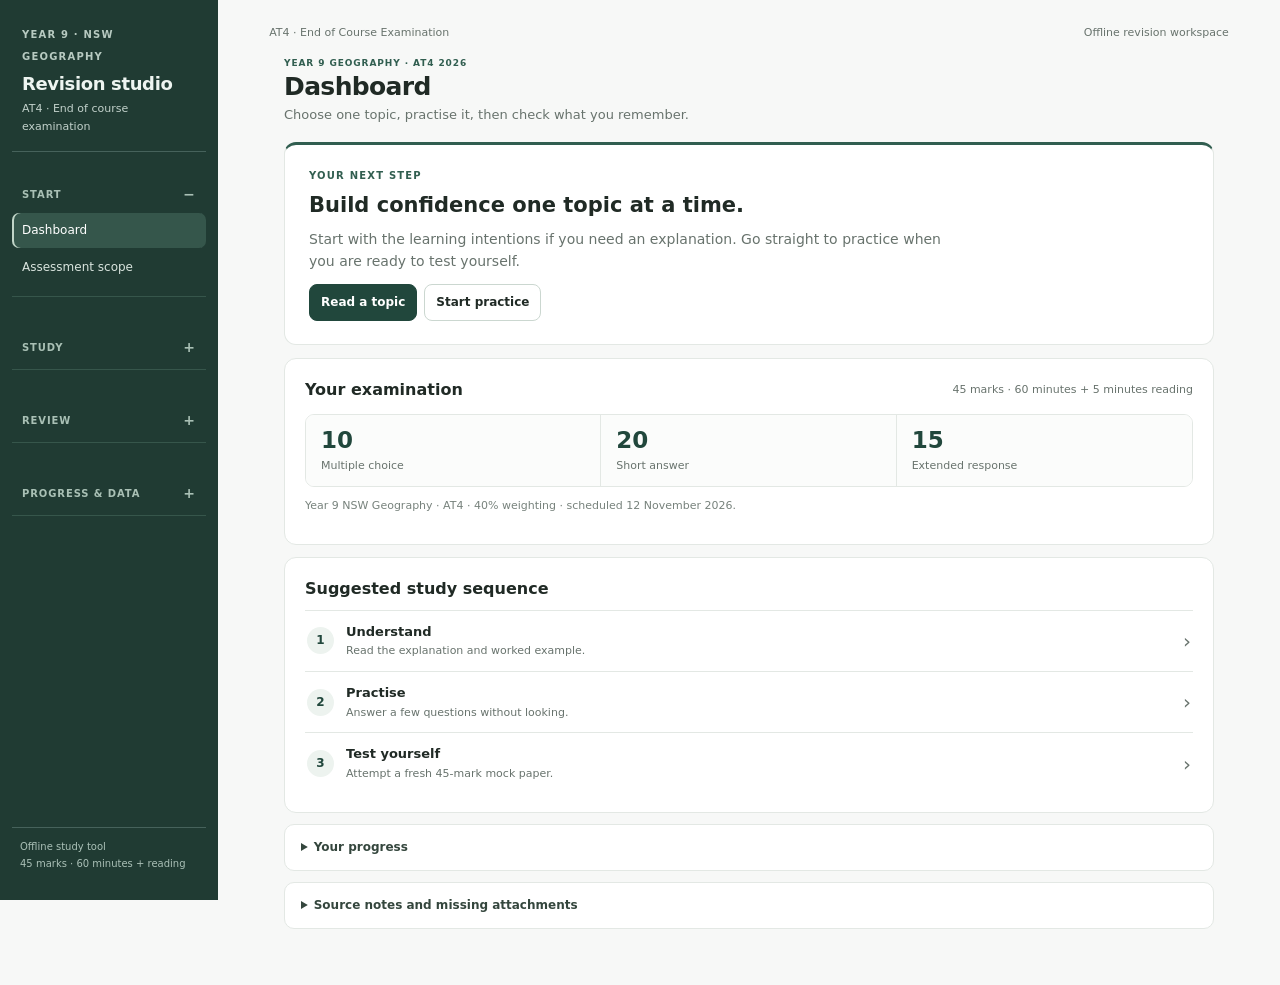
<file: Year9_Geography_AT4_Revision_Studio_Revised.html>
<!doctype html><html lang="en-AU"><head><meta charset="utf-8"><meta name="viewport" content="width=device-width,initial-scale=1"><meta name="theme-color" content="#183e36"><title>Year 9 Geography AT4 · Revision Studio</title>
<style>
:root{--ink:#17231f;--muted:#65746d;--line:#dce4df;--paper:#f3f6f3;--panel:#fff;--green:#183e36;--green2:#245c4f;--soft:#e8f0ec;--blue:#eaf1f6;--amber:#fff4dc;--red:#fae9e7;--radius:14px;--shadow:0 4px 18px #162d240d}*{box-sizing:border-box}body{margin:0;background:var(--paper);color:var(--ink);font:15px/1.55 system-ui,-apple-system,BlinkMacSystemFont,"Segoe UI",sans-serif}button,input,select,textarea{font:inherit}button{cursor:pointer}button:disabled{opacity:.45;cursor:not-allowed}.shell{min-height:100vh;display:grid;grid-template-columns:252px minmax(0,1fr)}.sidebar{position:sticky;top:0;height:100vh;overflow:auto;background:var(--green);color:#eef5f1;padding:20px 14px;display:flex;flex-direction:column;gap:16px}.brand{padding:4px 10px 15px;border-bottom:1px solid #46625b}.brand small,.navlabel,.eyebrow,.sourcebadge{font-size:10px;letter-spacing:.12em;text-transform:uppercase;font-weight:800}.brand small{color:#b7cac1}.brand h1{font-size:20px;margin:6px 0 0;line-height:1.2}.brand p{font-size:12px;color:#c3d2cc;margin:6px 0 0}.navgroup{display:grid;gap:4px}.navlabel{padding:4px 10px;color:#9eb6ad}.navbtn{border:0;background:transparent;color:#d4e1db;text-align:left;border-radius:9px;padding:9px 10px;font-size:13px;display:flex;gap:9px;align-items:center}.navbtn:hover,.navbtn.active{background:#2b534a;color:white}.navbtn.active{box-shadow:inset 3px 0 #b4d0c4}.navdot{width:6px;height:6px;border-radius:50%;background:#83a99a;flex:none}.sidefoot{margin-top:auto;padding:10px;border-top:1px solid #46625b;color:#aac0b7;font-size:11px}.main{min-width:0;padding:26px clamp(14px,3vw,42px) 50px}.topline{display:flex;justify-content:space-between;gap:10px;margin-bottom:18px;color:var(--muted);font-size:12px}.page{max-width:1250px;margin:auto}.pagehead{margin-bottom:20px}.eyebrow{color:var(--green2)}.pagehead h2{font-size:28px;line-height:1.18;letter-spacing:-.03em;margin:5px 0 7px}.pagehead p{max-width:820px;color:var(--muted);margin:0}.panel,.card{padding:19px;background:var(--panel);border:1px solid var(--line);border-radius:var(--radius);box-shadow:var(--shadow)}.panel h3,.card h3{margin:0 0 10px;font-size:17px}.panel h4{font-size:14px;margin:14px 0 6px}.grid{display:grid;gap:15px}.two{grid-template-columns:repeat(2,minmax(0,1fr))}.three{grid-template-columns:repeat(3,minmax(0,1fr))}.four{grid-template-columns:repeat(4,minmax(0,1fr))}.stat{background:white;border:1px solid var(--line);border-radius:12px;padding:17px}.stat strong{display:block;font-size:28px;line-height:1.2}.stat span{color:var(--muted);font-size:12px}.hero{background:var(--green);color:#f3f8f5;border-radius:17px;padding:25px;margin-bottom:16px}.hero .eyebrow{color:#bad2c8}.hero h2{font-size:29px;line-height:1.15;margin:8px 0}.hero p{color:#d9e7e0;max-width:760px;margin:0 0 15px}.btn{border:1px solid #cbd7d0;background:#fff;color:var(--ink);border-radius:9px;padding:9px 13px;font-size:13px;font-weight:650;display:inline-flex;align-items:center;justify-content:center;gap:7px}.btn:hover{background:#f3f7f4;border-color:#97b1a4}.btn.primary{background:var(--green);border-color:var(--green);color:#fff}.btn.primary:hover{background:var(--green2)}.btn.subtle{background:var(--soft);border-color:var(--soft);color:var(--green)}.btn.danger{color:#96372e;border-color:#e5b9b2}.hero .btn{color:#f4f8f6;background:transparent;border-color:#769188}.hero .btn.primary{background:#e6f0eb;color:#173a34;border-color:#e6f0eb}.btnrow{display:flex;flex-wrap:wrap;gap:8px;margin-top:13px}.pill{display:inline-block;padding:4px 9px;border-radius:99px;background:var(--soft);color:var(--green);font-size:11px;font-weight:750}.pill.blue{background:var(--blue);color:#315c78}.pill.amber{background:var(--amber);color:#7a5412}.pill.red{background:var(--red);color:#8b2e25}.progress{height:8px;background:#e8eeea;border-radius:99px;overflow:hidden}.progress span{display:block;height:100%;background:#43806d}.list{display:grid;gap:9px}.listitem,.modulecard{background:#fff;border:1px solid var(--line);border-radius:10px;padding:12px 14px}.listitem p,.modulecard p{font-size:13px;color:var(--muted);margin:4px 0}.modulelist{display:grid;grid-template-columns:repeat(2,minmax(0,1fr));gap:10px}.modulecard h3{margin:4px 0;font-size:15px}.sourcebadge{color:#547166;font-size:10px}.field{display:grid;gap:5px;margin:9px 0}.field label{font-size:12px;font-weight:750;color:#3a4b43}.field input,.field select,.field textarea,.text{width:100%;border:1px solid #cbd7d0;border-radius:9px;background:#fff;padding:10px 11px;color:var(--ink)}textarea{min-height:105px;resize:vertical}.toolbar{display:flex;flex-wrap:wrap;gap:10px;align-items:end;margin-bottom:14px}.toolbar .field{margin:0;min-width:155px;flex:1}.two .field{min-width:0}.definition{display:grid;grid-template-columns:170px 1fr;gap:13px;border-bottom:1px solid #edf1ee;padding:9px 0}.definition:last-child{border:0}.definition strong{font-size:13px}.definition p{margin:0;font-size:13px;color:#475850}.note,.info,.warning{padding:12px 14px;border-radius:9px;margin:10px 0}.note{background:#f3f7f4;border-left:3px solid #5c907b}.info{background:var(--blue);border:1px solid #cbdce8;color:#31546a}.warning{background:var(--amber);border:1px solid #f0d9a7;color:#765116}.question{font-size:18px;line-height:1.4;margin:12px 0 16px}.option{display:flex;gap:10px;padding:11px 12px;border:1px solid var(--line);border-radius:10px;margin:8px 0;cursor:pointer}.option:hover{background:#f8faf8}.option input{margin-top:4px}.feedback{padding:14px;border-radius:10px;margin-top:14px}.good{background:#e8f4ed;border:1px solid #c7e1d1}.bad{background:#fbefed;border:1px solid #eccbc6}.criterion{display:flex;gap:10px;align-items:flex-start;border:1px solid var(--line);padding:10px;border-radius:9px;margin:7px 0;font-size:13px}.criterion input{margin-top:3px}.answerbox{border:1px solid var(--line);background:#fafcfb;border-radius:10px;padding:12px;margin-top:10px}.hidden{display:none!important}.empty{padding:25px;text-align:center;border:1px dashed #bfcec5;border-radius:12px;color:var(--muted)}.flashcard{min-height:230px;border:1px solid var(--line);border-radius:16px;background:white;display:grid;place-items:center;text-align:center;padding:30px;cursor:pointer;box-shadow:var(--shadow)}.flashcard .front{font-size:22px;font-weight:750;max-width:720px}.flashcard .back{font-size:16px;max-width:720px}.ratingrow{display:flex;gap:8px;flex-wrap:wrap;justify-content:center;margin:14px}.cornellslot{border:1px solid var(--line);border-radius:10px;padding:12px;background:white}.sample{background:#f5f8f6;border-radius:8px;padding:10px;margin-top:8px;font-size:13px}.table{width:100%;border-collapse:collapse}.table th,.table td{text-align:left;padding:10px;border-bottom:1px solid var(--line);font-size:13px;vertical-align:top}.table th{font-size:11px;text-transform:uppercase;color:var(--muted)}.questionnav{display:flex;flex-wrap:wrap;gap:6px;margin:10px 0}.jump{width:34px;height:34px;border:1px solid var(--line);background:white;border-radius:8px;font-size:12px}.jump.active{background:var(--green);color:white}.jump.done{box-shadow:inset 0 -3px #78a68f}.jump.flag{border-color:#c58a2a}.examquestion{border:1px solid var(--line);border-radius:12px;padding:16px;margin:12px 0;background:white}.timer{font-size:20px;font-weight:800;font-variant-numeric:tabular-nums}.toast,.storagewarning{padding:10px 14px;border-radius:9px;margin-bottom:12px}.toast{background:var(--green);color:white}.storagewarning{background:var(--amber);color:#745316;font-size:12px}.footnote{font-size:11px;color:var(--muted);margin-top:10px}details{margin:8px 0}summary{cursor:pointer;font-weight:700}.sourceitem{border-bottom:1px solid var(--line);padding:12px 0}.sourceitem:last-child{border:0}
.imported-stimulus{margin:12px 0 16px;background:#f9fbfa;border:1px solid var(--line);border-radius:11px;padding:12px;overflow:hidden}
.imported-stimulus h4{margin:0 0 6px;font-size:14px;color:var(--green)}
.imported-stimulus p{font-size:13px;color:#43534b;margin:6px 0 10px}
.imported-stimulus-figure{margin:8px 0 2px}
.imported-stimulus-figure img{display:block;width:100%;height:auto;max-height:520px;object-fit:contain;background:white;border:1px solid #e2e9e4;border-radius:8px}
.imported-stimulus-figure figcaption{font-size:11px;color:var(--muted);padding-top:5px}
.imported-stimulus-table{overflow-x:auto;margin-top:8px}
.exam-stimulus-slot:empty{display:none}
:focus-visible{outline:3px solid #a6c7b7;outline-offset:2px}@media(max-width:920px){.shell{grid-template-columns:220px minmax(0,1fr)}.four{grid-template-columns:repeat(2,1fr)}.main{padding:18px}}@media(max-width:680px){.shell{display:block}.sidebar{position:relative;height:auto;padding:12px;overflow:visible}.brand{padding:3px 8px 10px}.brand h1{font-size:17px}.sidebar .navgroup{display:flex;flex-wrap:wrap;gap:4px}.navlabel{width:100%;padding:4px 7px}.navbtn{padding:7px 9px;font-size:11px}.navdot,.sidefoot{display:none}.main{padding:14px 11px 32px}.topline{margin-bottom:12px}.pagehead h2{font-size:24px}.two,.three,.four,.modulelist{grid-template-columns:1fr}.definition{grid-template-columns:1fr;gap:3px}.panel{padding:14px}.hero{padding:19px}.hero h2{font-size:25px}.toolbar .field{min-width:100%}}@media(prefers-reduced-motion:reduce){html{scroll-behavior:auto}*,*::before,*::after{animation-duration:.01ms!important;transition-duration:.01ms!important}}
</style><style id="simplified-interface">
:root{--paper:#f7f8f7;--panel:#fff;--ink:#202a25;--muted:#68736d;--line:#e3e8e4;--green:#21473c;--green2:#315e50;--soft:#edf3ef;--radius:12px;--shadow:none}
body{font-size:14px;line-height:1.6;background:var(--paper)}
.shell{grid-template-columns:218px minmax(0,1fr)}
.sidebar{padding:18px 12px;gap:14px;background:#203b33}
.brand h1{font-size:18px;font-weight:650;letter-spacing:-.02em}
.brand p{font-size:11px}
.navgroup{display:block;border-bottom:1px solid #36564b;padding:5px 0}
.navgroup>summary{list-style:none;cursor:pointer;padding:8px 10px;color:#a9c0b5;font-size:10px;letter-spacing:.09em}
.navgroup>summary::-webkit-details-marker{display:none}
.navgroup>summary::after{content:'+';float:right;font-size:14px;line-height:1}
.navgroup[open]>summary::after{content:'−'}
.navitems{display:grid;gap:2px;padding:2px 0 6px}
.navbtn{padding:8px 10px;font-size:12px;border-radius:7px;color:#d9e4de}
.navbtn.active{background:#35564b;box-shadow:inset 2px 0 #c1d5c8}
.navdot{display:none}
.sidefoot{font-size:10px;line-height:1.7;padding:10px 8px}
.main{padding:24px clamp(16px,4vw,52px) 48px}
.page{max-width:930px}
.pagehead{margin-bottom:16px}
.pagehead .eyebrow{font-size:9px;letter-spacing:.1em}
.pagehead h2{font-size:25px;font-weight:650;letter-spacing:-.025em;margin:2px 0 4px}
.pagehead p{font-size:13px;color:var(--muted);max-width:720px}
.panel,.card{padding:18px 20px;border:1px solid var(--line);border-radius:12px;box-shadow:none}
.panel h3,.card h3{font-size:16px;font-weight:650;margin-bottom:8px}
.panel h4{font-size:13px;margin:13px 0 5px}
.grid{gap:12px}
.btn{font-size:12px;padding:8px 11px;border-radius:8px;font-weight:600}
.btnrow{gap:7px;margin-top:11px}
.hero{padding:20px;margin-bottom:12px;border-radius:12px}
.hero h2{font-size:24px}
.hero p{font-size:13px}
.stat{padding:12px;border-radius:9px;box-shadow:none}
.stat strong{font-size:22px}
.stat span{font-size:11px}
.footnote{font-size:11px;color:#77827c}
.topline{font-size:11px;margin-bottom:14px}
.welcome{padding:23px 24px;margin-bottom:13px;border-top:3px solid var(--green2)}
.welcome h3{font-size:21px;margin:5px 0}
.welcome p{max-width:640px;color:var(--muted);margin:0}
.section-title,.rowline{display:flex;justify-content:space-between;align-items:center;gap:10px;flex-wrap:wrap}
.section-title h3{margin:0}
.section-title>span,.rowline>span:last-child{font-size:11px;color:var(--muted)}
.mark-strip{display:grid;grid-template-columns:repeat(3,minmax(0,1fr));gap:0;margin-top:12px;border:1px solid var(--line);border-radius:9px;overflow:hidden}
.mark-strip>div{padding:12px 15px;background:#fbfcfb;border-right:1px solid var(--line)}
.mark-strip>div:last-child{border-right:0}
.mark-strip strong{display:block;font-size:23px;line-height:1.15;font-weight:650;color:var(--green)}
.mark-strip span{display:block;margin-top:3px;font-size:11px;color:var(--muted)}
.assessment-quick,.start-sequence{margin-top:12px}
.step-link{width:100%;display:flex;align-items:center;gap:12px;text-align:left;padding:11px 2px;border:0;border-top:1px solid var(--line);background:transparent;color:var(--ink)}
.step-link:first-of-type{margin-top:4px}
.step-link:hover{background:#fafcfb}
.step-number{display:grid;place-items:center;width:27px;height:27px;border-radius:50%;background:var(--soft);color:var(--green);font-weight:700;font-size:12px;flex:none}
.step-link strong,.step-link small{display:block}
.step-link strong{font-size:13px}
.step-link small{font-size:11px;color:var(--muted)}
.step-arrow{margin-left:auto;color:var(--muted);font-size:20px}
.optional-panel{margin-top:11px;padding:13px 16px;border:1px solid var(--line);border-radius:10px;background:#fff}
.optional-panel>summary,.panel details>summary{font-size:12px;color:#34463d;cursor:pointer;font-weight:650}
.optional-panel[open]{padding-bottom:16px}
.progress-summary{display:grid;grid-template-columns:repeat(4,minmax(0,1fr));gap:8px;margin-top:12px}
.progress-summary .stat{background:#f9fbf9}
.topic-scope{margin-top:12px}
.topic-scope details{border-top:1px solid var(--line);padding:12px 2px;margin:0}
.topic-scope details:first-of-type{margin-top:5px}
.topic-scope details p{font-size:13px;margin:9px 0 0;color:#4d5c54}
.topic-scope details>summary{font-size:13px}
.sourceitem{padding:10px 0}
.sourceitem p{font-size:12px;color:#59675f;margin:3px 0}
.toolbar{gap:12px;margin-bottom:10px}
.toolbar .field{min-width:180px}
.field{gap:4px;margin:8px 0}
.field label{font-size:11px;color:#536159}
.field input,.field select,.field textarea,.text{border-color:#d8e0da;border-radius:8px;padding:9px 10px;font-size:13px}
textarea{min-height:95px}
.intention-picker{margin-bottom:12px}
.intention-picker .toolbar{display:grid;grid-template-columns:1fr 1fr}
.intent-browser{border-top:1px solid var(--line);padding-top:10px;margin-top:5px}
.intent-browser summary{font-size:12px;color:var(--green2)}
.intent-list{display:grid;grid-template-columns:repeat(2,minmax(0,1fr));gap:5px;margin-top:10px;max-height:330px;overflow:auto;padding-right:4px}
.intent-choice{display:flex;flex-direction:column;align-items:flex-start;gap:2px;text-align:left;border:1px solid var(--line);background:#fff;border-radius:8px;padding:9px 10px;color:var(--ink)}
.intent-choice:hover,.intent-choice.selected{border-color:#9cb6a8;background:#f5f9f6}
.intent-choice span{font-size:9px;text-transform:uppercase;letter-spacing:.06em;color:var(--muted)}
.intent-choice strong{font-size:11px;font-weight:600}
.lesson-panel h3{font-size:20px;margin:4px 0 5px}
.lesson-objective{font-size:14px;color:#526159;margin:0 0 14px}
.lesson-panel>p:not(.lesson-objective){max-width:790px}
.lesson-panel>details,.tutor-lesson>details{border-top:1px solid var(--line);padding:10px 0;margin:0}
.lesson-panel>details>summary,.tutor-lesson>details>summary{font-size:12px}
.lesson-panel .definition{padding:8px 0}
.lesson-panel .definition p{font-size:12px}
.self-check{margin-top:12px;padding:12px 14px;background:#f7faf8;border-radius:9px}
.self-check>strong{font-size:12px;color:var(--green)}
.self-check p{margin:5px 0;font-size:13px}
.self-check details{margin-top:6px}
.lesson-actions{margin-top:12px!important}
.practice-controls{margin-bottom:12px}
.primary-filters{display:grid;grid-template-columns:1fr 1fr;margin-bottom:6px}
.primary-filters .field{min-width:0}
.advanced-filters{border-top:1px solid var(--line);padding-top:9px}
.advanced-filters .toolbar{margin-top:9px}
.text-link{border:0;background:none;padding:0;color:var(--green2);text-decoration:underline;text-underline-offset:2px;font-size:11px;cursor:pointer}
.question-panel{padding:21px 23px}
.question-meta{display:flex;justify-content:space-between;gap:8px;align-items:center;color:var(--muted);font-size:11px}
.question{font-size:17px;line-height:1.45;margin:14px 0}
.option{padding:10px 12px;font-size:13px}
.answer-reveal{border-top:1px solid var(--line);padding-top:10px;margin-top:10px}
.answer-reveal summary{font-size:12px}
.cornell-tools{display:flex;gap:7px;flex-wrap:wrap;margin:10px 0}
.cornell-slots{display:grid;grid-template-columns:1fr;gap:7px;margin-top:10px}
.cornellslot{padding:0 12px;border:1px solid var(--line);border-radius:9px;background:#fff}
.cornellslot>summary{display:flex;align-items:center;gap:10px;list-style:none;padding:12px 0}
.cornellslot>summary::-webkit-details-marker{display:none}
.cornellslot>summary span{font-size:10px;color:var(--muted);font-variant-numeric:tabular-nums}
.cornellslot[open]>summary{border-bottom:1px solid var(--line)}
.cornellslot .field{margin:10px 0}
.flash-workspace{max-width:760px;margin:0 auto}
.flash-controls{display:grid;grid-template-columns:1fr 1fr;gap:12px}
.flash-controls .field{margin:0}
.flash-position{padding:7px 0 11px}
.flashcard{min-height:230px;box-shadow:none;border-radius:12px;background:#fbfcfb;padding:30px 22px}
.flashcard .front{font-size:20px;font-weight:650;line-height:1.4}
.flashcard .back{font-size:14px;line-height:1.6}
.ratingrow{margin:13px 0 7px}
.flash-navigation{justify-content:center}
.deck-options{border-top:1px solid var(--line);padding-top:9px;margin-top:14px}
.exam-list{padding:2px 18px}
.exam-row{display:flex;justify-content:space-between;align-items:center;gap:20px;padding:16px 2px;border-bottom:1px solid var(--line)}
.exam-row:last-child{border-bottom:0}
.exam-row h3{margin:3px 0}
.exam-row p{margin:0;color:var(--muted);font-size:12px}
.exam-row .btn{flex:none}
.correction-list{margin-top:10px}
.correction-item{border-top:1px solid var(--line);padding:11px 2px;margin:0}
.correction-item>summary{display:flex;flex-direction:column;gap:3px;list-style:none}
.correction-item>summary::-webkit-details-marker{display:none}
.correction-item>summary span{font-size:9px;letter-spacing:.07em;text-transform:uppercase;color:var(--muted)}
.correction-item>summary strong{font-size:13px;font-weight:600}
.correction-item>p{font-size:12px}
.correction-item .btnrow{margin:8px 0}
.tutor-setup .field{max-width:600px}
.confirm-issue{display:flex;justify-content:space-between;align-items:center;gap:15px;padding-top:12px;margin-top:10px;border-top:1px solid var(--line)}
.confirm-issue h3{margin:4px 0}
.confirm-issue p{font-size:12px;color:var(--muted);margin:0}
.confirm-issue .btn{flex:none}
.tutor-lesson{margin-top:12px}
.backup-panel{margin-top:12px}
.backup-panel details{border-top:1px solid var(--line);padding:11px 0;margin-top:11px}
.backup-panel details details{margin:8px 0 0;padding:8px 0}
.table th,.table td{padding:8px;font-size:12px}
.info,.note,.warning{font-size:12px}
@media(max-width:900px){.shell{grid-template-columns:190px minmax(0,1fr)}.main{padding:18px}.progress-summary{grid-template-columns:repeat(2,1fr)}}
@media(max-width:680px){.shell{display:block}.sidebar{position:relative;height:auto;padding:10px 12px;overflow:visible}.brand{padding:3px 7px 9px}.brand h1{font-size:16px}.brand p{font-size:10px}.sidebar .navgroup{display:block;width:100%}.navgroup>summary{padding:7px 8px}.navitems{display:flex;flex-wrap:wrap}.navbtn{padding:6px 8px;font-size:11px}.main{padding:13px 11px 30px}.pagehead h2{font-size:22px}.panel{padding:14px}.welcome{padding:17px}.welcome h3{font-size:18px}.mark-strip>div{padding:10px 8px}.mark-strip strong{font-size:20px}.mark-strip span{font-size:10px}.intention-picker .toolbar,.primary-filters,.flash-controls{grid-template-columns:1fr}.intent-list{grid-template-columns:1fr;max-height:280px}.question-panel{padding:15px}.question{font-size:16px}.exam-row{align-items:flex-start;flex-direction:column;gap:8px}.confirm-issue{align-items:flex-start;flex-direction:column}.progress-summary{grid-template-columns:repeat(2,minmax(0,1fr))}.definition{grid-template-columns:1fr;gap:3px}}
@media(prefers-reduced-motion:reduce){*,*::before,*::after{scroll-behavior:auto!important;transition:none!important}}
</style>
</head><body><div id="app"></div><script>
'use strict';
const APP_VERSION=1, STORE_KEY='year9-geography-at4-studio-v1';
const MODULES=[
{id:'MAP',name:'Geographical skills',source:'1.5 Revision Module; AT4 notification',intentions:['map','bearing','gradient','pqea']},
{id:'BIO',name:'Biomes',source:'1.0 Topic Overview; 1.1 The World’s Biomes; 1.2 Changing Biomes; rainforest, grassland and polar case studies',intentions:['biome-distribution','biome-characteristics','biome-change']},
{id:'FOOD',name:'Food production and food security',source:'1.3 Biomes Produce Food; 2.1–2.4; Timor-Leste food-security materials',intentions:['food-production','food-challenges','food-security','food-solutions']},
{id:'URB',name:'Urbanisation',source:'AT3 Urbanisation In-Class Essay and Study Notes; AT4 notification',intentions:['urbanisation','urban-impacts','megacities']},
{id:'MIG',name:'International migration',source:'AT4 notification; migration assignment exports (underlying case-study attachments missing)',intentions:['migration-types','migration-causes','migration-impacts','migration-australia','population-pyramids']}
];
const LI=[
{id:'map',m:'MAP',title:'Read topographic maps and legends',status:'confirmed',objective:'Interpret map conventions and use evidence from a map to describe a place.',definitions:[['Legend','The key that explains the symbols and colours used on a map.'],['Area reference','A reference used to locate a larger grid square, read across then up.'],['Grid reference','A more precise location within a grid square; read eastings first, then northings.'],['Relief','The difference between the highest and lowest point in an area.'],['Aspect','The direction a slope faces; use contour lines to work out which way is downhill.']],method:'Read the map title, scale, north direction and legend first. Locate features using eastings before northings. Use contour spacing and height values to describe relief and slope.',worked:'If a map grid location is requested, move along the eastings first and then northwards. For a slope, closely spaced contour lines indicate a steeper slope than widely spaced lines.',trap:'Reversing the order of a grid reference, or confusing aspect (slope direction) with bearing (direction between two points).',check:'What does a cluster of closely spaced contour lines suggest?',answer:'A steep slope. Closely spaced contours show that elevation changes over a shorter horizontal distance.',cues:['How do you read a grid reference?','What does relief measure?','How can contour spacing show steepness?'],samples:['Read eastings first, then northings.','Relief is highest elevation minus lowest elevation.','Closely spaced contours indicate a steep slope.'],source:'1.5 Revision Module'},
{id:'bearing',m:'MAP',title:'Calculate direction and bearing',status:'confirmed',objective:'Describe direction and express a direction as a three-figure bearing.',definitions:[['Bearing','The direction from one point to another expressed in degrees clockwise from north.'],['North','0° or 360°.'],['South','180°.']],method:'Stand at the starting point and look towards the destination. Bearings are measured clockwise from north and written using three figures (for example, 045°).',worked:'A direction due east is a bearing of 090°. Due south is 180°. Due west is 270°.',trap:'Measuring from the destination, or measuring anticlockwise. Always identify where you are standing.',check:'What is the bearing due west?',answer:'270°.',cues:['From which point is a bearing measured?','Which direction is 180°?','How is a bearing written?'],samples:['From the starting point to the destination.','South.','As a three-figure clockwise angle from north.'],source:'1.5 Revision Module'},
{id:'gradient',m:'MAP',title:'Calculate gradient',status:'confirmed',objective:'Calculate slope gradient as a ratio using consistent units.',definitions:[['Gradient','A measure of how steep a slope is, expressed as a ratio such as 1:20.'],['Height difference','The difference in elevation between two points.']],method:'Find the difference in height and the horizontal distance between the points. Convert both to the same unit. Divide distance by height difference. Express the result as 1:X.',worked:'If two points differ by 40 m in height and are 800 m apart, 800 ÷ 40 = 20, so the gradient is 1:20.',trap:'Using kilometres for distance and metres for height without converting, or reversing the ratio.',check:'A route is 600 m long and rises 30 m. What is its gradient?',answer:'1:20, because 600 ÷ 30 = 20.',cues:['What two measurements are needed?','Why must units match?','What does 1:20 mean?'],samples:['Distance and height difference.','So the ratio compares like units.','For each 1 unit of vertical rise, there are 20 units of horizontal distance.'],source:'1.5 Revision Module'},
{id:'pqea',m:'MAP',title:'Interpret data using PQEA',status:'confirmed',objective:'Use evidence, quantities and explanations to describe spatial patterns and outliers.',definitions:[['PQEA','Pattern, Quantify, Explain, Analyse.'],['Pattern','The overall trend or spatial arrangement in the data.'],['Outlier','A value that is noticeably different from the overall pattern.']],method:'Pattern: identify the trend. Quantify: support it with figures. Explain: give reasons. Analyse: discuss significance or an outlier.',worked:'“Density is highest in the central district (about 8,000 people/km²) and falls towards the outer districts. This may reflect greater access to jobs and services in the centre.”',trap:'Describing a pattern without numbers, or giving a cause without linking it to the data.',check:'Which PQEA step requires figures?',answer:'Quantify.',cues:['What does each PQEA letter stand for?','Why quantify?','What is an outlier?'],samples:['Pattern, Quantify, Explain, Analyse.','Figures make a description precise and evidence-based.','A value noticeably different from the overall pattern.'],source:'1.5 Revision Module; PQEA Population density'},
{id:'biome-distribution',m:'BIO',title:'Explain the distribution of biomes',status:'confirmed',objective:'Describe global biome distribution and explain how climate and physical factors shape it.',definitions:[['Biome','A large ecological region characterised by climate, vegetation and animal life.'],['Latitude','Angular distance north or south of the Equator; it influences solar energy and temperature.'],['Ocean current','A large movement of seawater that can transfer heat and influence coastal climate.'],['Mountain barrier','High relief that can force air to rise, cool and lose moisture, creating different conditions on either side.']],method:'Describe where a biome occurs, then connect its location to temperature, rainfall and physical influences. Latitude affects incoming solar energy; ocean currents can warm or cool adjacent coasts; mountains can create rain-shadow effects.',worked:'A mountain range can force moist air upwards. The air cools and may produce rain on the windward side, while the leeward side can be drier.',trap:'Listing latitude, currents and mountains without explaining how each changes climate.',check:'Why can two places at similar latitude have different rainfall?',answer:'Ocean currents, prevailing winds, relief and mountain barriers can alter moisture and rainfall.',cues:['How does latitude affect climate?','How can a mountain range affect rainfall?','How can an ocean current affect a coastal biome?'],samples:['Latitude influences the angle and intensity of incoming solar energy and therefore temperature.','Rising air cools and may produce rain on the windward side, leaving a drier rain-shadow area.','Warm or cold currents transfer heat and influence coastal temperature and moisture conditions.'],source:'1.1 The World’s Biomes; AT4 notification'},
{id:'biome-characteristics',m:'BIO',title:'Compare biome characteristics',status:'confirmed',objective:'Compare the climate, vegetation and animal life of different biomes.',definitions:[['Vegetation','Plant life in an area.'],['Climate','Long-term patterns of temperature and precipitation.'],['Adaptation','A feature or behaviour that helps an organism survive in its environment.']],method:'Compare temperature, rainfall, seasonal variation, vegetation structure and animal adaptations. Support comparisons with specific characteristics rather than general labels.',worked:'A tropical rainforest is generally warm and wet with dense layered vegetation; a polar biome has very low temperatures, a short growing season and limited vegetation.',trap:'Assuming all biomes at the same latitude are identical or confusing climate with daily weather.',check:'Name two characteristics you could use to compare biomes.',answer:'Any two relevant characteristics such as temperature, rainfall, vegetation or animal adaptations.',cues:['What is a biome?','Which climate variables should be compared?','How do organisms suit their biome?'],samples:['A large ecological region with characteristic climate, vegetation and animal life.','Temperature and precipitation, including seasonal variation.','They have structural or behavioural adaptations to local conditions.'],source:'1.1 The World’s Biomes; rainforest, grassland and polar case studies'},
{id:'biome-change',m:'BIO',title:'Explain changing biomes and human impacts',status:'confirmed',objective:'Explain how natural processes and human activity can change biome conditions.',definitions:[['Land degradation','A decline in the quality or productive capacity of land.'],['Deforestation','Removal of forest cover.'],['Desertification','Land degradation in dry areas, often involving loss of vegetation and soil productivity.']],method:'Identify the pressure, explain the process that changes soil, water or vegetation, then describe ecological and human consequences. Distinguish natural variability from human-caused pressures.',worked:'Removing vegetation can expose soil to erosion. Loss of fertile topsoil can reduce plant growth and agricultural productivity.',trap:'Saying that a biome “disappears” without explaining the process or consequences.',check:'How can clearing vegetation contribute to soil degradation?',answer:'It exposes soil to wind and water erosion and can reduce soil structure and fertility.',cues:['How does deforestation alter a biome?','What is land degradation?','How can erosion affect food production?'],samples:['It removes habitat and changes water, soil and carbon cycles.','A decline in the quality or productive capacity of land.','Loss of fertile topsoil can reduce yields and make land less productive.'],source:'1.2 Changing Biomes; case studies'},
{id:'food-production',m:'FOOD',title:'Explain how biomes produce food',status:'confirmed',objective:'Explain why food production is concentrated in places with suitable environmental conditions.',definitions:[['Food production','Growing crops and raising animals for food.'],['Growing season','The period when conditions allow crops to grow.'],['Irrigation','Artificial supply of water to crops.']],method:'Relate sunlight, water, suitable temperature, soil, landform and length of growing season to the type and amount of food that can be produced.',worked:'The course material describes a pattern in Australia from well-watered coastal areas towards the arid interior. Much of inland Australia receives less than 250 mm of rainfall, so extensive cattle and sheep grazing is common there. Wheat farming is associated with mid-latitude temperate conditions, warm summers, cool winters and about 500 mm annual rainfall.',trap:'Assuming all land in a biome is equally productive; local soil, relief and water access matter.',check:'Name three environmental requirements for crop production.',answer:'Sunlight, water, suitable temperatures, adequate soil and suitable land are relevant examples.',cues:['What does food production need?','How can climate limit crops?','Why does soil matter?'],samples:['Sunlight, water, land area, good soil and suitable climate.','Temperature and rainfall affect crop growth and growing-season length.','Soil provides nutrients, water storage and physical support.'],source:'1.3 Biomes Produce Food'},
{id:'food-challenges',m:'FOOD',title:'Analyse challenges to food production',status:'confirmed',objective:'Explain environmental and human challenges to food production and assess their effects.',definitions:[['Water scarcity','Insufficient available water to meet demand.'],['Soil salinity','Accumulation of salts in soil that can limit plant growth.'],['Competing land use','Different activities competing for the same land, such as agriculture, urban expansion or biofuel production.'],['Land degradation','Declining land quality and productive capacity.']],method:'Name the challenge, explain how it changes water/soil/land or growing conditions, then connect this to crop yields and food supply. Consider scale and whether effects are short- or long-term.',worked:'Water scarcity limits irrigation and plant growth, potentially reducing yields. Pollution can make water unsafe or unsuitable for irrigation.',trap:'Confusing challenges to producing food with unequal access to food; they are connected but not identical.',check:'How can urban expansion challenge food production?',answer:'It can convert agricultural land to housing, roads and other urban uses, reducing land available for farming.',cues:['How does water scarcity affect yields?','What is competing land use?','How can climate change affect production?'],samples:['It limits water available to crops and livestock and may reduce yields.','Different activities compete for a finite area of land.','Changing temperature, rainfall and extreme events can alter growing seasons and damage crops.'],source:'2.2 Challenges to Food Production'},
{id:'food-security',m:'FOOD',title:'Explain food security and food insecurity',status:'confirmed',objective:'Define food security and distinguish food production from access to sufficient nutritious food.',definitions:[['Food security','Exists when all people, at all times, have physical and economic access to enough safe and nutritious food to meet dietary needs and food preferences for an active and healthy lifestyle.'],['Food insecurity','A situation where people do not have reliable access to sufficient safe and nutritious food.'],['Physical access','Whether food is available and can be reached.'],['Economic access','Whether people can afford food.']],method:'Use the four linked ideas in the course definition: all people, at all times, physical and economic access, enough safe and nutritious food. Your course’s Global Food Security Index (2018) map draws on a range of 12 indicators, including affordability, accessibility, nutritional value, food safety and nutritional/health status. High-rated countries may produce a surplus for export or afford to import food needs (Singapore is the class example). Describe the map pattern and compare countries only with evidence visible in the supplied map.',worked:'A country can produce enough food overall yet still experience food insecurity if some households cannot afford it or cannot physically access it. The class material explains that food availability at national level is not enough if food produced in one region is not accessible to people elsewhere.',trap:'Equating food security with total national production alone.',check:'Can food insecurity occur when food exists in a country?',answer:'Yes. People may lack economic or physical access even when food is available nationally.',cues:['State the course definition of food security.','How is availability different from access?','Why is food security more than total production?'],samples:['All people, at all times, have physical and economic access to enough safe and nutritious food for an active and healthy lifestyle.','Availability concerns whether food exists; access concerns whether people can obtain it.','Distribution, affordability, safety and nutrition also matter.'],source:'2.3 Food Security; FAO definition reproduced in class material'},
{id:'food-solutions',m:'FOOD',title:'Assess strategies for future food production',status:'inferred',objective:'Compare ways to improve food security while considering sustainability and trade-offs.',definitions:[['Sustainable production','Producing food while limiting long-term environmental damage and maintaining productive capacity.'],['Food waste','Food intended for consumption that is lost or discarded.']],method:'Compare the strategy with the problem it addresses. The supplied materials include regenerative farming (crop rotation, soil restoration and reduced chemical use), vertical farming, seawater rice in China, Sundrop Farms at Port Augusta and the Svalbard Global Seed Vault. Explain how the innovation may improve yields, resource efficiency or resilience, then assess cost, scale, access and environmental trade-offs.',worked:'Sundrop Farms at Port Augusta uses sunlight and seawater in a hot, arid region. Mirrors concentrate solar energy; the collected heat supports electricity and greenhouse systems and desalination. The course material states it can produce up to 1 million litres of fresh water a day for irrigation. Vertical farming uses stacked indoor systems; seawater rice in China is presented as an innovation for salty and degraded soils.',trap:'Calling a strategy sustainable without explaining why or identifying a limitation.',check:'Give one reason reducing food waste could improve food security.',answer:'It can increase the amount of edible food available and reduce pressure on land, water and other resources.',cues:['How can technology change food production?','Why reduce food waste?','What makes a strategy sustainable?'],samples:['Technology can improve yields or allow food to be grown under different conditions, but costs and access matter.','Less edible food is lost, improving effective supply and reducing wasted resources.','It meets needs while protecting environmental resources and productive capacity over time.'],source:'2.4 Future of Food Production; Seawater Rice material'},
{id:'urbanisation',m:'URB',title:'Explain urbanisation and rural–urban differences',status:'confirmed',objective:'Define urbanisation and compare urban and rural settlement characteristics.',definitions:[['Urbanisation','An increase in the proportion of a population living in urban areas.'],['Urban area','A built-up settlement with relatively high population concentration and services.'],['Rural area','An area outside major urban settlements, often with lower population density and more land-based activities.'],['Population density','The number of people living per unit of area.'],['Population distribution','The way people are spread across a place.']],method:'Distinguish urbanisation (a changing proportion) from urban growth (an increase in the number or size of urban residents/areas). Compare density, services, land use and employment.',worked:'If the urban share rises from 50% to 60%, urbanisation has occurred even if the total population has also changed.',trap:'Defining urbanisation as simply “cities getting bigger”.',check:'What does population density measure?',answer:'The number of people per unit of area, often people per square kilometre.',cues:['Define urbanisation.','How are density and distribution different?','Give two urban–rural differences.'],samples:['An increase in the proportion of a population living in urban areas.','Density is people per area; distribution is where people are located.','Urban areas generally have higher density and more concentrated services and built infrastructure.'],source:'AT3 Urbanisation In-Class Essay and Study Notes'},
{id:'urban-impacts',m:'URB',title:'Analyse impacts of urbanisation',status:'confirmed',objective:'Explain positive and negative social, economic and environmental impacts of urbanisation.',definitions:[['Infrastructure','Basic physical and organisational structures needed for a settlement, such as transport, water and energy systems.'],['Informal settlement / slum','A settlement where residents may experience insecure housing, inadequate services and overcrowding; definitions vary by context.']],method:'Organise impacts into social, economic and environmental categories. Explain the cause-and-effect link and consider who experiences the impact. Use a named city only where you have reliable evidence.',worked:'Rapid population growth can increase demand for housing and transport. If services do not expand at the same rate, congestion and pressure on infrastructure may increase.',trap:'Listing problems without explaining why they occur, or assuming every urban resident experiences the same effects.',check:'Explain one way urbanisation can create pressure on infrastructure.',answer:'Population growth can increase demand for water, transport, housing and waste services faster than infrastructure capacity expands.',cues:['Give one positive and one negative urban impact.','How can rapid growth create informal settlements?','Why do impacts vary between groups?'],samples:['Positive: access to jobs and services; negative: congestion, pollution or housing pressure.','If affordable formal housing and services do not keep pace with population growth, informal housing may expand.','Income, location, planning, infrastructure and access to services differ.'],source:'AT3 Urbanisation In-Class Essay and Study Notes'},
{id:'megacities',m:'URB',title:'Describe megacities and locational patterns',status:'inferred',objective:'Describe megacities and explain factors influencing their location and growth.',definitions:[['Megacity','A city with a population of 10 million or more (common international threshold).'],['Locational pattern','The spatial arrangement of places or features.']],method:'Identify where megacities are concentrated and link location/growth to employment, transport, trade, services, migration and natural increase. Check the definition used by the question or source.',worked:'A city can grow as people move for work and education while natural increase also adds to its population.',trap:'Treating every large city as a megacity; use the population threshold stated by the source.',check:'What population threshold is commonly used for a megacity?',answer:'10 million or more people.',cues:['What is a megacity?','What can attract people to a city?','How could you describe a locational pattern?'],samples:['A city with 10 million or more residents.','Employment, education, healthcare, transport, trade and services.','State where the cities cluster and support the pattern with examples or data.'],source:'AT3 study notes; definition labelled as a general study convention'},
{id:'migration-types',m:'MIG',title:'Define migration and distinguish types',status:'confirmed',objective:'Define migration and distinguish internal/international, voluntary/forced and relevant migrant categories.',definitions:[['Migration','Movement of people from one place of usual residence to another, often with an intention to stay for a period of time.'],['International migration','Movement across an international border to live in another country.'],['Voluntary migration','Migration where people make a choice to move, although choices may be constrained.'],['Forced migration','Movement in which people are compelled to leave because of threats or serious pressures.'],['Refugee','A person who meets the applicable legal definition of needing protection because of persecution or serious threats.'],['Asylum seeker','A person seeking international protection whose claim has not yet been finally determined.']],method:'Classify the movement by border crossed, reason and degree of choice. Avoid treating refugees and asylum seekers as interchangeable.',worked:'A person moving from one Australian state to another is an internal migrant. A person moving from one country to another is an international migrant.',trap:'Assuming every person who crosses a border is a refugee, or that an asylum seeker has already been recognised as a refugee.',check:'What is the key difference between a refugee and an asylum seeker?',answer:'An asylum seeker has requested protection and is awaiting determination; a refugee has been recognised as meeting the applicable protection definition.',cues:['Define international migration.','Distinguish voluntary and forced migration.','Distinguish refugee and asylum seeker.'],samples:['Movement across an international border to live in another country.','Voluntary movement involves choice; forced movement is compelled by threats or serious pressures.','An asylum seeker is awaiting assessment of a protection claim; a refugee meets the relevant protection definition.'],source:'AT4 notification; detailed migration guide absent from archive'},
{id:'migration-causes',m:'MIG',title:'Explain push and pull factors',status:'inferred',objective:'Explain why people migrate by linking push and pull factors to decisions and circumstances.',definitions:[['Push factor','A condition that encourages or compels people to leave a place.'],['Pull factor','A condition that attracts people to a destination.'],['Skilled migration','Migration involving people selected or recruited for particular qualifications, occupations or experience.']],method:'Identify a factor, classify it as push or pull, then explain how it influences a decision. Factors can be economic, social, political, environmental or related to safety.',worked:'Limited employment may push a person to leave, while access to work and education may pull them towards another country.',trap:'Listing a factor without explaining how it affects migration, or assuming all people have the same ability to move.',check:'Is access to a job in the destination generally a push or pull factor?',answer:'A pull factor.',cues:['What is a push factor?','What is a pull factor?','Give one economic and one safety-related factor.'],samples:['A condition that encourages or compels people to leave.','A condition that attracts people to a destination.','Economic: employment opportunities. Safety: conflict or persecution may push people to leave.'],source:'AT4 notification; explanatory detail inferred because migration guide was absent'},
{id:'migration-impacts',m:'MIG',title:'Assess impacts on host and origin countries',status:'confirmed',objective:'Compare positive and negative social, economic and demographic effects in origin and host countries.',definitions:[['Origin country','The country from which a migrant leaves.'],['Host country','The country to which a migrant moves.'],['Brain drain','Loss of skilled or educated people from an origin country.'],['Remittances','Money migrants send to people in their origin country.']],method:'Separate origin and host country effects. Consider labour supply, skills, services, population structure, remittances, family separation and cultural change. Acknowledge that effects depend on context and policy.',worked:'Skilled migration can fill labour shortages in a host country. The origin country may benefit from remittances but lose trained workers if many leave.',trap:'Saying migration is entirely positive or negative; assess both sides and identify who benefits or loses.',check:'What is one possible benefit and one possible cost for an origin country?',answer:'Benefit: remittances or reduced unemployment pressure. Cost: loss of skilled workers or family separation.',cues:['Give a host-country benefit.','Give an origin-country cost.','How can remittances affect origin countries?'],samples:['It can fill skill shortages, support the workforce and add to cultural diversity.','It can lose trained workers, experience family separation or lose working-age population.','They can support household income, education and local spending.'],source:'AT4 notification; effects elaborated as study explanations'},
{id:'migration-australia',m:'MIG',title:'Explain skilled migration and Australia’s points-based system',status:'confirmed',objective:'Explain the general purpose of skilled migration selection and the points-based approach identified in the task notification.',definitions:[['Skilled migration','Movement of workers selected for qualifications, experience or skills sought by a destination country.'],['Points-based selection','A system that assigns points to specified applicant characteristics to help assess eligibility or rank applicants for certain visa pathways.']],method:'Explain the policy purpose, then describe the kinds of applicant characteristics that may be assessed. Use the exact factors and thresholds supplied by your teacher or current official materials; they can change.',worked:'A points-based approach is intended to identify applicants whose skills and characteristics align with labour-market or migration priorities.',trap:'Memorising an outdated points threshold or claiming every Australian visa uses the same points test.',check:'Why might a destination country use skilled migration?',answer:'To address skill shortages, support economic activity and attract workers with needed qualifications or experience.',cues:['What is skilled migration?','What is the purpose of a points-based approach?','Why should thresholds be checked against current material?'],samples:['Migration of people selected for needed skills, qualifications or experience.','It provides a structured way to assess specified characteristics for certain pathways.','Visa rules and points criteria can change and do not apply identically to every visa.'],source:'AT4 notification; detailed Australia migration guide missing'},
{id:'population-pyramids',m:'MIG',title:'Interpret population pyramids and migration',status:'confirmed',objective:'Compare population pyramid shapes and explain how migration can change population structure.',definitions:[['Population pyramid','A graph showing the age and sex structure of a population.'],['Dependency ratio','A measure comparing age groups commonly considered dependent with working-age groups; exact age bands depend on the source.']],method:'Read axes and age bands, compare base/middle/top, identify bulges or gaps, and connect the shape to birth rates, life expectancy, mortality and migration. Migration can affect working-age and other age groups.',worked:'Many LEDCs are commonly represented by a broader base and younger population, often associated with higher birth rates. Many MEDCs are commonly represented by a narrower base and relatively older age groups, often associated with lower birth rates and longer life expectancy. An influx of working-age migrants may widen the working-age bands. These are broad generalisations, not rules for every country.',trap:'Assuming every wide base means the same thing as a wide middle; describe the actual age bands.',check:'How could an influx of working-age migrants change a population pyramid?',answer:'It may widen the age bands where those migrants are represented, often in the working-age middle.',cues:['What does the base of a pyramid show?','How might LEDC and MEDC pyramids differ?','How can migration alter shape?'],samples:['The youngest age groups and recent birth patterns.','Many LEDCs have a broader base and younger structure; many MEDCs have a narrower base and relatively older population, as a general pattern.','It can add people to particular age and sex bands, changing the pyramid’s shape.'],source:'AT4 notification; detailed pyramid examples not present in archive'}
];
function mc(id,m,stem,opts,ans,why,diff='Core'){return{id,m,type:'mc',stem,opts,ans,why,diff,marks:1}}
function wr(id,m,stem,marks,criteria,model,diff='Core'){return{id,m,type:'wr',stem,marks,criteria,model,diff}}
const Q=[];
// Mapping skills: calculation and interpretation
Q.push(
mc('map01','MAP','Which map feature explains the meaning of symbols?', ['Scale','Legend','Contour interval','North arrow'],1,'The legend explains map symbols.'),
mc('map02','MAP','Which order is used for a four-figure grid reference?', ['Northings, then eastings','Eastings, then northings','Latitude, then longitude','Longitude, then latitude'],1,'Read across (eastings) before reading up (northings).'),
mc('map03','MAP','What does relief measure?', ['The direction a slope faces','The angle between north and a route','The difference between highest and lowest elevation','The distance along a road'],2,'Relief is the difference between the highest and lowest point in an area.'),
mc('map04','MAP','Closely spaced contour lines usually indicate:', ['A steep slope','A flat plain','A river mouth','A low population density'],0,'Closely spaced contours indicate a rapid change in elevation over a short horizontal distance.'),
mc('map05','MAP','Which statement correctly describes aspect?', ['The height above sea level','The direction a slope faces','The distance between two towns','The amount of rainfall'],1,'Aspect is the direction a slope faces.'),
mc('map06','MAP','A bearing is measured:', ['Anticlockwise from south','Clockwise from north at the starting point','Clockwise from the destination','From east only'],1,'The course revision module stresses identifying where you are standing and measuring towards the destination.'),
mc('map07','MAP','A direction due south has a bearing of:', ['090°','135°','180°','270°'],2,'South is 180°.'),
mc('map08','MAP','A map scale of 1:50,000 means 1 cm on the map represents:', ['50 m','500 m','5 km','50 km'],1,'50,000 cm equals 500 m.'),
mc('map09','MAP','Two points differ in height by 25 m and are 500 m apart. What is the gradient?', ['1:5','1:20','1:25','1:500'],1,'500 ÷ 25 = 20, so gradient is 1:20.'),
mc('map10','MAP','In PQEA, which step requires figures from the data?', ['Pattern','Quantify','Explain','Analyse'],1,'Quantify supports the pattern with numerical evidence.'),
wr('map11','MAP','A track is 1.2 km long and rises 60 m. Calculate its gradient. Show your conversion and working.',2,['Convert 1.2 km to 1200 m.','Divide 1200 by 60 and state 1:20.'],'1.2 km = 1200 m. 1200 ÷ 60 = 20. Gradient = 1:20.'),
wr('map12','MAP','Explain how contour spacing can help a geographer describe relief and slope.',2,['States close contours indicate steep slope.','Links contour patterns/elevation range to relief or slope description.'],'Closely spaced contour lines show a steep slope because elevation changes quickly over a short distance. Relief is found by comparing the highest and lowest elevations.'),
wr('map13','MAP','A population-density table shows District A = 8,200 people/km², B = 5,100, C = 1,900. Use PQEA to describe and explain the pattern.',4,['Identifies the decreasing pattern from A to C.','Uses at least two accurate figures.','Gives a plausible explanation linked to location/services/jobs.','Analyses the significance or spatial contrast.'],'Density decreases from A (8,200 people/km²) through B (5,100) to C (1,900). The central district may have more employment and services, concentrating residents. The contrast suggests population is unevenly distributed.'),
// Biomes
mc('bio01','BIO','Which factor most directly changes the angle and intensity of incoming solar energy?', ['Latitude','Road density','Currency','Population density'],0,'Latitude influences solar energy received and therefore temperature.'),
mc('bio02','BIO','A mountain range can create a rain-shadow effect because:', ['Air always warms as it rises','Moist air rises, cools and loses moisture on the windward side','Mountains stop all wind','Ocean currents reverse direction'],1,'Rising air cools and can produce precipitation; descending air on the leeward side is often drier.'),
mc('bio03','BIO','Which combination is most useful when comparing two biomes?', ['Language and currency','Temperature, rainfall and vegetation','Political borders only','Population alone'],1,'Climate and vegetation are key characteristics of biomes.'),
mc('bio04','BIO','Which statement best defines a biome?', ['A single species','A large ecological region with characteristic climate, vegetation and animal life','A city boundary','A type of map scale'],1,'This is the working definition used in the studio.'),
mc('bio05','BIO','A warm ocean current near a coast is most likely to:', ['Transfer heat and influence coastal climate','Remove latitude from the climate','Make all rainfall stop','Determine population density directly'],0,'Ocean currents transfer heat and can influence adjacent coastal climates.'),
mc('bio06','BIO','Which evidence would best support a comparison of biomes?', ['A list of unrelated city names','Average temperature and annual precipitation','The price of fuel','A single daily weather observation'],1,'Long-term climate averages and vegetation are more useful than one weather observation.'),
mc('bio07','BIO','Why can a windward mountain slope receive more rainfall?', ['Air descends and compresses','Moist air is forced upwards and cools','The slope faces the Equator in every case','The soil creates clouds'],1,'Orographic uplift can cool moist air and lead to precipitation.'),
mc('bio08','BIO','Which is an example of a human pressure that can change a biome?', ['Deforestation','Latitude','Earth’s rotation','Longitude'],0,'Deforestation removes vegetation and changes habitat and ecosystem processes.'),
wr('bio09','BIO','Explain how latitude and ocean currents can influence biome distribution.',3,['Explains latitude’s relationship to solar energy/temperature.','Explains warm or cold current heat transfer.','Links climate differences to biome distribution.'],'Latitude influences incoming solar energy and temperature. Warm and cold ocean currents transfer heat and can alter coastal conditions. These climate differences influence which vegetation and biome can occur.'),
wr('bio10','BIO','Explain how a mountain barrier can produce different conditions on its windward and leeward sides.',3,['Moist air is forced to rise.','Air cools and precipitation may occur windward.','Leeward air is drier / rain shadow explained.'],'Moist air is forced upwards on the windward side. It cools and may produce rain. Air descending on the leeward side is drier, creating a rain-shadow effect.'),
wr('bio11','BIO','Compare the climate and vegetation of a tropical rainforest and a polar biome.',3,['Accurate rainforest climate.','Accurate polar climate.','Clear vegetation comparison.'],'Tropical rainforests are generally warm and wet with dense, layered vegetation. Polar biomes are very cold with a short growing season and sparse, low-growing vegetation.'),
wr('bio12','BIO','Explain one way human activity can change a biome and one resulting consequence.',2,['Identifies a human activity and explains the process.','Explains an environmental/ecological consequence.'],'Deforestation removes vegetation and habitat. It can expose soil to erosion and reduce biodiversity.'),
// Food production and security
mc('food01','FOOD','Which set contains basic requirements for food production?', ['Sunlight, water, land and suitable soil','High-rise buildings, roads and airports','Only fertiliser','Only cold temperatures'],0,'The course material identifies sunlight, water, land area, good soil and human input.'),
mc('food02','FOOD','Water scarcity can reduce food production because it:', ['Limits water available to crops and livestock','Always increases soil fertility','Creates more arable land','Removes competing land use'],0,'Insufficient water can limit plant growth and livestock needs.'),
mc('food03','FOOD','Which is an example of competing land use?', ['Urban expansion replacing farmland','Measuring rainfall','Planting a windbreak','Changing a map legend'],0,'Urban expansion and biofuel production are identified as competing land uses in the course material.'),
mc('food04','FOOD','Food security exists when:', ['A country exports more food than it imports','All people at all times have physical and economic access to enough safe, nutritious food','Food is produced in one region only','All households grow their own food'],1,'This reproduces the FAO definition included in the class material.'),
mc('food05','FOOD','Which statement best distinguishes food production from food security?', ['They mean exactly the same thing','Production concerns growing food; security also includes reliable access to enough safe and nutritious food','Security concerns maps only','Production concerns money only'],1,'Food security extends beyond total production to access, safety and nutrition.'),
mc('food06','FOOD','Soil erosion can reduce food production because it:', ['Removes fertile topsoil','Increases soil depth in every case','Creates rainfall','Improves all crop yields'],0,'Loss of fertile topsoil can reduce soil productivity.'),
mc('food07','FOOD','Which is an economic barrier to food security?', ['A household cannot afford available food','A crop has sufficient rainfall','A farm has fertile soil','A road map uses a legend'],0,'Economic access includes affordability.'),
mc('food08','FOOD','Why can a country have adequate national food supplies but still have food insecurity?', ['Food may be unevenly distributed or unaffordable','Food security is only measured by exports','All food is always wasted','Population density cannot vary'],0,'People may lack physical or economic access despite national availability.'),
mc('food09','FOOD','Climate change may affect production through:', ['Changes to temperature, rainfall and extreme weather','Changing map symbols','Changing international borders automatically','Reducing all food demand'],0,'Changing climate and weather patterns can affect growing conditions and crop damage.'),
mc('food10','FOOD','Which measure could improve the amount of food reaching consumers without increasing farmland?', ['Reduce food loss and waste','Increase urban sprawl','Pollute irrigation water','Remove fertile topsoil'],0,'Reducing food waste improves effective food availability and avoids wasting resources.'),
wr('food11','FOOD','Explain two environmental challenges to food production and their effects on yields.',4,['Challenge 1 accurately described and linked to yield.','Challenge 2 accurately described and linked to yield.','Clear cause-and-effect explanation.','Uses relevant geographical vocabulary.'],'Water scarcity can limit irrigation and plant growth, reducing yields. Soil degradation or erosion removes fertile topsoil and nutrients, making land less productive.'),
wr('food12','FOOD','Explain why food security is more than simply producing enough food nationally.',4,['Uses the class food-security definition or its key elements.','Explains economic access.','Explains physical access/distribution.','Mentions safety/nutrition/reliability over time.'],'Food security exists when all people, at all times, have physical and economic access to enough safe and nutritious food. National production does not guarantee that households can afford food, reach markets or obtain a balanced diet reliably.'),
wr('food13','FOOD','Explain how urban expansion can challenge food production.',2,['Identifies competition for land.','Links conversion of farmland to reduced production capacity.'],'Urban expansion can convert agricultural land into housing, roads and services. This reduces the area available for farming and can increase pressure on remaining land.'),
wr('food14','FOOD','Use the Timor-Leste case-study materials to explain one dimension of food insecurity. Include a specific statistic or example only if it is in your class notes.',3,['Identifies a food-security dimension.','Explains a cause or barrier.','Links the issue to people’s access or nutrition.'],'Self-mark using your class Timor-Leste report: identify the documented issue, explain its cause, and connect it to availability, access, utilisation or stability. The ZIP includes a Canvas assignment record but not the underlying report attachment; do not invent figures.'),
// Urbanisation
mc('urb01','URB','Urbanisation is:', ['An increase in the proportion of people living in urban areas','Any increase in a country’s total population','The movement of people only between rural towns','A decrease in urban population density'],0,'Urbanisation concerns the proportion of the population living in urban areas.'),
mc('urb02','URB','Population density measures:', ['Where people are located','People per unit area','The number of cities','Annual rainfall'],1,'Density is the number of people per unit of area.'),
mc('urb03','URB','Population distribution describes:', ['The way people are spread across a place','The number of births per year','Only the size of a city','The number of roads'],0,'Distribution refers to the spatial arrangement of population.'),
mc('urb04','URB','Which may be a positive impact of urbanisation?', ['Greater access to jobs and services','Automatic elimination of inequality','No pressure on infrastructure','No environmental impacts'],0,'Urban areas can concentrate employment, education and services.'),
mc('urb05','URB','Rapid urban population growth can increase pressure on:', ['Housing, transport, water and waste services','Map bearings only','Ocean currents','Latitude'],0,'Infrastructure demand can grow faster than capacity.'),
mc('urb06','URB','Which city was included in the AT3 city-choice list?', ['Lagos','Reykjavik','Wellington','Zurich'],0,'Lagos was one of the cities listed for the AT3 urbanisation research task.'),
mc('urb07','URB','Which statement distinguishes urbanisation from urban growth?', ['Urbanisation is the rising urban share; urban growth is an increase in urban population or built-up area','They are always identical','Urbanisation refers only to rural population decline','Urban growth is a climate process'],0,'The concepts are related but not identical.'),
mc('urb08','URB','A common threshold used to describe a megacity is:', ['1 million people','5 million people','10 million people','50 million people'],2,'The studio uses the common 10-million threshold; follow the definition in the question/source if different.'),
wr('urb09','URB','Explain the difference between population density and population distribution.',2,['Defines density as people per area.','Defines distribution as spatial spread/pattern.'],'Population density is the number of people per unit area. Population distribution describes how people are spread across a place.'),
wr('urb10','URB','Analyse one positive and one negative impact of urbanisation.',4,['Positive impact identified.','Explains why/how positive impact occurs.','Negative impact identified.','Explains why/how negative impact occurs.'],'Urbanisation can improve access to employment, education and healthcare because services and businesses are concentrated. However, rapid growth can increase housing demand and traffic, causing overcrowding or congestion where infrastructure does not keep pace.'),
wr('urb11','URB','Explain how rapid urbanisation can contribute to the growth of informal settlements.',3,['Rapid population growth/demand explained.','Limited affordable formal housing or services explained.','Links conditions to informal settlement growth.'],'If people move into a city faster than affordable formal housing and services can be provided, some households may settle in informal housing. These areas can experience insecure tenure, overcrowding and inadequate services.'),
wr('urb12','URB','Choose one city from the AT3 list and explain two factors that may influence its urban growth. Use only details from your approved fact sheet or class notes.',4,['Names a listed city.','Factor 1 explained.','Factor 2 explained.','Uses relevant local evidence or acknowledges source limitation.'],'Use the city research/fact sheet you prepared for AT3. Explain two locally supported drivers (for example, employment, transport, services, migration or natural increase). The supplied ZIP contains the task and city list but not individual fact sheets.'),
// Migration
mc('mig01','MIG','International migration involves:', ['Movement within one suburb','Movement across an international border to live in another country','Daily commuting','Tourism only'],1,'International migration crosses an international border.'),
mc('mig02','MIG','A push factor is:', ['A feature attracting people to a destination','A condition encouraging or compelling people to leave a place','A border checkpoint','A population pyramid'],1,'A push factor encourages or compels people to leave.'),
mc('mig03','MIG','Which is generally a pull factor?', ['Conflict in the origin country','Persecution','Access to employment in the destination','A natural hazard forcing people to leave'],2,'Employment opportunities in the destination can attract migrants.'),
mc('mig04','MIG','An asylum seeker is best described as:', ['A person whose protection claim is awaiting determination','A person who has automatically become a citizen','A tourist','A person moving between suburbs'],0,'An asylum seeker has requested protection but their claim has not been finally determined.'),
mc('mig05','MIG','Which term describes money migrants send to people in their origin country?', ['Gradient','Remittances','Relief','Aspect'],1,'Remittances are transfers of money to the origin country.'),
mc('mig06','MIG','Brain drain refers to:', ['Loss of skilled or educated people from an origin country','Increase in rainfall','Movement into a city centre','An increase in birth rates'],0,'Brain drain can occur when skilled workers leave an origin country.'),
mc('mig07','MIG','A likely host-country benefit of skilled migration is:', ['Filling a skill shortage','Automatic removal of all housing pressure','Loss of all cultural diversity','An end to population ageing'],0,'Skilled migration can add workers with needed qualifications or experience.'),
mc('mig08','MIG','A population pyramid shows:', ['Population age and sex structure','Only annual migration totals','A country’s land area','The distribution of biomes'],0,'Population pyramids display age groups and usually separate males and females.'),
mc('mig09','MIG','An influx of working-age migrants may:', ['Widen the working-age bands of a population pyramid','Always widen only the base','Remove the oldest age groups','Have no possible effect on structure'],0,'The age profile of migrants can change the size of the corresponding age bands.'),
mc('mig10','MIG','Which statement about a points-based migration system is safest?', ['Every visa uses the same points test','Points criteria and thresholds should be checked against the relevant current pathway','Points never change','Points only measure wealth'],1,'The assessment requires the Australian points-based system, but the supplied ZIP lacks its revision guide. Avoid treating one test as universal.'),
wr('mig11','MIG','Distinguish voluntary and forced international migration, giving one example of each.',3,['Explains voluntary migration.','Explains forced migration.','Provides relevant examples.'],'Voluntary migration involves a degree of choice, such as moving for employment or study. Forced migration occurs when people are compelled to leave due to conflict, persecution or serious threats.'),
wr('mig12','MIG','Explain one positive and one negative impact of migration on an origin country.',4,['Identifies a positive impact.','Explains the positive impact.','Identifies a negative impact.','Explains the negative impact.'],'Remittances can increase household income and support education or spending. However, the origin country may lose skilled workers through brain drain and families may be separated.'),
wr('mig13','MIG','Explain one positive and one negative impact of migration on a host country.',4,['Identifies a positive impact.','Explains the positive impact.','Identifies a negative impact.','Explains the negative impact.'],'Migrants can fill labour shortages and contribute skills, businesses and cultural diversity. Rapid population growth can also increase demand for housing, services and infrastructure if planning does not keep pace.'),
wr('mig14','MIG','Explain the general purpose of Australia’s skilled migration and points-based approach. Do not use an unverified points threshold.',3,['Explains skilled migration.','Explains why a points approach may be used.','Links policy to skills/labour needs and notes pathways differ.'],'Skilled migration seeks workers with qualifications or experience that meet identified needs. A points-based approach assesses specified characteristics for certain visa pathways. Not every visa uses the same points test; current criteria must be checked against the relevant pathway.'),
wr('mig15','MIG','A population pyramid has a relatively narrow base and a wide middle. Describe what this may suggest and explain one way migration could affect the pattern.',4,['Describes narrow base / relatively smaller younger group.','Describes wide working-age middle.','Explains one plausible demographic implication.','Explains how migration can change age bands.'],'A narrow base can indicate comparatively low recent birth rates, while a wide middle suggests a large working-age population. An influx of working-age migrants may widen those middle age bands further.'),
wr('mig16','MIG','Write a structured response comparing positive and negative effects of international migration on both origin and host countries.',8,['Addresses origin-country positive effect.','Addresses origin-country negative effect.','Addresses host-country positive effect.','Addresses host-country negative effect.','Explains cause and effect, not just lists.','Uses relevant migration terminology.','Makes a balanced comparison.','Includes a supported example or qualifies evidence.'],'International migration can benefit origin countries through remittances and reduced pressure on some labour markets, but the departure of trained workers can contribute to brain drain and family separation. Host countries may gain workers, skills, businesses and cultural diversity, although rapid population growth can increase demand for housing, transport and services. The scale of each effect depends on who migrates, the skills and age profile of migrants, and how governments plan for population change. Add a named example only where supported by your class sources.')
);
const E=(id,type,stem,marks,extra={})=>({id,type,stem,marks,...extra});
const EXAMS=[
{id:'mock-a',title:'Mock 1 · Core knowledge and skills',description:'Balanced paper with mapping, biomes, food security, urbanisation and migration.',minutes:60,reading:5,questions:[
E('a01','mc','A map scale is 1:25,000. A route measures 4 cm. What is the ground distance?',1,{opts:['100 m','500 m','1 km','10 km'],ans:1,why:'4 × 25,000 cm = 100,000 cm = 1,000 m. Correct option: 1 km.'}),
E('a02','mc','Which direction is represented by a bearing of 045°?',1,{opts:['North-east','South-east','South-west','North-west'],ans:0,why:'045° is halfway between north (000°) and east (090°).'}),
E('a03','mc','Which factor most directly affects the amount of solar energy received at different latitudes?',1,{opts:['Latitude','Population density','Road access','Currency'],ans:0,why:'Latitude changes the angle and intensity of incoming solar energy.'}),
E('a04','mc','Which statement best describes food security?',1,{opts:['A country grows one staple crop','All people at all times have physical and economic access to sufficient safe, nutritious food','A country exports more food than it imports','Food is available only in cities'],ans:1,why:'This follows the FAO definition in your class material.'}),
E('a05','mc','Which is a challenge to food production identified in the course?',1,{opts:['Competing land use','Three-figure bearings','Population pyramids','Cultural diversity'],ans:0,why:'Urban expansion and biofuel production are examples of competing land use.'}),
E('a06','mc','An increase in the proportion of people living in urban areas is called:',1,{opts:['Urbanisation','Relief','Migration balance','Desertification'],ans:0,why:'Urbanisation is a rising urban share of the population.'}),
E('a07','mc','Which measure describes people per square kilometre?',1,{opts:['Population distribution','Population density','Birth rate','Bearing'],ans:1,why:'Population density is population per unit area.'}),
E('a08','mc','A person who has requested international protection and is awaiting a decision is a/an:',1,{opts:['Asylum seeker','Tourist','Internal migrant','Remittance'],ans:0,why:'An asylum seeker’s protection claim has not yet been finally determined.'}),
E('a09','mc','What is one possible effect of skilled migration on an origin country?',1,{opts:['Brain drain','A guaranteed increase in rainfall','Removal of all unemployment','No population change'],ans:0,why:'The departure of trained workers can contribute to brain drain.'}),
E('a10','mc','Which part of a population pyramid represents the youngest age groups?',1,{opts:['Base','Middle','Top','Horizontal axis label only'],ans:0,why:'The base represents the youngest age bands.'}),
E('a11','wr','Define aspect and explain how a topographic map can help identify it.',2,{criteria:['Defines aspect as the direction a slope faces.','Explains using contour lines/elevation to identify downhill direction.'],model:'Aspect is the direction a slope faces. Contours show elevation, so the direction downhill indicates the slope’s aspect.'}),
E('a12','wr','Explain how a mountain barrier can influence rainfall and biome conditions.',2,{criteria:['Explains rising moist air and cooling/precipitation on windward side.','Explains drier leeward/rain-shadow conditions.'],model:'Moist air is forced upwards on the windward side, cools and may produce rain. Descending air on the leeward side is drier, creating a rain shadow.'}),
E('a13','wr','Explain two ways water scarcity or land degradation can challenge food production.',3,{criteria:['Identifies a relevant challenge.','Explains its effect on soil/water/crop growth.','Links to reduced yield or productive capacity.'],model:'Water scarcity can restrict irrigation and plant growth. Land degradation can remove fertile topsoil or damage soil structure. Both can reduce yields and the amount of food produced.'}),
E('a14','wr','Explain one positive and one negative impact of urbanisation.',3,{criteria:['Identifies a positive impact.','Explains a negative impact.','Links both impacts to people/services/environment.'],model:'Urbanisation can improve access to jobs and services because these are concentrated in cities. It can also increase housing and transport demand, causing overcrowding or congestion if infrastructure does not keep pace.'}),
E('a15','wr','Distinguish a refugee from an asylum seeker.',4,{criteria:['Defines asylum seeker accurately.','Defines refugee accurately.','Explains that the claim/status differs.','Avoids treating terms as interchangeable.'],model:'An asylum seeker is someone who has requested international protection and whose claim has not yet been finally determined. A refugee is a person who meets the applicable protection definition. The distinction is whether the protection claim has been determined/recognised.'}),
E('a16','wr','Explain two ways migration can affect a host country.',6,{criteria:['First effect identified.','First effect explained.','Second effect identified.','Second effect explained.','Considers conditions/planning or who benefits.','Uses appropriate migration terminology.'],model:'Migration can fill labour shortages and add skills, workers and businesses, supporting economic activity. It can also increase demand for housing, transport, schools and health services if population growth is faster than infrastructure and planning. Impacts depend on the migrants’ skills, age profile and local capacity.'}),
E('a17','er','Extended response (15 marks): Assess the positive and negative impacts of international migration on origin and host countries. Refer to voluntary and forced migration and use a relevant example from your course materials where available.',15,{criteria:['Explains impacts on origin countries with positive and negative effects (4).','Explains impacts on host countries with positive and negative effects (4).','Distinguishes forced and voluntary migration and relates to impacts (2).','Uses relevant evidence/example accurately (2).','Provides a balanced judgement/conclusion (2).','Clear structured geographical communication (1).'],model:'A strong response defines international migration, distinguishes voluntary and forced movement, then compares effects for origin and host countries. Origin countries may receive remittances and experience reduced pressure in some labour markets, but can lose skilled workers and experience family separation. Host countries may fill skill and labour shortages and gain cultural and economic contributions, but can face pressure on housing, transport and services if planning does not keep pace. Forced migration can require protection and resettlement support, while voluntary skilled migration may be shaped by employment and policy settings. A balanced judgement recognises that impacts vary by the migrants’ circumstances, scale of movement and government planning. Add a named example and specific evidence from your class revision guide/fact sheets.'})
]},
{id:'mock-b',title:'Mock 2 · Application and stimulus interpretation',description:'More application-focused questions and geographical reasoning.',minutes:60,reading:5,questions:[
E('b01','mc','A slope rises 45 m over 900 m. What is its gradient?',1,{opts:['1:10','1:20','1:45','1:900'],ans:1,why:'900 ÷ 45 = 20; gradient is 1:20.'}),
E('b02','mc','A bearing is measured clockwise from:',1,{opts:['North at the starting point','South at the destination','East at the destination','The nearest contour line'],ans:0,why:'Bearings are measured clockwise from north at the point you are standing.'}),
E('b03','mc','A cold ocean current may influence nearby coastal conditions by:',1,{opts:['Transferring less heat than a warm current','Changing the scale of maps','Increasing population density directly','Removing all seasonal variation'],ans:0,why:'Ocean currents transfer heat and can cool or warm adjacent coastal regions.'}),
E('b04','mc','Which factor could reduce agricultural land available for food production?',1,{opts:['Urban expansion','A larger legend','A higher bearing','A wider population pyramid'],ans:0,why:'Urban expansion can convert farmland into built-up land.'}),
E('b05','mc','A household has food available in local shops but cannot afford it. This is primarily a problem of:',1,{opts:['Economic access','Latitude','Relief','Aspect'],ans:0,why:'Economic access includes the ability to afford food.'}),
E('b06','mc','Which is the best PQEA response practice?',1,{opts:['State a trend and support it with figures','List numbers without describing them','Give an opinion without evidence','Explain a cause without identifying the pattern'],ans:0,why:'PQEA requires pattern, quantification, explanation and analysis.'}),
E('b07','mc','Which is an example of a pull factor?',1,{opts:['Employment opportunities in a destination','Conflict in an origin country','A threat of persecution','A severe hazard forcing departure'],ans:0,why:'Jobs in a destination can attract migrants.'}),
E('b08','mc','A wide middle in a population pyramid commonly indicates:',1,{opts:['A relatively large working-age population','No migration ever occurred','Only a high birth rate','A low land area'],ans:0,why:'The middle represents working-age cohorts, depending on the age bands shown.'}),
E('b09','mc','A city has 12 million residents. Under the common threshold used in this studio, it is a:',1,{opts:['Megacity','Rural village','Biome','Grid reference'],ans:0,why:'The common megacity threshold is 10 million people or more.'}),
E('b10','mc','Which term describes money sent by migrants to family in their origin country?',1,{opts:['Remittances','Relief','Gradient','Urbanisation'],ans:0,why:'These transfers are remittances.'}),
E('b11','wr','A map shows contour lines very close together on the eastern side of a ridge and widely spaced on the western side. Compare the slopes.',2,{criteria:['Identifies eastern side as steeper.','Identifies western side as gentler.'],model:'The eastern slope is steeper because contours are closer together. The western slope is gentler because contours are more widely spaced.'}),
E('b12','wr','Explain how latitude and rainfall help determine the distribution of biomes.',2,{criteria:['Links latitude to solar energy/temperature.','Links rainfall to vegetation/biome distribution.'],model:'Latitude influences solar energy and temperature. Rainfall affects water availability and the vegetation that can grow, helping determine biome distribution.'}),
E('b13','wr','Explain why a country may experience food insecurity even when national food production is high.',3,{criteria:['Mentions physical or economic access.','Explains distribution/affordability.','Mentions safe/nutritious/reliable access.'],model:'Some households may not be able to afford food or physically reach it. Food may be unevenly distributed, unsafe or not sufficiently nutritious. Food security concerns access for all people over time, not simply national production.'}),
E('b14','wr','A city’s population rises quickly. Explain one social and one environmental pressure this may create.',3,{criteria:['Identifies social pressure and explains it.','Identifies environmental pressure and explains it.','Links to rapid population growth.'],model:'Rapid growth can increase demand for affordable housing and services, potentially creating overcrowding. It can also increase waste, traffic and air pollution if infrastructure does not keep pace.'}),
E('b15','wr','Explain how skilled migration can create both benefits and challenges for origin and host countries.',4,{criteria:['Host benefit explained.','Host challenge or planning pressure explained.','Origin benefit explained.','Origin challenge explained.'],model:'Host countries can fill skill shortages but may need to expand housing and services. Origin countries may receive remittances, but can lose trained workers through brain drain.'}),
E('b16','wr','Explain how migration can change the age structure shown in a population pyramid.',6,{criteria:['Explains age/sex bands on pyramid.','Identifies that migrants have particular age profiles.','Explains effect on working-age bands or other cohorts.','Mentions possible change to origin structure.','Uses a clear cause-effect link.','Avoids assuming all migrants have same profile.'],model:'A population pyramid shows age and sex structure. If many migrants are working-age adults, the destination may have wider working-age bands. The origin country may lose people in those same age groups. The effect depends on the age and sex profile of the migrants and the scale of movement.'}),
E('b17','er','Extended response (15 marks): “International migration creates opportunities but also challenges.” Discuss this statement with reference to Australia and at least one other international migration context studied in class.',15,{criteria:['Explains an Australian migration context accurately (3).','Explains another international context accurately (3).','Compares positive impacts (2).','Compares negative impacts (2).','Addresses forced/voluntary and/or skilled migration (2).','Provides a balanced judgement (2).','Structure and geographical terminology (1).'],model:'A strong response should discuss Australia’s approach to skilled migration using the specific points-based information supplied by the teacher, while distinguishing the pathway from other visa categories. It should then compare a second migration context from class materials, identify positive and negative effects, and make a supported judgement. The migration attachments referenced in the ZIP did not include the underlying case-study reports, so use the original class evidence for named examples and statistics.'})
]},
{id:'mock-c',title:'Mock 3 · Final examination simulation',description:'Mixed recall and extended geographical explanations.',minutes:60,reading:5,questions:[
E('c01','mc','Which feature of a map explains what its symbols mean?',1,{opts:['Legend','Scale','North arrow','Contour interval'],ans:0,why:'The legend explains map symbols.'}),
E('c02','mc','What is the bearing due east?',1,{opts:['000°','045°','090°','180°'],ans:2,why:'Due east is 090°.'}),
E('c03','mc','Which side of a mountain is more likely to be drier in a rain-shadow pattern?',1,{opts:['Leeward','Windward','Both always equal','Neither can be affected'],ans:0,why:'Descending air on the leeward side is often drier.'}),
E('c04','mc','Which is a basic condition for successful crop production?',1,{opts:['Suitable water and soil','A high urban density','A large number of contour lines','A particular currency'],ans:0,why:'The class module identifies sunlight, water, land, good soil and human input.'}),
E('c05','mc','Food insecurity can occur because of:',1,{opts:['Lack of affordability','A clear map legend','A three-figure bearing','A population pyramid base'],ans:0,why:'Economic access is a key part of food security.'}),
E('c06','mc','Which is a likely consequence of rapid urban growth when housing supply is inadequate?',1,{opts:['Greater housing pressure','A guaranteed fall in population','A change in ocean currents','A steeper gradient'],ans:0,why:'Demand can outpace affordable housing provision.'}),
E('c07','mc','Which of the following is forced migration?',1,{opts:['Leaving because of persecution or serious threats','Moving for a preferred university course only','Taking a holiday','Daily commuting'],ans:0,why:'Forced migration involves being compelled to leave.'}),
E('c08','mc','What is brain drain?',1,{opts:['Loss of skilled workers from an origin country','A rise in urban density','A type of climate graph','A form of erosion'],ans:0,why:'Brain drain refers to the loss of skilled or educated people.'}),
E('c09','mc','Which population-pyramid feature shows the oldest age cohorts?',1,{opts:['Top','Base','Left axis title','Legend'],ans:0,why:'Older cohorts are represented at the top.'}),
E('c10','mc','Which approach is most appropriate when describing a data pattern?',1,{opts:['State the pattern and quantify it','Only state whether it is good or bad','Ignore unusual values','Use no units'],ans:0,why:'The revision module asks students to quantify and analyse patterns.'}),
E('c11','wr','Explain the difference between relief and aspect.',2,{criteria:['Defines relief accurately.','Defines aspect accurately.'],model:'Relief is the difference between the highest and lowest point in an area. Aspect is the direction a slope faces.'}),
E('c12','wr','Explain one way a biome’s climate influences its vegetation.',2,{criteria:['Identifies a climate factor such as rainfall or temperature.','Links it to vegetation growth/type.'],model:'Rainfall affects water availability. High reliable rainfall can support dense vegetation, while low rainfall limits plant growth and favours drought-adapted vegetation.'}),
E('c13','wr','Explain how climate change could affect the capacity of a country to increase food production.',3,{criteria:['Identifies a climate-related change.','Explains an impact on crops/livestock/water.','Links to yields or production capacity.'],model:'Changes to rainfall and temperature can alter growing seasons and water availability. More frequent extreme events can damage crops or livestock, limiting a country’s ability to increase production.'}),
E('c14','wr','Explain how megacities can experience both advantages and challenges as they grow.',3,{criteria:['Identifies an advantage.','Identifies a challenge.','Explains how growth contributes to both.'],model:'Megacities can concentrate jobs, trade, transport and services. However, rapid growth may place pressure on housing, transport, water and waste infrastructure.'}),
E('c15','wr','Explain how migration may affect both the origin and host country’s workforce.',4,{criteria:['Explains host workforce effect.','Explains an origin workforce effect.','Uses skilled migration or brain drain appropriately.','Identifies that effects vary by context.'],model:'A host country may gain workers and fill skill shortages. An origin country may lose trained workers through brain drain, although remittances and return migration can also contribute. Effects depend on who migrates and labour-market conditions.'}),
E('c16','wr','Describe two reasons why people may migrate internationally, distinguishing push and pull factors.',6,{criteria:['Identifies a push factor.','Explains why it pushes people to leave.','Identifies a pull factor.','Explains why it attracts people.','Uses relevant migration terminology.','Recognises circumstances differ between migrants.'],model:'Conflict or persecution can push people to leave because safety is threatened. Employment or education opportunities can pull people towards a destination. Economic, social, political and environmental circumstances shape decisions, and some movements are forced rather than voluntary.'}),
E('c17','er','Extended response (15 marks): Evaluate the effects of international migration on people, places and populations. Refer to host and origin countries, refugees and asylum seekers, skilled migration, and changes to population structure.',15,{criteria:['Explains origin and host country effects (4).','Distinguishes refugees and asylum seekers (2).','Explains skilled migration and a policy dimension (2).','Explains population-structure effects (2).','Uses supported examples/evidence (2).','Makes an evaluative judgement (2).','Clear structure and terminology (1).'],model:'A strong answer defines international migration and distinguishes refugees from asylum seekers. It assesses origin and host country impacts, including remittances, brain drain, labour supply and pressure on services. It explains skilled migration and Australia’s points-based approach using teacher-provided current criteria, and describes how age profiles of migrants can alter population pyramids. A balanced judgement considers the different circumstances of voluntary and forced migration. Add evidence from your class case studies; the underlying migration reports were not included in the supplied ZIP.'})
]}
];
const NAV=[['dashboard','Dashboard'],['scope','Assessment Scope'],['practice','Practice'],['exams','Exams'],['learn','Learning Intentions'],['cornell','Cornell Notes'],['flashcards','Flashcards'],['tutor','Personal Tutor'],['corrections','Corrections'],['results','Results'],['data','Import & Backup']];
const clone=o=>JSON.parse(JSON.stringify(o));
function freshState(){return{version:APP_VERSION,page:'dashboard',focusIntent:LI[0].id,practice:{bank:'All',module:'All',intent:'All',type:'All',difficulty:'All',status:'all',index:0,drafts:{},retrying:{}},attempts:{},corrections:{},cornell:{},flash:{},flashIndex:0,flashMode:'browse',flashModule:'All',tutor:{module:'MAP',issue:'map',confirmed:false,done:{}},exam:null,examResults:[],imports:[],message:'',storageOK:true};}
let state=freshState();
try{const raw=localStorage.getItem(STORE_KEY);if(raw){const v=JSON.parse(raw);if(v&&v.version===APP_VERSION)state={...freshState(),...v,practice:{...freshState().practice,...(v.practice||{})},tutor:{...freshState().tutor,...(v.tutor||{})},storageOK:true};else if(v)state.message='An older or unsupported saved format was found. Your new session has started; export any old data from your previous copy before replacing it.';}}catch(e){state.storageOK=false;state.message='Browser storage is unavailable. Your current session can be used, but progress may not persist. Export backups regularly.';}
function persist(){try{localStorage.setItem(STORE_KEY,JSON.stringify({...state,storageOK:true}));state.storageOK=true;return true;}catch(e){state.storageOK=false;state.message='Could not save to browser storage. The previous saved state is retained; export a backup and clear storage space before retrying.';return false;}}
function esc(v){return String(v??'').replace(/[&<>"']/g,c=>({'&':'&amp;','<':'&lt;','>':'&gt;','"':'&quot;',"'":'&#39;'}[c]));}
function fmt(n){return Number(n||0).toLocaleString('en-AU');}
function moduleName(id){return MODULES.find(m=>m.id===id)?.name||id;}
function intent(id){return LI.find(x=>x.id===id)||LI[0];}
function qby(id){return Q.find(x=>x.id===id)||state.imports.flatMap(x=>x.questions||[]).find(x=>x.id===id);}
function setPage(p){state.page=p;state.message='';persist();render();window.scrollTo(0,0);}
function attemptsAll(){return Object.values(state.attempts).flat();}
function latestAttempt(id){const a=state.attempts[id]||[];return a[a.length-1]||null;}

Q.push(
mc('map18','MAP','On a climate graph, annual temperature range is calculated by:', ['Highest monthly mean temperature minus lowest monthly mean temperature','Adding the rainfall bars','Dividing annual rainfall by 12','Subtracting the wettest month from the driest month'],0,'Annual temperature range is the highest monthly mean temperature minus the lowest monthly mean temperature.'),
mc('map19','MAP','Which statement about a six-figure grid reference is correct?', ['It is more precise than a four-figure reference','It gives the gradient','It measures distance in kilometres','It is read northings before eastings'],0,'A six-figure grid reference gives a more precise location within a grid square.'),
mc('bio13','BIO','Why does vegetation generally become sparse in very dry biomes?', ['Water limits plant growth','Latitude has no influence','Rainfall is always high','Soil never affects vegetation'],0,'Low water availability limits vegetation growth and the types of plants that can survive.'),
mc('bio14','BIO','Which evidence would best help compare the climate of two biomes?', ['Long-term monthly temperature and rainfall data','One afternoon weather report','The number of roads','A list of languages'],0,'Long-term temperature and precipitation patterns describe climate.'),
mc('food15','FOOD','Which statement best describes land degradation?', ['A decline in land quality or productive capacity','An increase in map scale','A migration category','A rise in population density'],0,'Land degradation reduces land quality or its capacity to produce.'),
mc('food16','FOOD','Which factor can make food physically inaccessible?', ['Remote location or weak transport links','A high household income','A fertile farm nearby','A large rainfall total'],0,'Physical access depends partly on location, transport and distribution.'),
mc('urb13','URB','Which combination is most likely to characterise a large urban settlement?', ['Concentrated buildings, services and relatively high population density','Low density everywhere and no services','Only natural vegetation','No transport infrastructure'],0,'Urban settlements generally have concentrated built environments and services.'),
mc('urb14','URB','Why can slums or informal settlements develop in rapidly growing cities?', ['Affordable formal housing and services may not keep pace with population growth','Cities never receive migrants','All residents prefer inadequate services','Population density always falls'],0,'Rapid growth can outpace affordable housing and service provision.'),
mc('mig19','MIG','Which migration category describes a person moving from one country to another for employment by choice?', ['Voluntary international migration','Internal migration','Forced migration in every case','Tourism only'],0,'Moving across a border for work by choice is voluntary international migration.'),
wr('urb15','URB','Describe two common characteristics of informal settlements or slums and explain one challenge residents may face.',3,['Identifies one relevant characteristic.','Identifies a second relevant characteristic.','Explains a challenge such as access to services, housing security or overcrowding.'],'Informal settlements may have insecure housing tenure, overcrowding or inadequate water, sanitation and transport. Limited infrastructure can affect health, safety and access to services.'),
wr('mig20','MIG','Explain how a movement of refugees can affect both the people who move and the host community receiving them.',3,['Explains a protection or safety need for refugees.','Explains a support/service or adjustment issue for host community.','Uses accurate terminology and balanced explanation.'],'People forced to flee may need safety, housing, healthcare, education and legal protection. A receiving community may gain new residents and skills, but local services and settlement support may need resources to respond to increased demand.'),
wr('food17','FOOD','Explain the difference between food availability and food access.',2,['Defines availability as food being present/supplied.','Defines access as people being able to obtain it physically and economically.'],'Availability concerns whether food is present in the system. Access concerns whether people can physically reach and afford it.')
);

Q.push(
mc('food18','FOOD','According to the supplied Australian farming material, much of inland Australia receives annual rainfall of:', ['Less than 250 mm','About 500 mm everywhere','More than 2,000 mm','No rainfall'],0,'The 1.3 module states that much of inland Australia receives less than 250 millimetres.'),
mc('food19','FOOD','The course material associates extensive wheat farming with:', ['Warm summers, cool winters and around 500 mm annual rainfall','Permanent ice cover','Very high rainfall throughout the year','No seasonal temperature change'],0,'The source describes mid-latitude temperate climates with warm summers, cool winters and approximately 500 mm annual rainfall.'),
mc('food20','FOOD','Where does the course material say intensive farms producing perishable fruit and vegetables are commonly located?', ['On higher-cost land close to urban markets','Only in remote arid interiors','Only in polar biomes','Far from all transport'],0,'The class text links intensive perishable production to higher-cost land close to urban markets.'),
mc('food21','FOOD','Which innovation is specifically associated with Port Augusta in the course materials?', ['Sundrop Farms using sunlight and seawater','Svalbard Seed Vault growing tomatoes outdoors','Rain-shadow rice terraces','A population pyramid project'],0,'Sundrop Farms at Port Augusta uses sunlight and seawater for greenhouse crop production.'),
mc('food22','FOOD','The Global Food Security Index map used in class (2018) draws on:', ['A range of 12 indicators','Only the total population','Only annual rainfall','Only food exports'],0,'The 2.3 material identifies a range of 12 indicators, including affordability, accessibility, nutrition and safety.'),
mc('food23','FOOD','Which is an example of a sustainable food-production response in the supplied materials?', ['Crop rotation and soil restoration','Removing all vegetation','Increasing food waste','Polluting water supplies'],0,'The Future of Food material identifies crop rotation and soil restoration as regenerative practices.'),
mc('food24','FOOD','The course uses seawater rice in China as an example of innovation in:', ['Growing crops in salty and degraded soils','Increasing rainfall using mountains','Reducing population density','Changing map scale'],0,'The Future of Food material describes seawater rice as an innovation for salty and degraded soils.'),
wr('food25','FOOD','Compare extensive and intensive farming using one Australian example or location pattern from the 1.3 class material.',4,['Defines/identifies extensive farming and its land/location pattern.','Defines/identifies intensive farming and its location pattern.','Uses an example such as grazing in arid inland regions or perishable crops near urban markets.','Explains how climate, land cost or market access influences location.'],'The class material describes extensive cattle and sheep grazing in semi-arid and desert grassland areas where rainfall is often below 250 mm. Intensive farming of perishable fruit and vegetables is commonly located on higher-cost land near urban markets. Climate, land price and access to markets help explain the pattern.'),
wr('food26','FOOD','Use the class material to explain how Sundrop Farms at Port Augusta uses natural resources and technology to produce food in an arid region.',4,['Locates the example at Port Augusta in hot, arid South Australia.','Explains concentrated solar energy/mirrors.','Explains desalination using seawater and fresh water for irrigation.','Uses the supplied figure accurately (up to 1 million litres/day) or explains greenhouse production.'],'Sundrop Farms at Port Augusta uses abundant sunlight and seawater in a hot, arid region. Mirrors concentrate solar energy and the heat supports electricity and greenhouse systems. Seawater is desalinated, producing up to 1 million litres of fresh water a day for irrigation.'),
wr('food27','FOOD','Describe two dimensions used in the Global Food Security Index (2018) map from your 2.3 class material and explain why national food production alone is not enough.',3,['Names two indicators from affordability, accessibility, nutritional value, safety or nutritional/health status.','Explains that production/supply does not guarantee access.','Explains distribution/affordability or quality.'],'The class index includes indicators such as affordability, accessibility, nutritional value and safety. A country may produce enough food nationally but people may be unable to afford it, reach it or obtain safe and nutritious food.'),
wr('food28','FOOD','Explain how two sustainable innovations from the Future of Food material could help address food insecurity.',4,['Identifies two relevant innovations from the course source.','Explains how the first improves production/resource use/resilience.','Explains how the second improves production/resource use/resilience.','Recognises a limitation or trade-off.'],'Examples include crop rotation and soil restoration to maintain soil health, vertical farming to grow food in stacked indoor systems using less land and water, and seawater rice in China to grow crops in salty or degraded soils. Sundrop Farms uses sunlight and seawater desalination. Consider cost, scale and access as possible limitations.')
);


Q.push(
mc('bio15','BIO','Which pair of factors is most likely to determine whether dense vegetation can grow in a biome?', ['Water availability and temperature','Currency and language','Road length and map scale','Population pyramid and bearing'],0,'Water and temperature are major climate controls on vegetation growth.'),
mc('food29','FOOD','Why might a country with limited domestic food production still have high food security?', ['It may afford to import its food needs','It must have no population','It cannot rely on trade','It always grows all food locally'],0,'The 2.3 course material notes that countries with high food-security ratings may produce a surplus or afford to import food needs; Singapore is the example.'),
mc('urb16','URB','Which is an example of an urban infrastructure service?', ['Public transport','Ocean current','Biome vegetation','Latitude'],0,'Transport is part of urban infrastructure and service provision.'),
mc('mig21','MIG','Why might a destination country give priority to some skilled occupations?', ['To address identified labour or skill needs','To remove all international borders','To guarantee that all migration is voluntary','To change the climate'],0,'The task notification identifies skilled migration; selection may be linked to workforce skill needs. Exact current criteria depend on the relevant pathway.')
);

function accuracy(m){const arr=Q.filter(q=>!m||q.m===m).map(q=>latestAttempt(q.id)).filter(Boolean);if(!arr.length)return null;const score=arr.reduce((s,a)=>s+(a.score/(a.max||1)),0);return Math.round(score/arr.length*100);}
function counts(){return{attempted:new Set(Object.keys(state.attempts)).size,corrections:Object.values(state.corrections).filter(x=>x.status==='open').length,due:FC.filter(c=>{const f=state.flash[c.id];return !f||!f.due||f.due<=Date.now();}).length,known:Object.values(state.flash).filter(x=>x.rating==='Good'||x.rating==='Easy').length};}
function pageHead(title,desc){return `<div class="pagehead"><div class="eyebrow">YEAR 9 GEOGRAPHY · AT4 2026</div><h2>${esc(title)}</h2><p>${esc(desc)}</p></div>`;}
function stat(label,value,extra=''){return `<div class="stat"><strong>${esc(value)}</strong><span>${esc(label)}</span>${extra?`<div class="footnote">${esc(extra)}</div>`:''}</div>`;}
function progress(p){return `<div class="progress"><span style="width:${Math.max(0,Math.min(100,p))}%"></span></div>`;}
function navMarkup(){
const groups=[
  ['Start',[['dashboard','Dashboard'],['scope','Assessment scope']]],
  ['Study',[['learn','Learning intentions'],['practice','Practice'],['exams','Mock exams']]],
  ['Review',[['cornell','Cornell notes'],['flashcards','Flashcards'],['tutor','Personal tutor']]],
  ['Progress & data',[['corrections','Corrections'],['results','Results'],['data','Import & backup']]]
];
return `<aside class="sidebar">
  <div class="brand"><small>Year 9 · NSW Geography</small><h1>Revision studio</h1><p>AT4 · End of course examination</p></div>
  ${groups.map(([label,items])=>`<details class="navgroup" ${items.some(([id])=>id===state.page)?'open':''}><summary class="navlabel">${label}</summary><div class="navitems">${items.map(([id,title])=>`<button class="navbtn ${state.page===id?'active':''}" data-nav="${id}" ${state.page===id?'aria-current="page"':''}>${title}</button>`).join('')}</div></details>`).join('')}
  <div class="sidefoot">Offline study tool<br>45 marks · 60 minutes + reading</div>
</aside>`;
}
function dashboard(){
const c=counts(),done=LI.filter(x=>state.tutor.done[x.id]).length;
return `${pageHead('Dashboard','Choose one topic, practise it, then check what you remember.')}
<section class="welcome panel">
  <div class="eyebrow">YOUR NEXT STEP</div>
  <h3>Build confidence one topic at a time.</h3>
  <p>Start with the learning intentions if you need an explanation. Go straight to practice when you are ready to test yourself.</p>
  <div class="btnrow"><button class="btn primary" data-nav="learn">Read a topic</button><button class="btn" data-nav="practice">Start practice</button></div>
</section>
<section class="panel assessment-quick">
  <div class="section-title"><h3>Your examination</h3><span>45 marks · 60 minutes + 5 minutes reading</span></div>
  <div class="mark-strip">
    <div><strong>10</strong><span>Multiple choice</span></div>
    <div><strong>20</strong><span>Short answer</span></div>
    <div><strong>15</strong><span>Extended response</span></div>
  </div>
  <p class="footnote">Year 9 NSW Geography · AT4 · 40% weighting · scheduled 12 November 2026.</p>
</section>
<section class="panel start-sequence">
  <h3>Suggested study sequence</h3>
  <button class="step-link" data-nav="learn"><span class="step-number">1</span><span><strong>Understand</strong><small>Read the explanation and worked example.</small></span><span class="step-arrow">›</span></button>
  <button class="step-link" data-nav="practice"><span class="step-number">2</span><span><strong>Practise</strong><small>Answer a few questions without looking.</small></span><span class="step-arrow">›</span></button>
  <button class="step-link" data-nav="exams"><span class="step-number">3</span><span><strong>Test yourself</strong><small>Attempt a fresh 45-mark mock paper.</small></span><span class="step-arrow">›</span></button>
</section>
<details class="optional-panel"><summary>Your progress</summary>
  <div class="progress-summary">${stat('Questions attempted',c.attempted)}${stat('Open corrections',c.corrections)}${stat('Flashcards known',c.known)}${stat('Tutor topics reviewed',done+'/'+LI.length)}</div>
  <p><button class="btn" data-nav="corrections">Review corrections</button> <button class="btn" data-nav="results">View results</button></p>
</details>
<details class="optional-panel"><summary>Source notes and missing attachments</summary>
  <p>The studio is based on the official AT4 notification and the PDFs in your Geography ZIP. The Canvas exports for the humanitarian and Mexico–USA migration tasks are assignment wrappers; the linked underlying task documents were not included. The separate migration revision guide and essay scaffold were also not in the archive.</p>
  <p>The Jakarta fact-file export contains assignment information but not the underlying student fact sheet. The AT3 urbanisation essay and study-notes PDF is included.</p>
  <p>Use your original class documents for exact migration case-study evidence and any Australia points-test thresholds your teacher expects.</p>
  <button class="btn" data-nav="scope">View source register</button>
</details>`;
}
function scopePage(){
return `${pageHead('Assessment scope','The formal AT4 notification is the authority for what can be assessed.')}
<section class="panel">
  <div class="section-title"><h3>Official paper structure</h3><span>45 marks · 60 minutes + 5 minutes reading</span></div>
  <div class="mark-strip"><div><strong>10</strong><span>Multiple choice</span></div><div><strong>20</strong><span>Short answer</span></div><div><strong>15</strong><span>Extended response</span></div></div>
  <p class="footnote">40% weighting · Thursday 12 November 2026 according to the Canvas due-date field.</p>
</section>
<section class="panel topic-scope">
  <h3>What to revise</h3>
  <details><summary>Geographical and mapping skills</summary><p>Legend interpretation; area and grid references; distance; scale; direction; aspect; bearing; relief; gradient; climate graphs; photographs, maps and data interpretation.</p></details>
  <details><summary>Biomes and food production</summary><p>Global biome distribution; latitude; ocean currents; mountain barriers; climate and vegetation; biomes used to produce food; changing biomes; food-production challenges.</p></details>
  <details><summary>Food security</summary><p>Food security and food insecurity; causes and challenges; global patterns; physical and economic access; food production and sustainable responses.</p></details>
  <details><summary>Urbanisation</summary><p>Urbanisation; rural and urban differences; population density and distribution; impacts of urbanisation; megacities, their locations and characteristics; slums.</p></details>
  <details><summary>International migration</summary><p>Migration and its causes; international migration types; forced and voluntary migration; refugees and asylum seekers; skilled migration; Australia’s points-based system; host and origin country impacts; population pyramids and population structure.</p></details>
</section>
<details class="optional-panel"><summary>Syllabus outcomes</summary><p>GE5-1 · GE5-2 · GE5-3 · GE5-5 · GE5-7 · GE5-8</p><p>These cover explaining places and environments, explaining processes and influences, analysing interactions, assessing sustainability strategies, acquiring and processing geographical information, and communicating geographical information.</p></details>
<details class="optional-panel"><summary>Source register and evidence limits</summary>
  <div class="sourceitem"><strong>Official AT4 notification</strong><p>Controls the exam structure, syllabus outcomes, content list, time, marks and required equipment.</p></div>
  <div class="sourceitem"><strong>1.5 Revision Module</strong><p>Mapping skills: aspect, relief, bearing, gradient and PQEA. The linked Kokoda map resource was not present in the ZIP.</p></div>
  <div class="sourceitem"><strong>Biomes sequence</strong><p>1.0 topic overview; 1.1 world biomes; 1.2 changing biomes; 1.2a rainforest; 1.2b grasslands; 1.3 biomes produce food; 1.7 polar biomes and additional assessment materials.</p></div>
  <div class="sourceitem"><strong>Food sequence</strong><p>2.1–2.4 food production, food-production challenges, food security and future food production; Timor-Leste materials; seawater rice; Post-AT2 food-security assessment materials.</p></div>
  <div class="sourceitem"><strong>Urbanisation</strong><p>AT3 Urbanisation In-Class Essay and Study Notes PDF is included. The Jakarta Canvas fact-file export does not contain the linked student fact sheet.</p></div>
  <div class="sourceitem"><strong>Migration</strong><p>Humanitarian migration and Mexico–USA assignment exports are included, but they are Canvas wrappers linking to underlying files that are not in the ZIP. The migration revision guide and extended-response scaffold were not supplied.</p></div>
  <p class="footnote">Where teacher-specific case-study evidence is missing, the studio labels the gap rather than inventing statistics or classroom requirements.</p>
</details>`;
}
function learnPage(){
const current=intent(state.focusIntent);
const options=LI.filter(x=>(!state.learnModule||state.learnModule==='All'||x.m===state.learnModule)&&(!state.learnSearch||x.title.toLowerCase().includes(state.learnSearch.toLowerCase())));
return `${pageHead('Learning intentions','Choose one intention at a time. The explanation stays central; extra examples open when you need them.')}
<section class="panel intention-picker">
  <div class="toolbar">
    <div class="field"><label for="learnModule">Module</label><select id="learnModule"><option value="All">All modules</option>${MODULES.map(m=>`<option value="${m.id}" ${state.learnModule===m.id?'selected':''}>${esc(m.name)}</option>`).join('')}</select></div>
    <div class="field"><label for="learnSearch">Find an intention</label><input id="learnSearch" value="${esc(state.learnSearch||'')}" placeholder="Search topics"></div>
  </div>
  <details class="intent-browser" id="browseIntentions"><summary>Browse learning intentions (${options.length})</summary>
    <div class="intent-list" id="intentList">${options.map(x=>`<button class="intent-choice ${x.id===current.id?'selected':''}" data-intent="${x.id}"><span>${esc(moduleName(x.m))}</span><strong>${esc(x.title)}</strong></button>`).join('')||'<p class="footnote">No intentions match this search.</p>'}</div>
  </details>
</section>
<section class="panel lesson-panel">
  <div class="eyebrow">${esc(moduleName(current.m))} · ${current.status==='confirmed'?'IN ASSESSMENT SCOPE':'INFERRED EXPLANATION'}</div>
  <h3>${esc(current.title)}</h3>
  <p class="lesson-objective">${esc(current.objective)}</p>
  <h4>How to understand it</h4><p>${esc(current.method)}</p>
  <details><summary>Key terms (${current.definitions.length})</summary>${current.definitions.map(d=>`<div class="definition"><strong>${esc(d[0])}</strong><p>${esc(d[1])}</p></div>`).join('')}</details>
  <details><summary>Worked example</summary><div class="sample">${esc(current.worked)}</div></details>
  <details><summary>Common mistake to avoid</summary><div class="sample">${esc(current.trap)}</div></details>
  <div class="self-check"><strong>Check your understanding</strong><p>${esc(current.check)}</p><details><summary>Reveal feedback</summary><div class="sample">${esc(current.answer)}</div></details></div>
  <details class="lesson-actions"><summary>Practise this intention</summary><div class="btnrow"><button class="btn primary" data-practice-module="${current.m}">Practice this module</button><button class="btn" data-cornell-intent="${current.id}">Open Cornell notes</button><button class="btn" data-flash-filter="${current.m}">Review module flashcards</button><button class="btn" data-tutor-intent="${current.id}">Open personal tutor</button></div></details>
  <p class="footnote">Source: ${esc(current.source)}. Explanatory details marked as inferred should be checked against your class material.</p>
</section>`;
}
function filteredQuestions(){return Q.filter(q=>(state.practice.module==='All'||q.m===state.practice.module)&&(state.practice.type==='All'||q.type===state.practice.type)&&(state.practice.difficulty==='All'||q.diff===state.practice.difficulty)&&(state.practice.status==='all'||(state.practice.status==='attempted'?Boolean(latestAttempt(q.id)):state.practice.status==='missed'?Boolean(state.corrections[q.id]?.status==='open'):!latestAttempt(q.id))));}
function practicePage(){
const arr=filteredQuestions();state.practice.index=Math.min(Math.max(0,state.practice.index),Math.max(0,arr.length-1));
const q=arr[state.practice.index];const attempt=q?(state.practice.retrying?.[q.id]?null:latestAttempt(q.id)):null;
return `${pageHead('Practice','Answer first. Then use the feedback and criteria to improve.')}
<section class="panel practice-controls">
  <div class="toolbar primary-filters">
    <div class="field"><label for="practiceModule">Module</label><select id="practiceModule"><option>All</option>${MODULES.map(m=>`<option value="${m.id}" ${state.practice.module===m.id?'selected':''}>${esc(m.name)}</option>`).join('')}</select></div>
    <div class="field"><label for="practiceType">Question type</label><select id="practiceType"><option value="All">All types</option><option value="mc" ${state.practice.type==='mc'?'selected':''}>Multiple choice</option><option value="wr" ${state.practice.type==='wr'?'selected':''}>Written response</option><option value="er" ${state.practice.type==='er'?'selected':''}>Extended response</option></select></div>
  </div>
  <details class="advanced-filters"><summary>More filters</summary><div class="toolbar">
    <div class="field"><label for="practiceBank">Question bank</label><select id="practiceBank"><option value="All">All banks</option><option value="builtin" ${state.practice.bank==='builtin'?'selected':''}>Built-in</option><option value="imported" ${state.practice.bank==='imported'?'selected':''}>Imported</option></select></div>
    <div class="field"><label for="practiceIntent">Learning intention</label><select id="practiceIntent"><option value="All">All intentions</option>${LI.map(x=>`<option value="${x.id}" ${state.practice.intent===x.id?'selected':''}>${esc(x.title)}</option>`).join('')}</select></div>
    <div class="field"><label for="practiceDifficulty">Difficulty</label><select id="practiceDifficulty"><option value="All">All levels</option><option value="Core" ${state.practice.difficulty==='Core'?'selected':''}>Core</option><option value="Challenge" ${state.practice.difficulty==='Challenge'?'selected':''}>Challenge</option><option value="Imported" ${state.practice.difficulty==='Imported'?'selected':''}>Imported</option></select></div>
    <div class="field"><label for="practiceStatus">Progress</label><select id="practiceStatus"><option value="all">All questions</option><option value="unattempted" ${state.practice.status==='unattempted'?'selected':''}>Unattempted</option><option value="attempted" ${state.practice.status==='attempted'?'selected':''}>Attempted</option><option value="missed" ${state.practice.status==='missed'?'selected':''}>Open corrections</option></select></div>
  </div><button class="btn" data-clearfilters>Clear all filters</button></details>
  <div class="rowline"><span>${arr.length} questions available</span><button class="text-link" data-nav="data">Import a question bank</button></div>
</section>
${!q?`<div class="empty" style="margin-top:14px">No questions match these filters. Open More filters or clear the filters.</div>`:`<section class="panel question-panel">
  <div class="question-meta"><span class="pill">${esc(moduleName(q.m))}</span><span>${state.practice.index+1} of ${arr.length} · ${q.marks} mark${q.marks===1?'':'s'}</span></div>
  <div class="question">${esc(q.stem)}</div>${stimulusMarkup(q)}
  ${q.type==='mc'?q.opts.map((o,i)=>`<label class="option"><input type="radio" name="practiceAnswer" value="${i}" ${state.practice.drafts[q.id]===i?'checked':''} ${attempt?'disabled':''}><span>${String.fromCharCode(65+i)}. ${esc(o)}</span></label>`).join(''):`<div class="field"><label for="practiceResponse">Your response</label><textarea id="practiceResponse" ${attempt?'disabled':''} placeholder="Write your answer here...">${esc(state.practice.drafts[q.id]||'')}</textarea></div><p class="footnote">Written responses are self-marked against the question-specific criteria. This is a study estimate, not an official grade.</p>`}
  <div class="btnrow">${!attempt?`<button class="btn primary" data-mark-practice="${q.id}">Check answer</button>`:`<button class="btn primary" data-retry-practice="${q.id}">Try again</button>`}<button class="btn" data-practice-prev ${state.practice.index===0?'disabled':''}>Previous</button><button class="btn" data-practice-next ${state.practice.index>=arr.length-1?'disabled':''}>Next</button><button class="btn" data-practice-random>Random question</button></div>
  ${attempt?practiceFeedback(q,attempt):''}
</section>`}`;
}
function practiceFeedback(q,a){if(q.type==='mc'){return `<div class="feedback ${a.score===a.max?'good':'bad'}"><strong>${a.score}/${a.max} · ${a.score===a.max?'Correct':'Not quite'}</strong><p>${esc(q.why)}</p><p><strong>Correct answer:</strong> ${esc(q.opts[q.ans])}</p></div>`;}return `<div class="feedback ${a.score>=Math.ceil(a.max*.6)?'good':'bad'}"><strong>Self-marked: ${a.score}/${a.max}</strong><p>Use each criterion below to decide whether the response earned the mark. A self-mark is a study estimate, not an official grade.</p>${q.criteria.map((c,i)=>`<label class="criterion"><input type="checkbox" disabled ${a.checked?.includes(i)?'checked':''}><span>${esc(c)}</span></label>`).join('')}<details open><summary>Model answer / checking guide</summary><div class="sample">${esc(q.model)}</div></details></div>`;}
function cornellPage(){
const li=intent(state.focusIntent);const data=state.cornell[li.id]||{};
const slots=li.cues.map((cue,i)=>({id:'cue'+i,title:cue,sample:li.samples[i]||li.answer}));
slots.push({id:'summary',title:'Summary in your own words',sample:li.answer});
slots.push({id:'memory',title:'Short memory rule',sample:li.trap});
slots.push({id:'custom',title:'My own cue / question',sample:'Write a cue that would help you retrieve the core idea, then answer it without looking.'});
return `${pageHead('Cornell notes','Open one prompt, write from memory, then reveal its sample if needed. Notes save as you type.')}
<section class="panel">
  <div class="field"><label for="cornellIntent">Learning intention</label><select id="cornellIntent">${LI.map(x=>`<option value="${x.id}" ${x.id===li.id?'selected':''}>${esc(moduleName(x.m))} · ${esc(x.title)}</option>`).join('')}</select></div>
  <p class="lesson-objective">${esc(li.objective)}</p>
  <div class="cornell-tools"><button class="btn" data-cornell-closeall>Close all samples</button><button class="btn" data-cornell-openall>Open all samples</button><button class="btn danger" data-cornell-clear="${li.id}">Clear this intention</button></div>
  <div class="cornell-slots">${slots.map((slot,i)=>`<details class="cornellslot"><summary><span>${String(i+1).padStart(2,'0')}</span> ${esc(slot.title)}</summary><div class="field"><label for="note-${slot.id}">Your notes</label><textarea id="note-${slot.id}" data-cornell-note="${slot.id}" data-intent="${li.id}" placeholder="Write what you remember in your own words...">${esc(data[slot.id]||'')}</textarea></div><button class="btn subtle" data-sample="${slot.id}">Show sample</button><div class="sample hidden" id="sample-${slot.id}">${esc(slot.sample)}</div></details>`).join('')}</div>
  <p class="footnote">Your notes are saved separately from model content in this browser. Samples begin hidden.</p>
</section>`;
}
const FC=[];LI.forEach(li=>{FC.push({id:li.id+'-def',m:li.m,front:'Define: '+li.title+'.',back:li.definitions.slice(0,2).map(x=>x[0]+': '+x[1]).join('\n'),tag:li.title});FC.push({id:li.id+'-method',m:li.m,front:'What method or explanation should you use for '+li.title.toLowerCase()+'?',back:li.method,tag:li.title});FC.push({id:li.id+'-trap',m:li.m,front:'What is a common mistake for '+li.title.toLowerCase()+'?',back:li.trap,tag:li.title});});
FC.push(
{id:'map-calc',m:'MAP',front:'How do you calculate gradient?',back:'Convert distance and height difference to the same unit. Divide distance by height difference. Express as 1:X.',tag:'Calculation'},
{id:'map-bearing',m:'MAP',front:'What are the key bearing conventions?',back:'Measure clockwise from north at the starting point; write a three-figure bearing. North 000°/360°, east 090°, south 180°, west 270°.',tag:'Mapping'},
{id:'food-definition',m:'FOOD',front:'State the class definition of food security.',back:'All people, at all times, have physical and economic access to enough safe and nutritious food to meet dietary needs and food preferences for an active and healthy lifestyle.',tag:'Definition'},
{id:'food-challenges',m:'FOOD',front:'Name four challenges to food production.',back:'Examples include water scarcity and pollution, land degradation, competing land use and climate change.',tag:'Recall'},
{id:'migration-difference',m:'MIG',front:'What is the difference between internal and international migration?',back:'Internal migration occurs within one country. International migration crosses an international border.',tag:'Definition'},
{id:'migration-countries',m:'MIG',front:'Name two possible origin-country and two host-country effects.',back:'Origin: remittances and reduced pressure in some labour markets; brain drain and family separation. Host: skills/labour and cultural contributions; pressure on housing and services.',tag:'Comparison'},
{id:'pyramid-migration',m:'MIG',front:'How might working-age migration change a population pyramid?',back:'An influx may widen the working-age bands in the destination; out-migration may reduce corresponding groups in the origin country. The effect depends on migrant age and sex profile.',tag:'Application'},
{id:'urban-density',m:'URB',front:'Distinguish population density from population distribution.',back:'Density = number of people per unit area. Distribution = how people are spread across a place.',tag:'Comparison'},
{id:'urbanisation',m:'URB',front:'What is the difference between urbanisation and urban growth?',back:'Urbanisation is an increase in the proportion of people living in urban areas. Urban growth is an increase in urban population or built-up area.',tag:'Comparison'},
{id:'pqea',m:'MAP',front:'What does PQEA stand for?',back:'Pattern, Quantify, Explain, Analyse.',tag:'Method'}
);
function flashList(){let list=FC.filter(c=>state.flashModule==='All'||c.m===state.flashModule);if(state.flashMode==='due')list=list.filter(c=>!state.flash[c.id]||!state.flash[c.id].due||state.flash[c.id].due<=Date.now());if(state.flashMode==='hard')list=list.filter(c=>state.flash[c.id]?.rating==='Again'||state.flash[c.id]?.rating==='Hard');if(state.flashMode==='new')list=list.filter(c=>!state.flash[c.id]);if(state.flashMode==='unknown')list=list.filter(c=>!['Good','Easy'].includes(state.flash[c.id]?.rating));return list;}
function flashPage(){
const list=flashList();state.flashIndex=Math.min(state.flashIndex,Math.max(0,list.length-1));const c=list[state.flashIndex];const rating=c&&state.flash[c.id]?.rating;
return `${pageHead('Flashcards','Recall the answer before revealing it. Rate each card to schedule review.')}
<section class="panel flash-workspace">
  <div class="flash-controls"><div class="field"><label for="flashModule">Module</label><select id="flashModule"><option value="All">All modules</option>${MODULES.map(m=>`<option value="${m.id}" ${state.flashModule===m.id?'selected':''}>${esc(m.name)}</option>`).join('')}</select></div><div class="field"><label for="flashMode">Review mode</label><select id="flashMode"><option value="browse" ${state.flashMode==='browse'?'selected':''}>Browse all</option><option value="due" ${state.flashMode==='due'?'selected':''}>Due / new</option><option value="new" ${state.flashMode==='new'?'selected':''}>New only</option><option value="hard" ${state.flashMode==='hard'?'selected':''}>Difficult only</option><option value="unknown" ${state.flashMode==='unknown'?'selected':''}>Hide known</option></select></div></div>
  <div class="rowline flash-position"><span>${list.length?`${state.flashIndex+1} of ${list.length}`:'No cards in this view'}</span><span>${rating?'Last rating: '+rating:'Not rated yet'}</span></div>
  ${c?`<div class="flashcard" role="button" tabindex="0" data-flip aria-label="Reveal flashcard answer"><div><div class="eyebrow">${esc(moduleName(c.m))} · ${state.flash[c.id]?'REVIEW':'NEW'}</div><div class="front">${state.flashFlipped?esc(c.back).replace(/\n/g,'<br>'):esc(c.front)}</div><div class="footnote">${state.flashFlipped?'Answer · select to return to question':'Select card to reveal answer'}</div></div></div><div class="ratingrow">${['Again','Hard','Good','Easy'].map(r=>`<button class="btn ${r==='Good'?'primary':''}" data-rate="${r}">${r}</button>`).join('')}</div><div class="btnrow flash-navigation"><button class="btn" data-flash-prev>Previous</button><button class="btn" data-flash-next>Next</button><button class="btn" data-flash-random>Random</button></div>`:`<div class="empty">No cards match this view. Choose Browse all or another module.</div>`}
  <details class="deck-options"><summary>Deck options</summary><div class="btnrow"><button class="btn" data-flash-replay>Redo this deck</button><button class="btn" data-flash-course>Replay entire course</button><button class="btn" data-export-cards>Export Anki CSV</button></div><p class="footnote">Review schedule: Again = 1 day · Hard = 2 days · Good = 4 days · Easy = 7 days. Replaying cards does not erase their review history.</p></details>
</section>`;
}
function tutorPage(){
const t=state.tutor,issues=LI.filter(x=>x.m===t.module),chosen=intent(t.issue);
return `${pageHead('Personal tutor','Choose a topic and one specific issue. Confirm before opening the lesson.')}
<section class="panel tutor-setup">
  <div class="field"><label for="tutorModule">1. Choose a topic</label><select id="tutorModule">${MODULES.map(m=>`<option value="${m.id}" ${t.module===m.id?'selected':''}>${esc(m.name)}</option>`).join('')}</select></div>
  <div class="field"><label for="tutorIssue">2. Choose the issue to work on</label><select id="tutorIssue">${issues.map(x=>`<option value="${x.id}" ${x.id===t.issue?'selected':''}>${esc(x.title)}</option>`).join('')}</select></div>
  <div class="confirm-issue"><div><span class="eyebrow">3. Confirm issue</span><h3>${esc(chosen.title)}</h3><p>${esc(chosen.objective)}</p></div><button class="btn primary" data-tutor-confirm>Open lesson</button></div>
  <details><summary>How the tutor works</summary><p>Lessons use the included explanations, worked examples, common traps and a follow-up question. Feedback is rule-based and offline; it does not diagnose understanding perfectly.</p></details>
</section>
${t.confirmed?`<section class="panel tutor-lesson"><div class="eyebrow">${esc(moduleName(chosen.m))}</div><h3>${esc(chosen.title)}</h3><h4>Explanation</h4><p>${esc(chosen.method)}</p><details><summary>Worked example</summary><div class="sample">${esc(chosen.worked)}</div></details><details><summary>Common trap</summary><div class="sample">${esc(chosen.trap)}</div></details><div class="self-check"><strong>Quick check</strong><p>${esc(chosen.check)}</p><details><summary>Reveal feedback</summary><div class="sample">${esc(chosen.answer)}</div></details></div><h4>Apply the skill in a new situation</h4><p>${esc(tutorFollow(chosen))}</p><div class="field"><label for="tutorResponse">Your response</label><textarea id="tutorResponse" placeholder="Explain your reasoning..."></textarea></div><div class="btnrow"><button class="btn primary" data-tutor-done="${chosen.id}">Mark lesson reviewed</button><button class="btn" data-practice-module="${chosen.m}">Practise this topic</button></div>${t.done[chosen.id]?'<div class="feedback good">Lesson marked reviewed.</div>':''}</section>`:''}`;
}
function tutorFollow(li){const map={MAP:'A map question asks you to compare two slopes using their contour spacing. What evidence would you use?',BIO:'Two coastal locations are at similar latitudes but have different climates. Explain one physical reason.',FOOD:'A farming district has reliable rainfall but its fertile land is being converted to housing. Explain the likely production effect.',URB:'A city’s population grows faster than its water and transport infrastructure. Explain two possible consequences.',MIG:'A destination receives many working-age migrants while an origin country loses some trained workers. Explain possible population and workforce effects.'};return map[li.m]||li.check;}
function correctionsPage(){
const items=Object.entries(state.corrections).filter(([id,c])=>c.status==='open').map(([id,c])=>({q:qby(id),c})).filter(x=>x.q);
return `${pageHead('Corrections','Open a missed question when you are ready to review and retry it.')}
${items.length?`<section class="panel"><div class="rowline"><strong>${items.length} open correction${items.length===1?'':'s'}</strong><span class="footnote">Retry or mark corrected after reviewing.</span></div><div class="correction-list">${items.map(({q,c})=>`<details class="correction-item"><summary><span>${esc(moduleName(q.m))}</span><strong>${esc(q.stem)}</strong></summary><p><strong>Last result:</strong> ${c.score}/${c.max}</p><p><strong>Review:</strong> ${esc(c.reason||q.model||q.why||'Review the relevant learning intention.')}</p><details><summary>Show checking guide</summary><div class="sample">${esc(q.type==='mc'?q.why:q.model)}</div></details><div class="btnrow"><button class="btn primary" data-correction-retry="${q.id}">Retry question</button><button class="btn" data-correction-study="${q.id}">Study topic</button><button class="btn" data-correction-done="${q.id}">Mark corrected</button></div></details>`).join('')}</div></section>`:`<div class="empty">No open corrections. Missed practice questions will appear here.</div>`}
<details class="optional-panel"><summary>Correction history</summary><p>${Object.values(state.corrections).filter(x=>x.status==='corrected').length} issues marked corrected. If you miss one again, it returns to the open list.</p></details>`;
}
function resultsPage(){const papers=state.examResults;return `${pageHead('Results','Practice mastery and mock-paper performance are shown separately. Written self-marks are estimates, not official grades.')}
<section class="panel"><h3>Practice accuracy by module</h3><table class="table"><tr><th>Module</th><th>Items attempted</th><th>Latest average</th></tr>${MODULES.map(m=>{const qs=allQuestions().filter(q=>q.m===m.id),a=qs.map(q=>latestAttempt(q.id)).filter(Boolean),pct=accuracy(m.id);return `<tr><td>${esc(m.name)}</td><td>${a.length}/${qs.length}</td><td>${pct===null?'—':pct+'%'}</td></tr>`}).join('')}</table><p class="footnote">MCQ marks are automatically scored. Written marks are student-entered estimates using the included criteria.</p></section>
<section class="panel" style="margin-top:15px"><h3>Mock examination history</h3>${papers.length?`<table class="table"><tr><th>Paper</th><th>Score</th><th>Status</th><th>Date</th></tr>${papers.slice().reverse().map(r=>`<tr><td>${esc(r.title)}</td><td>${r.score}/${r.max}</td><td>${r.pending?'Written marks pending':'Marked / estimated'}</td><td>${new Date(r.at).toLocaleDateString('en-AU')}</td></tr>`).join('')}</table>`:'<div class="empty">No mock exams completed yet.</div>'}</section>`;}
function examPage(){if(!state.exam){return `${pageHead('Mock Exams','Three original papers model the official 45-mark structure. Each paper has 10 MCQ marks, 20 short-answer marks and a 15-mark extended response.')}
<section class="panel exam-list">${EXAMS.map((p,i)=>`<div class="exam-row"><div><span class="eyebrow">PAPER ${i+1} · 45 MARKS</span><h3>${esc(p.title)}</h3><p>${esc(p.description)}</p><span class="footnote">5 minutes reading + 60 minutes writing</span></div><button class="btn primary" data-start-exam="${p.id}">Start paper</button></div>`).join('')}</section><details class="optional-panel"><summary>About the mock-paper marking</summary><p>These are original practice papers. The notification gives section totals but not detailed short-answer allocations or an extended-response rubric. Those practice criteria are created for revision and are not official teacher marking criteria.</p></details><p class="footnote"><button class="text-link" data-nav="data">Import an exam paper</button></p>`;}
const p=EXAMS.find(x=>x.id===state.exam.paperId);if(!p){state.exam=null;return examPage();}if(state.exam.phase==='submitted')return examReview(p);
const reading=state.exam.phase==='reading';const q=p.questions[state.exam.index||0];const remaining=Math.max(0,Math.ceil((state.exam.deadline-Date.now())/1000));const timer=String(Math.floor(remaining/60)).padStart(2,'0')+':'+String(remaining%60).padStart(2,'0');return `${pageHead(p.title,reading?'Reading time. Read the full paper structure and plan your responses. The 60-minute writing period starts after five minutes.':'Timed writing session. Answers and marking guidance remain hidden until submission.')}
<section class="panel"><div class="rowline"><div><span class="pill">${reading?'READING TIME':'WRITING TIME'}</span><div class="timer" id="examTimer">${timer}</div></div><div><strong>${state.exam.index+1} / ${p.questions.length}</strong><div class="footnote">${q.marks} marks</div></div></div>${reading?`<div class="info"><strong>Reading period:</strong> You have five minutes to read and plan. You can navigate the questions, but answer fields remain unavailable until the writing period starts.</div>`:''}<div class="questionnav">${p.questions.map((x,i)=>`<button class="jump ${i===state.exam.index?'active':''} ${state.exam.answers[x.id]?'done':''} ${state.exam.flags[x.id]?'flag':''}" data-exam-jump="${i}" aria-label="Question ${i+1}">${i+1}</button>`).join('')}</div><div class="examquestion"><div class="rowline"><span class="pill">${q.type==='mc'?'Multiple choice':q.type==='er'?'Extended response':'Short answer'}</span><label><input type="checkbox" data-exam-flag="${q.id}" ${state.exam.flags[q.id]?'checked':''}> Flag for review</label></div><div class="exam-stimulus-slot">${stimulusMarkup(q)}</div><div class="question">${esc(q.stem)}</div>${reading?'<div class="note">Use reading time to identify the question demands, marks and stimulus references. Writing opens automatically after five minutes.</div>':q.type==='mc'?q.opts.map((o,i)=>`<label class="option"><input type="radio" name="examAnswer" data-exam-answer="${q.id}" value="${i}" ${state.exam.answers[q.id]===i?'checked':''}><span>${String.fromCharCode(65+i)}. ${esc(o)}</span></label>`).join(''):`<div class="field"><label for="examAnswerText">Your written response</label><textarea id="examAnswerText" data-exam-text="${q.id}" placeholder="Write your answer here...">${esc(state.exam.answers[q.id]||'')}</textarea></div>`}</div><div class="btnrow"><button class="btn" data-exam-prev ${state.exam.index===0?'disabled':''}>Previous</button><button class="btn" data-exam-next ${state.exam.index===p.questions.length-1?'disabled':''}>Next</button><button class="btn" data-exam-jump="${p.questions.length-1}">Go to extended response</button><button class="btn danger" data-submit-exam>Submit paper</button></div><p class="footnote">Answers and flag status autosave locally. The timer uses a persisted deadline; reloading the page does not reset it.</p></section>`;}
function examReview(p){const exam=state.exam;const mcqs=p.questions.filter(q=>q.type==='mc');const mcScore=mcqs.reduce((s,q)=>s+(exam.grades[q.id]?.score||0),0);const written=p.questions.filter(q=>q.type!=='mc');const graded=written.filter(q=>Number.isFinite(exam.grades[q.id]?.score)).length;const writtenScore=written.reduce((s,q)=>s+(exam.grades[q.id]?.score||0),0);const score=mcScore+writtenScore;const pending=written.length-graded;return `${pageHead('Mock submitted · '+p.title,'Review each response against the marking guide and enter your own written-response marks. The final result is an estimate.')}
<div class="grid three">${stat('MCQ auto-mark',mcScore+'/10')}${stat('Written items marked',graded+'/'+written.length)}${stat('Current estimated score',score+'/45')}</div>${pending?`<div class="warning" style="margin-top:14px">${pending} written response(s) still need self-marking. The total shown is provisional until all written marks are entered.</div>`:'<div class="info" style="margin-top:14px">All written responses have been self-marked. This is a practice estimate, not an official assessment result.</div>'}
${p.questions.map((q,i)=>{const ans=exam.answers[q.id];const g=exam.grades[q.id];return `<section class="examquestion"><div class="rowline"><span class="pill">Question ${i+1} · ${q.marks} marks</span><span>${q.type==='mc'?(g?.score?'Correct':'Review'):(g&&Number.isFinite(g.score)?g.score+'/'+q.marks:'Mark pending')}</span></div>${stimulusMarkup(q)}<strong>${esc(q.stem)}</strong><p><strong>Your response:</strong> ${q.type==='mc'?esc(q.opts[Number.isInteger(ans)?ans:-1]||'Not answered'):esc(ans||'Not answered')}</p>${q.type==='mc'?`<p><strong>Correct answer:</strong> ${esc(q.opts[q.ans])}</p><p>${esc(q.why)}</p>`:`<details><summary>Marking criteria</summary>${q.criteria.map((c,j)=>`<label class="criterion"><input type="checkbox" disabled ${g?.checked?.includes(j)?'checked':''}><span>${esc(c)}</span></label>`).join('')}<div class="sample">${esc(q.model)}</div></details><div class="field"><label for="grade-${q.id}">Enter your self-mark (0–${q.marks})</label><input type="number" id="grade-${q.id}" min="0" max="${q.marks}" step="1" value="${Number.isFinite(g?.score)?g.score:''}" data-exam-grade="${q.id}"/><small class="footnote">Use your judgement against the criteria. These descriptors are studio practice guidance, not an official teacher rubric.</small></div>`}</section>`}).join('')}
<div class="btnrow"><button class="btn primary" data-save-exam-grades>Save written marks</button><button class="btn" data-exam-finish>Finish and return to Exams</button></div>`;}
function allQuestions(){return [...Q,...state.imports.filter(x=>x.kind==='bank').flatMap(x=>x.questions||[])];}
function allExams(){return [...EXAMS,...state.imports.filter(x=>x.kind==='exam').map(x=>x.paper)];}
function filteredQuestions(){return allQuestions().filter(q=>(state.practice.bank==='All'||(q.bank||'builtin')===state.practice.bank)&&(state.practice.module==='All'||q.m===state.practice.module)&&(state.practice.intent==='All'||q.intent===state.practice.intent)&&(state.practice.type==='All'||q.type===state.practice.type)&&(state.practice.difficulty==='All'||(q.diff||'Core')===state.practice.difficulty)&&(state.practice.status==='all'||(state.practice.status==='attempted'?Boolean(latestAttempt(q.id)):state.practice.status==='missed'?Boolean(state.corrections[q.id]?.status==='open'):!latestAttempt(q.id))));}
function examPage(){const papers=allExams();if(!state.exam){return `${pageHead('Mock Exams','Three original papers model the official 45-mark structure. Imported papers appear here after validation and commit.')}
<div class="grid three">${papers.map(p=>`<section class="panel"><span class="pill">${p.questions.reduce((s,q)=>s+q.marks,0)} marks · ${p.minutes||60} min</span><h3 style="margin-top:8px">${esc(p.title)}</h3><p>${esc(p.description||'Imported examination paper.')}</p><p class="footnote">${p.reading||5} minutes reading time + ${p.minutes||60} minutes writing.</p><button class="btn primary" data-start-exam="${p.id}">Start this paper</button></section>`).join('')}</div><div class="info" style="margin-top:15px">The three supplied mocks are original practice papers. Their short-answer allocations and marking descriptors are studio-created because the notification gives only section totals.</div>`;}
const p=papers.find(x=>x.id===state.exam.paperId);if(!p){state.exam=null;return examPage();}if(state.exam.phase==='submitted')return examReview(p);
const reading=state.exam.phase==='reading';const q=p.questions[state.exam.index||0];const remaining=Math.max(0,Math.ceil((state.exam.deadline-Date.now())/1000));const timer=String(Math.floor(remaining/60)).padStart(2,'0')+':'+String(remaining%60).padStart(2,'0');return `${pageHead(p.title,reading?'Reading time. Read the full paper structure and plan your responses. The 60-minute writing period starts after five minutes.':'Timed writing session. Answers and marking guidance remain hidden until submission.')}
<section class="panel"><div class="rowline"><div><span class="pill">${reading?'READING TIME':'WRITING TIME'}</span><div class="timer" id="examTimer">${timer}</div></div><div><strong>${state.exam.index+1} / ${p.questions.length}</strong><div class="footnote">${q.marks} marks</div></div></div>${reading?`<div class="info"><strong>Reading period:</strong> You have five minutes to read and plan. You can navigate the questions, but answer fields remain unavailable until the writing period starts.</div>`:''}<div class="questionnav">${p.questions.map((x,i)=>`<button class="jump ${i===state.exam.index?'active':''} ${state.exam.answers[x.id]!==undefined&&state.exam.answers[x.id]!==''?'done':''} ${state.exam.flags[x.id]?'flag':''}" data-exam-jump="${i}" aria-label="Question ${i+1}">${i+1}</button>`).join('')}</div><div class="examquestion"><div class="rowline"><span class="pill">${q.type==='mc'?'Multiple choice':q.type==='er'?'Extended response':'Short answer'}</span><label><input type="checkbox" data-exam-flag="${q.id}" ${state.exam.flags[q.id]?'checked':''}> Flag for review</label></div><div class="exam-stimulus-slot">${stimulusMarkup(q)}</div><div class="question">${esc(q.stem)}</div>${reading?'<div class="note">Use reading time to identify the question demands, marks and stimulus references. Writing opens automatically after five minutes.</div>':q.type==='mc'?q.opts.map((o,i)=>`<label class="option"><input type="radio" name="examAnswer" data-exam-answer="${q.id}" value="${i}" ${state.exam.answers[q.id]===i?'checked':''}><span>${String.fromCharCode(65+i)}. ${esc(o)}</span></label>`).join(''):`<div class="field"><label for="examAnswerText">Your written response</label><textarea id="examAnswerText" data-exam-text="${q.id}" placeholder="Write your answer here...">${esc(state.exam.answers[q.id]||'')}</textarea></div>`}</div><div class="btnrow"><button class="btn" data-exam-prev ${state.exam.index===0?'disabled':''}>Previous</button><button class="btn" data-exam-next ${state.exam.index===p.questions.length-1?'disabled':''}>Next</button><button class="btn" data-exam-jump="${p.questions.length-1}">Go to extended response</button><button class="btn danger" data-submit-exam>Submit paper</button></div><p class="footnote">Answers and flag status autosave locally. The timer uses a persisted deadline; reloading the page does not reset it.</p></section>`;}
function dataPage(){
return `${pageHead('Import & backup','Bring in a question bank or paper, or protect the progress saved in this browser.')}
<section class="panel">
  <h3>Import a question bank or mock exam</h3>
  <p>Choose one or more versioned JSON or TXT files. They are checked and previewed before anything is saved.</p>
  <div class="field"><label for="importFiles">Select JSON / TXT files</label><input type="file" id="importFiles" accept=".json,.txt,application/json,text/plain" multiple></div>
  <details><summary>Other import options</summary>
    <div class="field"><label for="importFolder">Select a folder (where supported)</label><input type="file" id="importFolder" webkitdirectory directory multiple></div>
    <div class="field"><label for="importPaste">Paste structured JSON</label><textarea id="importPaste" placeholder="Paste a JSON pack or array of packs..."></textarea></div>
  </details>
  <div class="btnrow"><button class="btn primary" data-preview-import>Validate and preview</button><button class="btn" data-clear-import>Clear selection</button></div>
  <div id="importPreview" style="margin-top:12px"></div>
</section>
<section class="panel backup-panel">
  <h3>Backup your progress</h3><p>Includes attempts, corrections, Cornell notes, flashcard schedules, tutor progress, mock results and unfinished exams.</p>
  <div class="btnrow"><button class="btn primary" data-backup>Export full backup</button><button class="btn" data-export-bank>Export question bank</button></div>
  <details><summary>Restore a backup</summary>
    <div class="field"><label for="restoreFile">Backup JSON file</label><input type="file" id="restoreFile" accept=".json,application/json"></div>
    <div class="field"><label for="restoreMode">Restore behaviour</label><select id="restoreMode"><option value="replace">Replace current saved state</option><option value="merge">Merge compatible progress</option></select></div>
    <button class="btn danger" data-restore>Validate and restore</button><div id="restoreStatus" class="footnote" aria-live="polite"></div>
  </details>
  <details><summary>Download templates and view JSON formats</summary>
    <div class="btnrow"><button class="btn" data-template-bank>Question-bank template</button><button class="btn" data-template-exam>Exam template</button></div>
    <p>Bank format: <code>geo-at4-bank-v1</code>. Exam format: <code>geo-at4-exam-v1</code>. Exam packs may include embedded PNG images and tables under <code>stimuli</code>, linked by each question’s <code>stimulus</code> ID. IDs must be unique; marks must be positive integers; MCQ answer indexes must match an option.</p>
    <details><summary>Example question-bank JSON</summary><pre class="answerbox">{
  "format": "geo-at4-bank-v1",
  "title": "My Geography questions",
  "questions": [
    {"id":"my-map-01","module":"MAP","type":"mc","stem":"Sample question?","options":["A","B","C","D"],"answer":1,"explanation":"Why B is correct.","marks":1},
    {"id":"my-map-02","module":"MAP","type":"wr","stem":"Explain a geographical process.","marks":2,"criteria":["Criterion one","Criterion two"],"model":"Sample model response."}
  ]
}</pre></details>
    <details><summary>Example exam JSON</summary><pre class="answerbox">{
  "format":"geo-at4-exam-v1",
  "title":"Imported Geography mock",
  "minutes":60,
  "reading":5,
  "questions":[
    {"id":"paper-q1","type":"mc","stem":"Which is correct?","marks":1,"options":["A","B"],"answer":0,"explanation":"A is correct."},
    {"id":"paper-q2","type":"wr","stem":"Explain a process.","marks":2,"criteria":["Point one","Point two"],"model":"Model response."}
  ]
}</pre></details>
    <p class="footnote">Import limits: 2 MiB per file and 8 MiB per batch. Imported markup and scripts are never executed.</p>
  </details>
</section>`;
}
function practiceFeedback(q,a){if(q.type==='mc'){return `<div class="feedback ${a.score===a.max?'good':'bad'}"><strong>${a.score}/${a.max} · ${a.score===a.max?'Correct':'Not quite'}</strong><p>${esc(q.why)}</p><p><strong>Correct answer:</strong> ${esc(q.opts[q.ans])}</p></div>`;}return `<div class="feedback ${a.pending?'':'good'}"><strong>${a.pending?'Self-mark your response':`Self-marked: ${a.score}/${a.max}`}</strong><p>Check each criterion you believe your response met. The result is a study estimate, not an official grade.</p>${q.criteria.map((c,i)=>`<label class="criterion"><input type="checkbox" data-practice-criterion="${i}" ${a.checked?.includes(i)?'checked':''} ${a.pending?'':'disabled'}><span>${esc(c)}</span></label>`).join('')}<details class="answer-reveal"><summary>Show model answer / checking guide</summary><div class="sample">${esc(q.model)}</div></details>${a.pending?'<button class="btn primary" data-save-practice-mark>Save self-mark</button>':''}</div>`;}
function render(){const app=document.getElementById('app');const pages={dashboard,scope:scopePage,practice:practicePage,exams:examPage,learn:learnPage,cornell:cornellPage,flashcards:flashPage,tutor:tutorPage,corrections:correctionsPage,results:resultsPage,data:dataPage};app.innerHTML=`<div class="shell">${navMarkup()}<main class="main"><div class="topline"><span>AT4 · End of Course Examination</span><span>Offline revision workspace</span></div>${state.message?`<div class="toast" role="status">${esc(state.message)}</div>`:''}${!state.storageOK?'<div class="storagewarning">Browser storage is unavailable. Export a backup before closing this page.</div>':''}<div class="page">${(pages[state.page]||dashboard)()}</div></main></div>`;}
function download(name,content,type='application/json'){const blob=new Blob([content],{type}),url=URL.createObjectURL(blob),a=document.createElement('a');a.href=url;a.download=name;document.body.appendChild(a);a.click();a.remove();setTimeout(()=>URL.revokeObjectURL(url),1000);}
function startExam(id){const p=allExams().find(x=>x.id===id);if(!p)return;if(state.exam&&!confirm('Replace the current in-progress examination? Export a backup first if you need to preserve it.'))return;state.exam={paperId:id,phase:'reading',started:Date.now(),deadline:Date.now()+5*60*1000,index:0,answers:{},flags:{},grades:{}};persist();setPage('exams');}
function submitExam(expired=false){if(!state.exam||state.exam.phase==='submitted')return;const p=allExams().find(x=>x.id===state.exam.paperId);if(!p)return;const unanswered=p.questions.filter(q=>state.exam.answers[q.id]===undefined||state.exam.answers[q.id]==='').length;if(!expired&&!confirm(`Submit this paper? ${unanswered} question(s) are unanswered. You can review answers before submitting by choosing Cancel.`))return;state.exam.phase='submitted';p.questions.filter(q=>q.type==='mc').forEach(q=>state.exam.grades[q.id]={score:Number(state.exam.answers[q.id])===q.ans?q.marks:0});saveExamResult(p);persist();render();}
function saveExamResult(p){const mc=p.questions.filter(q=>q.type==='mc').reduce((s,q)=>s+(state.exam.grades[q.id]?.score||0),0);const written=p.questions.filter(q=>q.type!=='mc');const ws=written.reduce((s,q)=>s+(state.exam.grades[q.id]?.score||0),0);const pending=written.some(q=>!Number.isFinite(state.exam.grades[q.id]?.score));const rec={id:state.exam.paperId+'-'+(state.exam.started||Date.now()),title:p.title,score:mc+ws,max:45,pending,at:Date.now()};state.examResults=state.examResults.filter(x=>x.id!==rec.id);state.examResults.push(rec);state.exam.resultId=rec.id;}
function saveWrittenExamGrades(){if(!state.exam)return;const p=allExams().find(x=>x.id===state.exam.paperId);if(!p)return;let invalid=[];p.questions.filter(q=>q.type!=='mc').forEach(q=>{const el=document.querySelector(`[data-exam-grade="${q.id}"]`);if(!el||el.value==='')return;const n=Number(el.value);if(!Number.isInteger(n)||n<0||n>q.marks)invalid.push(q.id);else state.exam.grades[q.id]={...(state.exam.grades[q.id]||{}),score:n};});if(invalid.length){state.message='One or more written marks are invalid. Enter whole numbers within each question’s mark range.';render();return;}saveExamResult(p);persist();render();}
function tickExam(){if(!state.exam||state.exam.phase==='submitted')return;const now=Date.now();if(now>=state.exam.deadline){if(state.exam.phase==='reading'){state.exam.phase='writing';state.exam.deadline=now+60*60*1000;state.message='Reading time has ended. The 60-minute writing period has started.';persist();render();}else{submitExam(true);state.message='Time expired. Your responses have been submitted for review.';persist();render();}return;}const el=document.getElementById('examTimer');if(el){const s=Math.max(0,Math.ceil((state.exam.deadline-now)/1000));el.textContent=String(Math.floor(s/60)).padStart(2,'0')+':'+String(s%60).padStart(2,'0');}}
function markPractice(id){const q=qby(id);if(!q)return;const attempt=latestAttempt(id);if(attempt&&!state.practice.retrying?.[id])return;let answer;if(q.type==='mc'){const sel=document.querySelector('input[name="practiceAnswer"]:checked');if(!sel){state.message='Choose an answer before marking.';render();return;}answer=Number(sel.value);const score=answer===q.ans?q.marks:0;const rec={answer,score,max:q.marks,pending:false,at:Date.now()};(state.attempts[id]??=[]).push(rec);state.practice.retrying[id]=false;if(score===0)state.corrections[id]={status:'open',score,max:q.marks,at:Date.now(),reason:q.why};else if(state.corrections[id])state.corrections[id].status='corrected';}else{answer=document.getElementById('practiceResponse')?.value||'';if(!answer.trim()){state.message='Write a response before revealing the checking guide.';render();return;}state.practice.drafts[id]=answer;state.practice.retrying[id]=false;const rec={answer,score:0,max:q.marks,pending:true,checked:[],at:Date.now()};(state.attempts[id]??=[]).push(rec);}persist();render();}
function savePracticeMark(){const arr=filteredQuestions(),q=arr[state.practice.index];if(!q||q.type!=='wr')return;const rec=latestAttempt(q.id);if(!rec?.pending)return;const checked=[...document.querySelectorAll('[data-practice-criterion]:checked')].map(x=>Number(x.dataset.practiceCriterion));const score=Math.min(q.marks,checked.length);rec.checked=checked;rec.score=score;rec.pending=false;rec.markedAt=Date.now();if(score<Math.ceil(q.marks*.6))state.corrections[q.id]={status:'open',score,max:q.marks,at:Date.now(),reason:'Some response criteria were not demonstrated. Review the missing criteria and model answer.'};else if(state.corrections[q.id])state.corrections[q.id].status='corrected';persist();render();}
function retryQuestion(id){const old=latestAttempt(id);if(!old)return;state.practice.drafts[id]='';state.practice.index=Math.max(0,filteredQuestions().findIndex(q=>q.id===id));state.attempts[id].push({retry:true,at:Date.now(),score:0,max:old.max,pending:true,checked:[]});state.attempts[id].pop();setPage('practice');}
function parseJSONText(txt){let s=String(txt||'').trim();const fence=s.match(/^```(?:json)?\s*([\s\S]*?)\s*```$/i);if(fence)s=fence[1];return JSON.parse(s);}
function validatePack(raw){
if(!raw||typeof raw!=='object'||Array.isArray(raw))throw Error('Each pack must be a JSON object.');
const format=raw.format;if(!['geo-at4-bank-v1','geo-at4-exam-v1'].includes(format))throw Error('Unsupported format. Use geo-at4-bank-v1 or geo-at4-exam-v1.');
if(typeof raw.title!=='string'||!raw.title.trim()||raw.title.length>120)throw Error('Pack title must be 1–120 characters.');
if(!Array.isArray(raw.questions)||raw.questions.length<1||raw.questions.length>250)throw Error('Questions must be an array containing 1–250 items.');
const rawStimuli=raw.stimuli??{};if(!rawStimuli||typeof rawStimuli!=='object'||Array.isArray(rawStimuli))throw Error('Stimuli must be an object keyed by stimulus ID.');
const stimulusKeys=Object.keys(rawStimuli);if(stimulusKeys.length>20)throw Error('A pack may contain no more than 20 stimuli.');
const stimuli={};
for(const [key,value] of Object.entries(rawStimuli)){
 if(!/^[-a-zA-Z0-9_]{1,64}$/.test(key)||!value||typeof value!=='object'||Array.isArray(value))throw Error('A stimulus entry is invalid.');
 const title=String(value.title||'').trim(),text=String(value.text||'');if(!title||title.length>160||text.length>4000)throw Error(`Stimulus ${key}: title or text is invalid.`);
 let image=null;if(value.image!==undefined&&value.image!==null){const im=value.image;if(!im||typeof im!=='object'||typeof im.dataUrl!=='string'||im.dataUrl.length>500000||!/^data:image\/png;base64,[A-Za-z0-9+/]+={0,2}$/.test(im.dataUrl))throw Error(`Stimulus ${key}: image must be an embedded PNG under 500 KB.`);image={dataUrl:im.dataUrl,alt:String(im.alt||'').slice(0,500),caption:String(im.caption||'').slice(0,500)};}
 let table=null;if(value.table!==undefined&&value.table!==null){const t=value.table;if(!t||typeof t!=='object'||!Array.isArray(t.headers)||!Array.isArray(t.rows)||t.headers.length<1||t.headers.length>8||t.rows.length>30||t.headers.some(x=>typeof x!=='string'||x.length>120)||t.rows.some(row=>!Array.isArray(row)||row.length!==t.headers.length||row.some(cell=>String(cell).length>300)))throw Error(`Stimulus ${key}: table structure is invalid.`);table={headers:t.headers.map(String),rows:t.rows.map(row=>row.map(x=>String(x)))};}
 if(!image&&!table&&!text)throw Error(`Stimulus ${key}: add readable text, an image or a table.`);
 stimuli[key]={title,text,image,table};
}
const seen=new Set();
const questions=raw.questions.map((q,i)=>{
 if(!q||typeof q!=='object'||Array.isArray(q))throw Error(`Question ${i+1} is invalid.`);
 if(typeof q.id!=='string'||!/^[-a-zA-Z0-9_]{1,64}$/.test(q.id)||seen.has(q.id))throw Error(`Question ${i+1} has a missing or duplicate ID.`);seen.add(q.id);
 if(typeof q.stem!=='string'||!q.stem.trim()||q.stem.length>3000)throw Error(`Question ${q.id}: stem must be 1–3000 characters.`);
 const moduleId=q.module||q.m||'MAP';if(!MODULES.some(m=>m.id===moduleId))throw Error(`Question ${q.id}: unknown module ${moduleId}.`);
 if(q.intent&&q.intent!=='All'&&!LI.some(li=>li.id===q.intent))throw Error(`Question ${q.id}: unknown learning intention ${q.intent}.`);
 const marks=Number(q.marks);if(!Number.isInteger(marks)||marks<1||marks>20)throw Error(`Question ${q.id}: marks must be a whole number from 1 to 20.`);
 if(!['mc','wr','er'].includes(q.type))throw Error(`Question ${q.id}: type must be mc or wr (or er in an exam).`);
 if(format==='geo-at4-bank-v1'&&q.type==='er')throw Error('Bank questions use mc or wr types.');
 let stimulus=null;if(q.stimulus!==undefined&&q.stimulus!==null){if(typeof q.stimulus!=='string'||!stimuli[q.stimulus])throw Error(`Question ${q.id}: stimulus reference is missing or invalid.`);stimulus=stimuli[q.stimulus];}
 if(q.type==='mc'){
  const opts=q.options||q.opts;if(!Array.isArray(opts)||opts.length<2||opts.length>8||opts.some(x=>typeof x!=='string'||x.length>500))throw Error(`Question ${q.id}: MCQ options are invalid.`);
  const ans=q.answer??q.ans;if(!Number.isInteger(ans)||ans<0||ans>=opts.length)throw Error(`Question ${q.id}: answer index is invalid.`);
  return{id:q.id,m:moduleId,bank:'imported',intent:q.intent||'All',type:'mc',stem:q.stem,opts,ans,why:String(q.explanation||q.why||''),marks,diff:'Imported',stimulus};
 }
 const criteria=q.criteria;if(!Array.isArray(criteria)||criteria.length<1||criteria.length>20||criteria.some(c=>typeof c!=='string'||!c.trim()||c.length>500))throw Error(`Question ${q.id}: written criteria are invalid.`);
 const model=q.model;if(typeof model!=='string'||model.length>6000)throw Error(`Question ${q.id}: model response is required and must be under 6000 characters.`);
 return{id:q.id,m:moduleId,bank:'imported',intent:q.intent||'All',type:q.type,stem:q.stem,marks,criteria,model,diff:'Imported',stimulus};
});
if(format==='geo-at4-exam-v1'){
 const total=questions.reduce((s,q)=>s+q.marks,0);if(total!==45)throw Error(`Mock paper must total 45 marks; this one totals ${total}.`);
 const mcQuestions=questions.filter(q=>q.type==='mc');const mc=mcQuestions.reduce((s,q)=>s+q.marks,0);if(mcQuestions.length!==10||mcQuestions.some(q=>q.marks!==1))throw Error('Exam must have exactly ten one-mark multiple-choice questions.');
 if(mc!==10)throw Error(`Exam MCQ section must total 10 marks; this one totals ${mc}.`);
 const er=questions.filter(q=>q.type==='er').reduce((s,q)=>s+q.marks,0);const short=questions.filter(q=>q.type==='wr').reduce((s,q)=>s+q.marks,0);if(er!==15||short!==20)throw Error(`Exam must contain 20 marks of short answer and 15 marks of extended response; found ${short} and ${er}.`);
 const id='import-'+Date.now().toString(36)+'-'+Math.random().toString(36).slice(2,7);
 return{kind:'exam',key:format+':'+hashString(JSON.stringify(raw)),sourceTitle:raw.title,paper:{id,title:raw.title,description:String(raw.description||'Imported paper with visual stimuli.'),minutes:Math.max(1,Math.min(240,Number(raw.minutes)||60)),reading:Math.max(0,Math.min(30,Number(raw.reading)||5)),questions:questions.map(q=>({...q,id:id+'-'+q.id}))}};
}
const id='bank-'+Date.now().toString(36)+'-'+Math.random().toString(36).slice(2,7);return{kind:'bank',key:format+':'+hashString(JSON.stringify(raw)),sourceTitle:raw.title,questions:questions.map(q=>({...q,id:id+'-'+q.id}))};
}
function validateAndPreview(){const files=[...(document.getElementById('importFiles')?.files||[]),...(document.getElementById('importFolder')?.files||[])];const paste=document.getElementById('importPaste')?.value||'';const sources=[...new Map(files.map(f=>[f.name+'-'+f.size,f])).values()];const batches=[];let errors=[];let totalBytes=0;for(const f of sources){if(!/\.(json|txt)$/i.test(f.name)){errors.push(`${f.name}: unsupported file extension.`);continue;}if(!f.size){errors.push(`${f.name}: empty file.`);continue;}if(f.size>2*1024*1024){errors.push(`${f.name}: exceeds 2 MiB.`);continue;}totalBytes+=f.size;if(totalBytes>8*1024*1024){errors.push(`${f.name}: batch exceeds 8 MiB.`);continue;}batches.push(f.text().then(t=>({name:f.name,text:t})).catch(()=>({name:f.name,error:'Could not read file.'})));}const pasteTrim=paste.trim();if(pasteTrim&&new Blob([pasteTrim]).size>2*1024*1024){errors.push('Pasted text: exceeds 2 MiB.');}else if(pasteTrim)batches.push(Promise.resolve({name:'Pasted text',text:pasteTrim}));Promise.all(batches).then(async values=>{const accepted=[];for(const v of values){if(v.error){errors.push(`${v.name}: ${v.error}`);continue;}try{const raw=parseJSONText(v.text);const packs=Array.isArray(raw)?raw:[raw];for(const pack of packs){try{const item=validatePack(pack);if(state.imports.some(x=>x.key===item.key)||accepted.some(x=>x.key===item.key))throw Error('Duplicate pack already imported or selected.');accepted.push({...item,source:v.name});}catch(e){errors.push(`${v.name}: ${e.message}`);}}}catch(e){errors.push(`${v.name}: invalid JSON (${e.message}).`);}}state.importPreview={accepted,errors};persist();render();});}
function commitImports(){const p=state.importPreview;if(!p?.accepted?.length)return;const additions=p.accepted.filter(x=>!state.imports.some(y=>y.key===x.key));state.imports.push(...additions);state.message=`Imported ${additions.filter(x=>x.kind==='bank').length} question bank(s) and ${additions.filter(x=>x.kind==='exam').length} mock paper(s). ${p.errors.length} source issue(s) skipped.`;state.importPreview=null;persist();render();}
function fullBackup(){return{app:'year9-geography-at4',version:APP_VERSION,exportedAt:new Date().toISOString(),state:{...state,page:'dashboard'}};}
function downloadTemplate(kind){const ex=kind==='bank'?{format:'geo-at4-bank-v1',title:'My Geography question bank',questions:[{id:'my-map-01',module:'MAP',type:'mc',stem:'Sample multiple choice question?',options:['Option A','Option B'],answer:1,explanation:'Why B is correct.',marks:1},{id:'my-map-02',module:'MAP',type:'wr',stem:'Explain a geographical process.',marks:2,criteria:['Criterion one','Criterion two'],model:'Sample response.'}]}:{format:'geo-at4-exam-v1',title:'My 45-mark Geography mock',minutes:60,reading:5,questions:[{id:'mc01',type:'mc',stem:'MCQ sample?',marks:1,options:['A','B'],answer:0,explanation:'A is correct.'},...Array.from({length:5},(_,i)=>({id:'mc'+(i+2),type:'mc',stem:'Another MCQ '+(i+2)+'?',marks:1,options:['A','B'],answer:0,explanation:'A.'})),{id:'mc07',type:'mc',stem:'Another MCQ 7?',marks:1,options:['A','B'],answer:0,explanation:'A.'},{id:'mc08',type:'mc',stem:'Another MCQ 8?',marks:1,options:['A','B'],answer:0,explanation:'A.'},{id:'mc09',type:'mc',stem:'Another MCQ 9?',marks:1,options:['A','B'],answer:0,explanation:'A.'},{id:'mc10',type:'mc',stem:'Another MCQ 10?',marks:1,options:['A','B'],answer:0,explanation:'A.'},{id:'short1',type:'wr',stem:'Explain a process.',marks:5,criteria:['Point one','Point two','Point three','Point four','Point five'],model:'Model response.'},{id:'short2',type:'wr',stem:'Explain a second process.',marks:5,criteria:['Point one','Point two','Point three','Point four','Point five'],model:'Model response.'},{id:'short3',type:'wr',stem:'Explain a third process.',marks:5,criteria:['Point one','Point two','Point three','Point four','Point five'],model:'Model response.'},{id:'short4',type:'wr',stem:'Explain a fourth process.',marks:5,criteria:['Point one','Point two','Point three','Point four','Point five'],model:'Model response.'},{id:'essay',type:'er',stem:'Extended response question.',marks:15,criteria:Array.from({length:15},(_,i)=>'Criterion '+(i+1)),model:'Model response.'}]};download(kind==='bank'?'geography-bank-template.json':'geography-exam-template.json',JSON.stringify(ex,null,2));}
function retryQuestion(id){const q=qby(id);if(!q)return;state.practice.module=q.m;state.practice.type='All';state.practice.status='all';state.practice.retrying[id]=true;state.practice.drafts[id]='';state.practice.index=Math.max(0,filteredQuestions().findIndex(x=>x.id===id));setPage('practice');}
function importPreviewMarkup(){const p=state.importPreview;if(!p)return'';return `<section class="panel" style="margin-top:10px"><h4>Import preview</h4><p>${p.accepted.length} valid pack(s) ready to commit; ${p.errors.length} source issue(s).</p>${p.accepted.map(x=>`<div class="sourceitem"><strong>${esc(x.sourceTitle)}</strong><div class="footnote">${x.kind==='bank'?'Question bank · '+x.questions.length+' questions':'Exam paper · '+x.paper.questions.length+' questions · '+x.paper.questions.reduce((s,q)=>s+q.marks,0)+' marks'} · ${esc(x.source)}</div></div>`).join('')}${p.errors.map(e=>`<div class="warning">${esc(e)}</div>`).join('')}<div class="btnrow"><button class="btn primary" data-commit-import ${!p.accepted.length?'disabled':''}>Commit valid packs</button><button class="btn" data-discard-import>Discard preview</button></div></section>`;}
const baseRender=render;
render=function(){baseRender();const node=document.getElementById('importPreview');if(node)node.innerHTML=importPreviewMarkup();const timer=Boolean(state.exam&&state.exam.phase!=='submitted');if(timer&&!window.__geoTimer){window.__geoTimer=setInterval(tickExam,1000);}if(!timer&&window.__geoTimer){clearInterval(window.__geoTimer);window.__geoTimer=null;}};
// Minor layout helpers are appended here to keep the standalone file self-contained.
const extraStyle=document.createElement('style');extraStyle.textContent='.rowline{display:flex;justify-content:space-between;align-items:center;gap:12px;flex-wrap:wrap}.rowline>span:last-child{color:var(--muted);font-size:12px}.field small{display:block}.answerbox{white-space:pre-wrap;overflow:auto;font-size:12px}.sourceitem p{margin:6px 0;font-size:13px;color:#475850}.panel+.panel{margin-top:12px}.hero .btn:hover{background:#375f54;color:#fff}.jump:focus-visible,.option:focus-within{outline:3px solid #a6c7b7;outline-offset:2px}';document.head.appendChild(extraStyle);
function handleClick(e){const el=e.target.closest('button,[data-flip]');if(!el)return;
if(el.dataset.nav){setPage(el.dataset.nav);return;}
if(el.dataset.intent){state.focusIntent=el.dataset.intent;setPage('learn');return;}
if(el.dataset.cornellIntent){state.focusIntent=el.dataset.cornellIntent;setPage('cornell');return;}
if(el.dataset.flashFilter){state.flashModule=el.dataset.flashFilter;state.flashMode='browse';state.flashIndex=0;state.flashFlipped=false;setPage('flashcards');return;}
if(el.dataset.tutorIntent){const li=intent(el.dataset.tutorIntent);state.tutor.module=li.m;state.tutor.issue=li.id;state.tutor.confirmed=false;setPage('tutor');return;}
if(el.dataset.practiceModule){state.practice.module=el.dataset.practiceModule;state.practice.type='All';state.practice.status='all';state.practice.index=0;setPage('practice');return;}
if(el.dataset.markPractice){markPractice(el.dataset.markPractice);return;}
if(el.hasAttribute('data-save-practice-mark')){savePracticeMark();return;}
if(el.dataset.retryPractice||el.dataset.correctionRetry){retryQuestion(el.dataset.retryPractice||el.dataset.correctionRetry);return;}
if(el.hasAttribute('data-practice-prev')){state.practice.index=Math.max(0,state.practice.index-1);persist();render();return;}
if(el.hasAttribute('data-practice-next')){state.practice.index=Math.min(filteredQuestions().length-1,state.practice.index+1);persist();render();return;}
if(el.hasAttribute('data-practice-random')){const n=filteredQuestions().length;state.practice.index=n?Math.floor(Math.random()*n):0;persist();render();return;}
if(el.hasAttribute('data-clearfilters')){state.practice={...state.practice,bank:'All',module:'All',intent:'All',type:'All',difficulty:'All',status:'all',index:0};persist();render();return;}
if(el.hasAttribute('data-sample')){document.getElementById('sample-'+el.dataset.sample)?.classList.toggle('hidden');return;}
if(el.hasAttribute('data-cornell-closeall')){document.querySelectorAll('.cornellslot .sample').forEach(x=>x.classList.add('hidden'));document.querySelectorAll('.cornellslot').forEach(x=>x.open=false);return;}
if(el.hasAttribute('data-cornell-openall')){document.querySelectorAll('.cornellslot').forEach(x=>x.open=true);document.querySelectorAll('.cornellslot .sample').forEach(x=>x.classList.remove('hidden'));return;}
if(el.dataset.cornellClear){if(confirm('Clear all notes for this learning intention?')){delete state.cornell[el.dataset.cornellClear];persist();render();}return;}
if(el.hasAttribute('data-flip')){state.flashFlipped=!state.flashFlipped;render();return;}
if(el.dataset.rate){const list=flashList(),c=list[state.flashIndex];if(!c)return;const days={Again:1,Hard:2,Good:4,Easy:7};state.flash[c.id]={rating:el.dataset.rate,due:Date.now()+days[el.dataset.rate]*86400000,reviewedAt:Date.now()};state.flashFlipped=false;state.flashIndex=Math.min(state.flashIndex+1,Math.max(0,flashList().length-1));persist();render();return;}
if(el.hasAttribute('data-flash-prev')){state.flashIndex=Math.max(0,state.flashIndex-1);state.flashFlipped=false;persist();render();return;}
if(el.hasAttribute('data-flash-next')){state.flashIndex=Math.min(flashList().length-1,state.flashIndex+1);state.flashFlipped=false;persist();render();return;}
if(el.hasAttribute('data-flash-random')){const n=flashList().length;state.flashIndex=n?Math.floor(Math.random()*n):0;state.flashFlipped=false;persist();render();return;}
if(el.hasAttribute('data-flash-replay')){state.flashMode='browse';state.flashIndex=0;state.flashFlipped=false;persist();render();return;}
if(el.hasAttribute('data-flash-course')){state.flashModule='All';state.flashMode='browse';state.flashIndex=0;state.flashFlipped=false;persist();render();return;}
if(el.hasAttribute('data-export-cards')){const rows=[['ID','Front','Back','Tags'],...FC.map(c=>[c.id,c.front,c.back,c.m])];const csv=rows.map(r=>r.map(x=>'"'+String(x).replace(/"/g,'""')+'"').join(',')).join('\r\n');download('geography-at4-flashcards.csv','\ufeff'+csv,'text/csv;charset=utf-8');return;}
if(el.hasAttribute('data-tutor-confirm')){state.tutor.confirmed=true;persist();render();return;}
if(el.dataset.tutorDone){state.tutor.done[el.dataset.tutorDone]=true;persist();render();return;}
if(el.dataset.correctionStudy){const q=qby(el.dataset.correctionStudy);if(q){state.focusIntent=LI.find(x=>x.m===q.m)?.id||LI[0].id;setPage('learn');}return;}
if(el.dataset.correctionDone){state.corrections[el.dataset.correctionDone].status='corrected';persist();render();return;}
if(el.dataset.startExam){startExam(el.dataset.startExam);return;}
if(el.dataset.examJump!==undefined){state.exam.index=Number(el.dataset.examJump);persist();render();return;}
if(el.hasAttribute('data-exam-prev')){state.exam.index=Math.max(0,state.exam.index-1);persist();render();return;}
if(el.hasAttribute('data-exam-next')){const p=allExams().find(x=>x.id===state.exam.paperId);state.exam.index=Math.min(p.questions.length-1,state.exam.index+1);persist();render();return;}
if(el.hasAttribute('data-submit-exam')){submitExam(false);return;}
if(el.hasAttribute('data-save-exam-grades')){saveWrittenExamGrades();return;}
if(el.hasAttribute('data-exam-finish')){if(confirm('Finish review and return to the mock-paper list? Your result will remain in Results.')){state.exam=null;setPage('exams');}return;}
if(el.hasAttribute('data-preview-import')){validateAndPreview();return;}
if(el.hasAttribute('data-commit-import')){commitImports();return;}
if(el.hasAttribute('data-discard-import')){state.importPreview=null;persist();render();return;}
if(el.hasAttribute('data-clear-import')){document.getElementById('importFiles').value='';document.getElementById('importFolder').value='';document.getElementById('importPaste').value='';state.importPreview=null;persist();render();return;}
if(el.hasAttribute('data-backup')){download('year9-geography-at4-backup-'+new Date().toISOString().slice(0,10)+'.json',JSON.stringify(fullBackup(),null,2));return;}
if(el.hasAttribute('data-export-bank')){download('year9-geography-at4-question-bank.json',JSON.stringify({format:'geo-at4-bank-v1',title:'Year 9 Geography AT4 built-in practice bank',questions:Q.map(q=>q.type==='mc'?{id:q.id,module:q.m,type:'mc',stem:q.stem,options:q.opts,answer:q.ans,explanation:q.why,marks:q.marks}:{id:q.id,module:q.m,type:'wr',stem:q.stem,marks:q.marks,criteria:q.criteria,model:q.model})},null,2));return;}
if(el.hasAttribute('data-template-bank')){downloadTemplate('bank');return;}
if(el.hasAttribute('data-template-exam')){downloadTemplate('exam');return;}
if(el.hasAttribute('data-restore')){restoreBackup();return;}
}
document.addEventListener('click',handleClick);
document.addEventListener('change',e=>{const t=e.target;
if(['practiceBank','practiceModule','practiceIntent','practiceDifficulty','practiceType','practiceStatus'].includes(t.id)){const key={practiceBank:'bank',practiceModule:'module',practiceIntent:'intent',practiceDifficulty:'difficulty',practiceType:'type',practiceStatus:'status'}[t.id];state.practice[key]=t.value;state.practice.index=0;persist();render();return;}
if(t.id==='learnModule'){state.learnModule=t.value;persist();render();return;}
if(t.id==='cornellIntent'){state.focusIntent=t.value;persist();render();return;}
if(t.id==='flashModule'){state.flashModule=t.value;state.flashIndex=0;persist();render();return;}
if(t.id==='flashMode'){state.flashMode=t.value;state.flashIndex=0;persist();render();return;}
if(t.id==='tutorModule'){state.tutor.module=t.value;state.tutor.issue=LI.find(x=>x.m===t.value)?.id||LI[0].id;state.tutor.confirmed=false;persist();render();return;}
if(t.id==='tutorIssue'){state.tutor.issue=t.value;state.tutor.confirmed=false;persist();render();return;}
if(t.dataset.examFlag){state.exam.flags[t.dataset.examFlag]=t.checked;persist();render();return;}
if(t.dataset.examAnswer){state.exam.answers[t.dataset.examAnswer]=Number(t.value);persist();render();return;}
if(t.dataset.restoreMode){state.restoreMode=t.value;persist();return;}
});
document.addEventListener('input',e=>{const t=e.target;
if(t.id==='practiceResponse'){const q=filteredQuestions()[state.practice.index];if(q){state.practice.drafts[q.id]=t.value;persist();}return;}
if(t.dataset.cornellNote){const id=t.dataset.intent,slot=t.dataset.cornellNote;state.cornell[id]??={};state.cornell[id][slot]=t.value;persist();return;}
if(t.dataset.examText){state.exam.answers[t.dataset.examText]=t.value;persist();return;}
if(t.id==='learnSearch'){state.learnSearch=t.value;persist();const list=document.getElementById('intentList');if(list){const browser=list.closest('details');if(browser)browser.open=true;list.innerHTML=LI.filter(x=>(!state.learnModule||state.learnModule==='All'||x.m===state.learnModule)&&x.title.toLowerCase().includes(t.value.toLowerCase())).map(x=>`<button class="intent-choice" data-intent="${x.id}"><span>${esc(moduleName(x.m))}</span><strong>${esc(x.title)}</strong></button>`).join('')||'<p class="footnote">No intentions match this search.</p>';}return;}
});
function restoreBackup(){const input=document.getElementById('restoreFile');const file=input?.files?.[0];if(!file){state.message='Choose a backup JSON file first.';render();return;}if(file.size>8*1024*1024){state.message='Backup exceeds the 8 MiB restore limit.';render();return;}file.text().then(txt=>{let parsed;try{parsed=parseJSONText(txt);}catch(e){throw Error('Invalid JSON.');}if(parsed.app!=='year9-geography-at4'||parsed.version!==APP_VERSION||!parsed.state||parsed.state.version!==APP_VERSION)throw Error('This is not a compatible Geography AT4 backup.');if(!confirm((document.getElementById('restoreMode').value==='replace'?'Replace':'Merge')+' saved data with this backup? Export a backup of the current state first.'))return;let next;if(document.getElementById('restoreMode').value==='replace')next={...freshState(),...parsed.state};else{next={...state,...parsed.state,attempts:{...state.attempts,...parsed.state.attempts},corrections:{...state.corrections,...parsed.state.corrections},cornell:{...state.cornell,...parsed.state.cornell},flash:{...state.flash,...parsed.state.flash},imports:[...state.imports,...(parsed.state.imports||[]).filter(x=>!state.imports.some(y=>y.key===x.key))],examResults:[...state.examResults,...(parsed.state.examResults||[])]};}next.version=APP_VERSION;const old=state;state=next;if(!persist()){state=old;throw Error('Could not save restored data. Existing saved state was kept.');}state.message='Backup restored successfully.';render();}).catch(e=>{state.message='Restore failed: '+e.message;render();});}
document.addEventListener('keydown',e=>{if(e.target.matches('input,textarea,select'))return;if((e.key==='Enter'||e.key===' ')&&e.target.hasAttribute('data-flip')){e.preventDefault();state.flashFlipped=!state.flashFlipped;render();}});

LI.push({id:'climate-graphs',m:'MAP',title:'Interpret climate graphs',status:'confirmed',objective:'Read temperature and precipitation information from a climate graph and describe seasonal patterns.',definitions:[['Climate graph','A graph that commonly shows monthly temperature and precipitation for a location.'],['Precipitation','Water falling from the atmosphere as rain, snow, sleet or hail.'],['Temperature range','The difference between the highest and lowest temperature values shown.']],method:'Read the axes and units before interpreting. Many climate graphs use bars for monthly precipitation and a line for mean monthly temperature. Identify the wettest/driest and warmest/coolest months, then quantify the values and describe seasonal patterns.',worked:'If rainfall bars are highest in January and lowest in July, January is the wettest month and July the driest. If the temperature line peaks in January, it is the warmest month.',trap:'Mixing up the left and right axes, or describing a graph without giving months and values.',check:'On a common climate graph, what is often shown by bars and what by a line?',answer:'Bars commonly show monthly precipitation; a line commonly shows mean monthly temperature. Check the graph key and axes.',cues:['What do the bars and line commonly represent?','How do you find annual temperature range?','What should a quantified description include?'],samples:['Bars commonly show monthly precipitation and a line mean monthly temperature; always check the graph key.','Highest monthly temperature minus lowest monthly temperature.','Name the month(s), state the pattern and quote values with units.'],source:'AT4 notification; class geography skills'});
MODULES[0].intentions.push('climate-graphs');
LI.find(x=>x.id==='population-pyramids').cues[1]='How might LEDC and MEDC population pyramids differ?';
LI.find(x=>x.id==='population-pyramids').samples[1]='Many LEDCs have a broader base and younger structure; many MEDCs have a narrower base and relatively older population, as a general pattern.';
LI.forEach(li=>{FC.push({id:li.id+'-selfcheck',m:li.m,front:li.check,back:li.answer,tag:li.title});FC.push({id:li.id+'-worked',m:li.m,front:'Give or explain a worked example for: '+li.title+'.',back:li.worked,tag:li.title});});
FC.push({id:'climate-graph',m:'MAP',front:'How do you interpret a climate graph?',back:'Read both axes and units. Check the key. Bars commonly show precipitation and a line commonly shows mean temperature. Identify seasonal patterns and support them with months and values.',tag:'Geographical skills'},{id:'pyramid-ledc-medc',m:'MIG',front:'What is a broad difference between many LEDC and MEDC population pyramids?',back:'Many LEDCs have a wider base and younger population, often associated with higher birth rates. Many MEDCs have a narrower base and relatively larger older age groups, often associated with lower birth rates and longer life expectancy. These are broad patterns, not universal rules.',tag:'Population pyramids'});
Q.push(
mc('map14','MAP','On a typical climate graph, the bars most commonly represent:', ['Monthly precipitation','Mean monthly temperature','Population density','Elevation'],0,'Climate graphs commonly use bars for precipitation and a line for temperature; always check the graph key.'),
mc('map15','MAP','A climate graph records a highest mean monthly temperature of 28°C and a lowest of 16°C. What is the annual temperature range?', ['12°C','16°C','28°C','44°C'],0,'28 − 16 = 12°C.'),
mc('map16','MAP','A six-figure grid reference is generally more precise than a four-figure reference because it:', ['Locates a smaller position within the grid square','Uses only northings','Gives the scale in kilometres','Measures relief'],0,'A six-figure reference estimates a more precise location within the grid square.'),
mc('mig17','MIG','Which statement is a broad, common population-pyramid pattern rather than a rule for every country?', ['Many LEDCs have wider bases; many MEDCs have narrower bases and older age groups','All LEDCs have identical population structures','All MEDCs have no children','Migration never affects population pyramids'],0,'This is a broad generalisation linked to birth rates and life expectancy; actual country data must be checked.'),
wr('map17','MAP','A climate graph shows monthly rainfall bars and a temperature line. Describe the seasonal pattern using at least two months and values from the following data: January 240 mm and 27°C; April 110 mm and 24°C; July 35 mm and 18°C; October 95 mm and 23°C.',3,['Identifies January as wettest and July as driest.','Uses at least two accurate rainfall values with units.','Describes the temperature pattern with accurate months/values.'],'Rainfall is highest in January at 240 mm and lowest in July at 35 mm, before increasing towards October (95 mm). Temperature also falls from 27°C in January to 18°C in July, then rises to 23°C in October.'),
wr('mig18','MIG','Compare the broad population-pyramid shapes commonly associated with LEDCs and MEDCs, and explain one reason for the difference.',3,['Describes the generally wider-base pattern often associated with LEDCs.','Describes the generally narrower-base/older population pattern often associated with MEDCs.','Links to birth rates and/or life expectancy and qualifies as a generalisation.'],'Many LEDCs have a wider base and younger population, often linked to higher birth rates. Many MEDCs have a narrower base and relatively larger older age groups, often linked to lower birth rates and longer life expectancy. These are broad patterns, not rules for every country.')
);


function accuracy(m){const arr=allQuestions().filter(q=>!m||q.m===m).map(q=>latestAttempt(q.id)).filter(a=>a&&!a.pending);if(!arr.length)return null;const score=arr.reduce((s,a)=>s+(a.score/(a.max||1)),0);return Math.round(score/arr.length*100);}
function stimulusMarkup(q){
const imported=q?.stimulus;
if(imported&&typeof imported==='object'){
 const im=imported.image?`<figure class="imported-stimulus-figure"><img src="${esc(imported.image.dataUrl)}" alt="${esc(imported.image.alt||imported.title)}" loading="eager"><figcaption>${esc(imported.image.caption||'')}</figcaption></figure>`:'';
 const table=imported.table?`<div class="imported-stimulus-table"><table class="table"><thead><tr>${imported.table.headers.map(h=>`<th>${esc(h)}</th>`).join('')}</tr></thead><tbody>${imported.table.rows.map(r=>`<tr>${r.map(c=>`<td>${esc(c)}</td>`).join('')}</tr>`).join('')}</tbody></table></div>`:'';
 return `<section class="imported-stimulus answerbox" aria-label="${esc(imported.title)}"><h4>${esc(imported.title)}</h4>${imported.text?`<p>${esc(imported.text)}</p>`:''}${im}${table}</section>`;
}
if(q?.stimulus==='contours')return `<div class="answerbox"><strong>Topographic contour stimulus · schematic</strong><svg viewBox="0 0 620 210" role="img" aria-label="Two schematic slope profiles. Close contour spacing on the eastern slope indicates steepness; wider contour spacing on the western slope indicates a gentler slope." style="width:100%;height:auto"><g fill="none" stroke="#557e6d" stroke-width="2"><path d="M35 35 Q145 18 270 34 Q390 55 585 22"/><path d="M35 60 Q145 43 270 59 Q390 80 585 47"/><path d="M35 85 Q145 68 270 84 Q390 105 585 72"/><path d="M35 110 Q145 93 270 109 Q390 130 585 97"/><path d="M35 135 Q145 118 270 134 Q390 155 585 122"/><path d="M35 160 Q145 143 270 159 Q390 180 585 147"/></g><g fill="#344b40" font-size="13"><text x="40" y="190">Western side · wider spacing</text><text x="400" y="190">Eastern side · closer spacing</text></g></svg><div class="footnote">Schematic only: use contour spacing to compare slope steepness; the graphic is not a real map.</div></div>`;if(q?.stimulus==='pyramid-demo')return `<div class="answerbox"><strong>Population pyramid stimulus · broad schematic patterns</strong><svg viewBox="0 0 620 260" role="img" aria-label="Schematic comparison: left pyramid has a broad base and narrows towards the top; right pyramid has a narrower base and relatively broader middle and upper age bands. These are generalised patterns, not real country data." style="width:100%;height:auto"><g fill="#86ad9b"><rect x="78" y="190" width="110" height="24"/><rect x="92" y="160" width="96" height="24"/><rect x="108" y="130" width="80" height="24"/><rect x="126" y="100" width="62" height="24"/><rect x="145" y="70" width="43" height="24"/><rect x="432" y="190" width="42" height="24"/><rect x="408" y="160" width="66" height="24"/><rect x="390" y="130" width="84" height="24"/><rect x="400" y="100" width="74" height="24"/><rect x="414" y="70" width="60" height="24"/></g><g fill="#344b40" font-size="13" text-anchor="middle"><text x="132" y="35">Broad base</text><text x="452" y="35">Narrower base / older groups</text><text x="132" y="238">Generalised LEDC pattern</text><text x="452" y="238">Generalised MEDC pattern</text></g></svg><div class="footnote">Broad generalisations only; real population pyramids vary. Use the supplied population data where available.</div></div>`;if(q?.stimulus!=='climate-demo')return '';return `<div class="answerbox" style="margin:12px 0"><strong>Climate graph stimulus · illustrative practice data</strong><svg viewBox="0 0 620 280" role="img" aria-label="Climate graph for January, April, July and October. Rainfall bars are 240, 110, 35 and 95 millimetres. Temperature line is 27, 24, 18 and 23 degrees Celsius." style="width:100%;height:auto;max-height:300px"><line x1="65" y1="30" x2="65" y2="225" stroke="#62756b"/><line x1="65" y1="225" x2="565" y2="225" stroke="#62756b"/><text x="12" y="25" font-size="11" fill="#33483e">Rainfall (mm)</text><text x="480" y="25" font-size="11" fill="#33483e">Temp (°C)</text><g fill="#93b7a5"><rect x="105" y="66" width="48" height="159"/><rect x="225" y="152" width="48" height="73"/><rect x="345" y="202" width="48" height="23"/><rect x="465" y="162" width="48" height="63"/></g><polyline points="129,91 249,112 369,160 489,119" fill="none" stroke="#b16c39" stroke-width="3"/><g fill="#b16c39"><circle cx="129" cy="91" r="5"/><circle cx="249" cy="112" r="5"/><circle cx="369" cy="160" r="5"/><circle cx="489" cy="119" r="5"/></g><g font-size="11" fill="#33483e" text-anchor="middle"><text x="129" y="244">Jan</text><text x="249" y="244">Apr</text><text x="369" y="244">Jul</text><text x="489" y="244">Oct</text><text x="129" y="58">240 mm</text><text x="249" y="144">110 mm</text><text x="369" y="194">35 mm</text><text x="489" y="154">95 mm</text><text x="129" y="80">27°</text><text x="249" y="101">24°</text><text x="369" y="178">18°</text><text x="489" y="108">23°</text></g><text x="310" y="270" font-size="11" fill="#65746d" text-anchor="middle">Months · rainfall bars and temperature line</text></svg><div class="footnote">The graph uses the values stated in this practice question; it is not a teacher-supplied case-study climate graph.</div></div>`;}
Q.find(q=>q.id==='map17').stimulus='climate-demo';Q.find(q=>q.id==='map12').stimulus='contours';Q.find(q=>q.id==='mig18').stimulus='pyramid-demo';
function hashString(text){let h=2166136261;for(let i=0;i<text.length;i++){h^=text.charCodeAt(i);h=Math.imul(h,16777619);}return(h>>>0).toString(16);}


function inferIntent(q){if(q.intent)return q.intent;const id=q.id; if(q.m==='MAP'){if(/map0[67]|map07|map08/.test(id))return 'bearing';if(/map09|map11/.test(id))return 'gradient';if(/map10|map13/.test(id))return 'pqea';if(/map1[4567]|map18/.test(id))return 'climate-graphs';return 'map';}if(q.m==='BIO'){if(/bio08|bio12/.test(id))return 'biome-change';if(/bio03|bio04|bio06|bio11/.test(id))return 'biome-characteristics';return 'biome-distribution';}if(q.m==='FOOD'){if(/food01/.test(id))return 'food-production';if(/food10/.test(id))return 'food-solutions';if(/food04|food05|food07|food08|food12|food14|food16|food17/.test(id))return 'food-security';return 'food-challenges';}if(q.m==='URB'){if(/urb06|urb08|urb13/.test(id))return 'megacities';if(/urb04|urb05|urb10|urb11|urb14|urb15/.test(id))return 'urban-impacts';return 'urbanisation';}if(q.m==='MIG'){if(/mig08|mig09|mig15|mig17|mig18/.test(id))return 'population-pyramids';if(/mig05|mig06|mig07|mig12|mig13|mig16|mig20/.test(id))return 'migration-impacts';if(/mig10|mig14/.test(id))return 'migration-australia';if(/mig02|mig03|mig19/.test(id))return 'migration-causes';return 'migration-types';}return LI.find(x=>x.m===q.m)?.id||'map';}
Q.forEach(q=>{q.intent=inferIntent(q);q.bank='builtin';q.diff=q.diff||((q.type==='wr'&&q.marks>=4)?'Challenge':'Core');});

function assertInvariants(){const ids=new Set();for(const q of Q){if(ids.has(q.id))throw Error('Duplicate practice ID '+q.id);ids.add(q.id);if(!Number.isInteger(q.marks)||q.marks<1)throw Error('Invalid practice marks '+q.id);}for(const p of EXAMS){const total=p.questions.reduce((s,q)=>s+q.marks,0),mc=p.questions.filter(q=>q.type==='mc').reduce((s,q)=>s+q.marks,0);if(total!==45||mc!==10)throw Error(`${p.id} totals ${total}; MCQ ${mc}`);}if(LI.length!==20)throw Error('Learning intention count changed unexpectedly');}
assertInvariants();render();
</script></body></html>
</file>
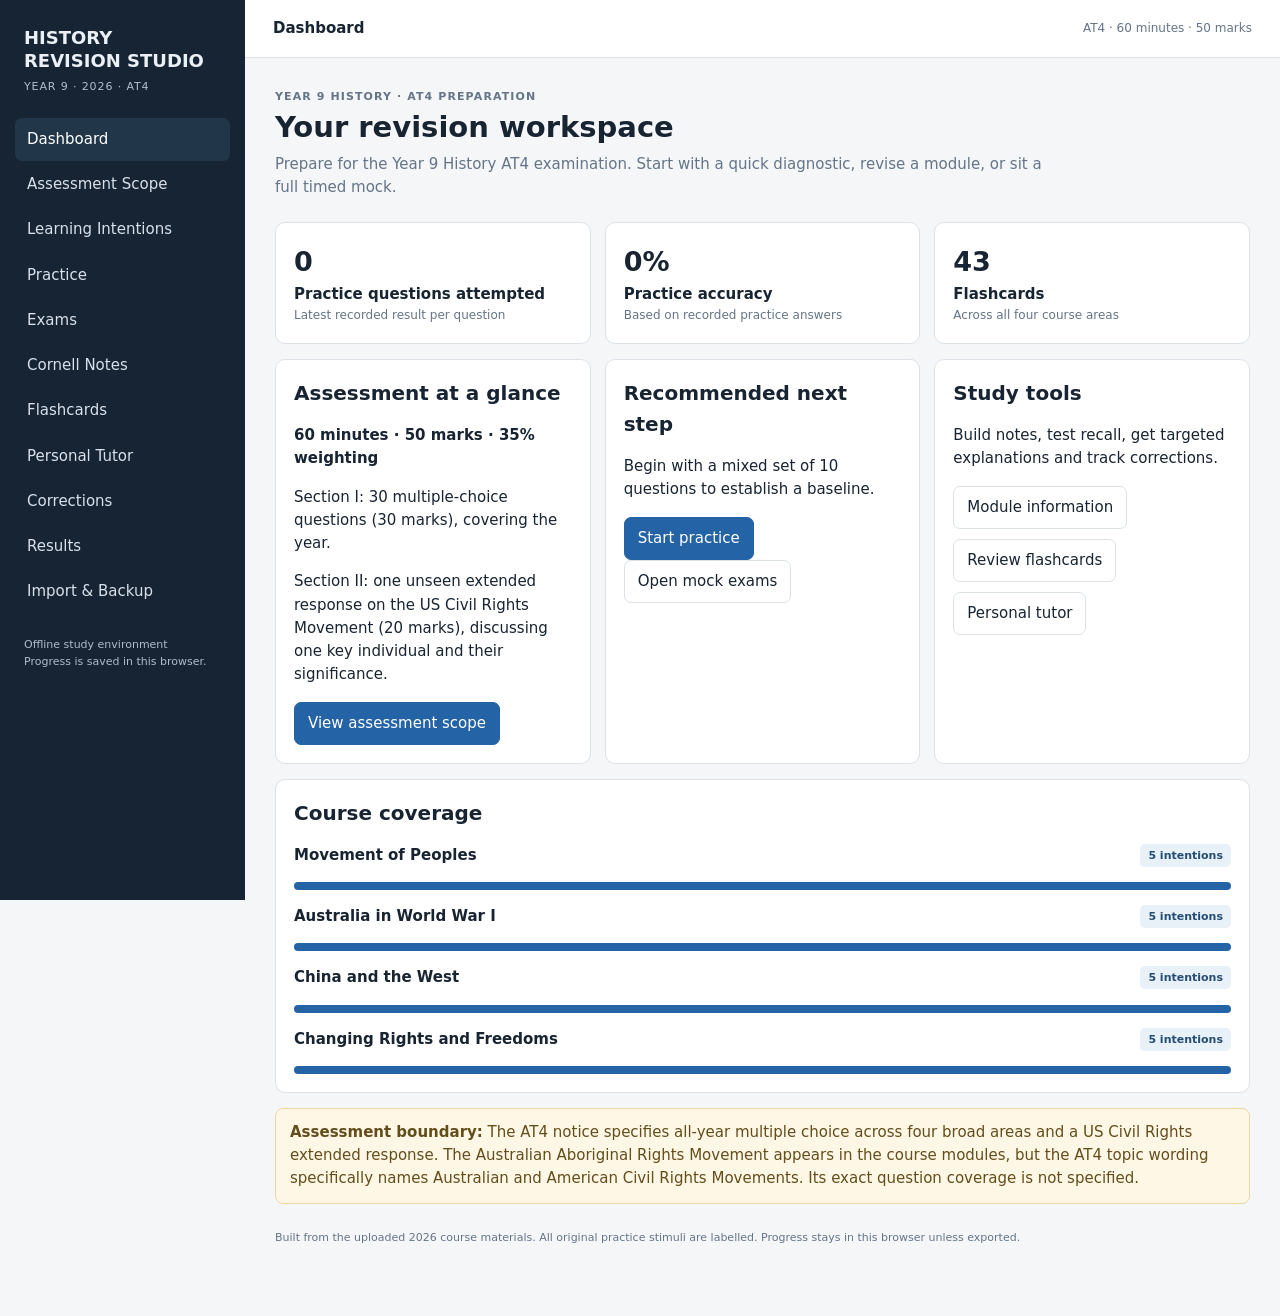
<file: Year9_History_AT4_Revision_Studio.html>
<!doctype html>
<html lang="en">
<head>
<meta charset="utf-8"><meta name="viewport" content="width=device-width,initial-scale=1">
<title>Year 9 History | Interactive Revision Studio</title>
<style>
:root{--nav:#172433;--nav2:#22364a;--ink:#182431;--muted:#657487;--paper:#f4f6f8;--panel:#fff;--line:#dce2e8;--accent:#2463a6;--accent2:#e8f0f8;--good:#176b45;--bad:#a33b36;--gold:#8a6415}
*{box-sizing:border-box}body{margin:0;background:var(--paper);color:var(--ink);font:15px/1.55 system-ui,-apple-system,Segoe UI,sans-serif}button,input,textarea,select{font:inherit}button{cursor:pointer;border:1px solid var(--line);background:#fff;color:var(--ink);padding:9px 13px;border-radius:7px}button:hover{border-color:var(--accent)}button.primary{background:var(--accent);color:#fff;border-color:var(--accent)}button:disabled{opacity:.45;cursor:not-allowed}button:focus-visible,input:focus-visible,textarea:focus-visible,select:focus-visible{outline:3px solid #8db9e8;outline-offset:2px}
.app{display:grid;grid-template-columns:245px 1fr;min-height:100vh}.side{background:var(--nav);color:#eaf0f6;padding:22px 15px;position:sticky;top:0;height:100vh;overflow:auto}.brand{font-size:18px;font-weight:750;line-height:1.25;padding:5px 9px 22px}.brand small{display:block;font-size:11px;color:#afc0d0;font-weight:500;letter-spacing:.08em;margin-top:8px}.nav button{display:block;width:100%;text-align:left;background:transparent;border:0;color:#d8e1eb;padding:10px 12px;margin:2px 0}.nav button.active,.nav button:hover{background:var(--nav2);color:white}.sidefoot{font-size:11px;color:#aebdca;margin:22px 9px}.main{min-width:0}.top{height:58px;background:#fff;border-bottom:1px solid var(--line);display:flex;align-items:center;justify-content:space-between;padding:0 28px;position:sticky;top:0;z-index:3}.content{max-width:1180px;margin:auto;padding:30px 30px 70px}.eyebrow{font-size:11px;text-transform:uppercase;letter-spacing:.1em;color:var(--muted);font-weight:700}h1{font-size:29px;line-height:1.2;margin:5px 0 8px}h2{font-size:20px;margin:0 0 12px}h3{font-size:16px;margin:0 0 8px}.lead{color:var(--muted);max-width:780px;margin:0 0 23px}.grid{display:grid;grid-template-columns:repeat(3,minmax(0,1fr));gap:14px}.panel{background:var(--panel);border:1px solid var(--line);border-radius:10px;padding:18px;margin:0 0 15px;min-width:0}.stat{font-size:27px;font-weight:750}.muted{color:var(--muted)}.small{font-size:12px}.row{display:flex;gap:10px;align-items:center;flex-wrap:wrap}.between{display:flex;justify-content:space-between;align-items:center;gap:12px}.bar{height:8px;background:#e8edf2;border-radius:20px;overflow:hidden}.bar span{display:block;height:100%;background:var(--accent)}.tag{display:inline-block;background:var(--accent2);color:#244d75;padding:3px 8px;border-radius:5px;font-size:11px;font-weight:650}.tabs{display:flex;gap:6px;flex-wrap:wrap;margin:15px 0}.tabs button.selected{background:var(--accent2);border-color:#9bb9d6;color:#164b7d}.qtitle{font-size:18px;font-weight:700;margin:10px 0 16px}.option{display:flex;gap:10px;padding:11px;border:1px solid var(--line);border-radius:7px;margin:8px 0;align-items:flex-start}.option:has(input:checked){background:var(--accent2);border-color:#8aadd0}.option input{margin-top:5px}.feedback{padding:13px;border-radius:8px;margin-top:13px}.feedback.good{background:#e8f4ed;color:#155d3d}.feedback.bad{background:#faeceb;color:#8d302b}.stimulus{background:#f8fafc;border:1px solid #cfd8e2;border-left:4px solid #6689aa;padding:15px;border-radius:7px;margin:14px 0}.stimulus table{width:100%;border-collapse:collapse;margin:10px 0;font-size:13px}.stimulus th,.stimulus td{padding:8px;border:1px solid #cbd4dd;text-align:left}.stimulus th{background:#eaf0f5}.source{font-family:Georgia,serif;font-size:16px;line-height:1.65}.field{width:100%;border:1px solid #cbd4dd;border-radius:7px;padding:11px;background:#fff}.answer{min-height:125px;resize:vertical}.split{display:grid;grid-template-columns:1fr 1fr;gap:15px}.list{padding-left:20px}.list li{margin:6px 0}.hidden{display:none!important}.pill{border-radius:30px;padding:4px 9px;background:#edf1f5;font-size:11px}.rule{height:1px;background:var(--line);margin:15px 0}.flash{min-height:190px;display:flex;align-items:center;justify-content:center;text-align:center;font-size:22px;font-weight:650;padding:25px;cursor:pointer}.flash small{display:block;font-size:12px;color:var(--muted);font-weight:500}.timer{font-size:22px;font-weight:750;font-variant-numeric:tabular-nums}.notice{padding:12px 14px;background:#fff7e6;border:1px solid #ead7a6;border-radius:8px;color:#634d1b;margin:12px 0}.footer{font-size:11px;color:var(--muted);margin-top:25px}.search{max-width:280px}.mobile-nav{display:none}
@media(max-width:850px){.app{grid-template-columns:1fr}.side{height:auto;position:relative;padding:12px}.brand{padding:4px 8px 10px}.nav{display:flex;overflow-x:auto;gap:4px}.nav button{white-space:nowrap;width:auto}.sidefoot{display:none}.top{position:static;padding:0 15px}.content{padding:22px 15px 50px}.grid{grid-template-columns:repeat(2,minmax(0,1fr))}}
@media(max-width:560px){.grid,.split{grid-template-columns:1fr}.content{padding:18px 12px}.top{height:auto;min-height:52px}.top .muted{display:none}h1{font-size:25px}.panel{padding:14px}}
@media(prefers-reduced-motion:reduce){*{scroll-behavior:auto!important;transition:none!important}}
</style></head>
<body><div class="app">
<aside class="side"><div class="brand">HISTORY<br>REVISION STUDIO<small>YEAR 9 · 2026 · AT4</small></div><nav class="nav" id="nav"></nav><div class="sidefoot">Offline study environment<br>Progress is saved in this browser.</div></aside>
<div class="main"><header class="top"><strong id="topTitle">Dashboard</strong><span class="muted small">AT4 · 60 minutes · 50 marks</span></header><main class="content" id="view"></main></div></div>
<script>
"use strict";
const STORE="y9-history-at4-studio-v1";
const modules=[
{id:"movement",name:"Movement of Peoples",topics:["Industrial Revolution","Transatlantic Slave Trade","Convicts"],intentions:["Explain key changes associated with the Industrial Revolution and its relationship to the slave trade.","Describe the nature and operation of the Transatlantic Slave Trade.","Explain conditions experienced by enslaved people during the Middle Passage and after arrival in America.","Explain the convict experience using James Ruse as an individual case study and recognise racial profiling of Chinese people in Australia.","Interpret historical cartoons and written sources using evidence, origin and perspective."]},
{id:"wwi",name:"Australia in World War I",topics:["Causes of WWI","Australia and enlistment","Gallipoli","Western Front","Home front"],intentions:["Explain long-term and short-term causes of World War I, including imperialism and nationalism.","Explain why Australia joined WWI and how propaganda encouraged enlistment.","Describe the purpose, key events and outcome of the Gallipoli campaign.","Explain the nature of warfare and conditions on the Western Front, including trench warfare.","Assess the contributions of women and Aboriginal men and the impact of WWI on Australia."]},
{id:"china",name:"China and the West",topics:["Chinese society","Opium Wars","Taiping Rebellion","Boxer Rebellion","1911 Revolution"],intentions:["Describe Chinese society, geography, social hierarchy, economy and political authority in the late Qing period.","Explain the causes and consequences of Western contact, the opium trade and the Opium Wars.","Explain the background, leadership and significance of the Taiping Rebellion.","Explain the causes, events and outcome of the Boxer Rebellion, including the Siege of Beijing.","Explain the role of nationalism and the decline of imperial rule leading towards the 1911 Revolution and rise of communism."]},
{id:"rights",name:"Changing Rights and Freedoms",topics:["United Nations and UDHR","US Civil Rights Movement","Australian Aboriginal rights"],intentions:["Explain the purpose and significance of the United Nations and Universal Declaration of Human Rights.","Describe segregation and discrimination in the United States and the aims of the Civil Rights Movement.","Compare strategies and contributions of key individuals including Rosa Parks, Martin Luther King Jr and Malcolm X.","Explain the significance of Brown v Board of Education, Little Rock Nine, sit-ins, student protests, Freedom Rides and the March on Washington.","Recognise key themes in the Australian Aboriginal Human Rights Movement, noting that the supplied AT4 scope names Australian and American Civil Rights Movements."]}
];
const questions=[
["movement","Industrial Revolution","recall","Which change is most closely associated with the Industrial Revolution?","The growth of machine-powered factory production","The end of all international trade","The immediate abolition of slavery worldwide","The replacement of cities with farms",0,"Industrialisation involved mechanised production, factories and major social and economic change."],
["movement","Industrial Revolution","application","Why did factory production encourage urbanisation?","Factories were usually built in isolated rural estates","People moved towards industrial centres seeking paid work","Governments legally required everyone to leave farms","Steam engines made cities unnecessary",1,"Factories concentrated employment in towns and cities, encouraging migration from rural areas."],
["movement","Transatlantic Slave Trade","recall","What is the Middle Passage?","The route across the Atlantic taken by enslaved Africans","A railway route between southern states","The journey from Europe to India","The route used by abolitionist speakers",0,"The Middle Passage was the forced Atlantic crossing of enslaved Africans to the Americas."],
["movement","Transatlantic Slave Trade","recall","Which description best captures chattel slavery?","A temporary employment contract","A system in which people were treated as property","A system of paid agricultural labour","A system of military conscription",1,"Chattel slavery treated enslaved people as property that could be bought, sold and controlled."],
["movement","Transatlantic Slave Trade","application","Why were enslaved Africans forced into overcrowded ships?","To provide comfortable transport","To maximise the number transported for profit","To protect them from disease","To allow families to travel freely",1,"The trade prioritised profit and capacity, causing extreme overcrowding and suffering."],
["movement","Transatlantic Slave Trade","interpretation","A ship record lists hundreds of people packed below deck with limited ventilation and water. What can be inferred?","The crossing was designed around the welfare of passengers","Conditions were dangerous and dehumanising","The people travelled as voluntary wage workers","The ship was carrying military reinforcements",1,"The evidence indicates confinement, deprivation and dangerous conditions. Avoid claiming more than the record shows."],
["movement","Transatlantic Slave Trade","reasoning","Which statement best explains a psychological impact of slavery?","It removed all forms of resistance","Family separation and denial of autonomy caused trauma and insecurity","It guaranteed access to education","It created equal legal status",1,"Slavery inflicted psychological harm through violence, coercion, family separation and denial of autonomy."],
["movement","Nat Turner","recall","Nat Turner is associated with which event?","A rebellion by enslaved people in Virginia in 1831","The Montgomery Bus Boycott","The Boxer Rebellion","The Gallipoli landings",0,"Nat Turner led an 1831 rebellion in Southampton County, Virginia."],
["movement","Abolition","application","What was the central aim of abolitionists?","To expand the Atlantic slave trade","To end slavery","To restore the Qing dynasty","To promote trench warfare",1,"Abolitionists campaigned to end slavery, using varied methods such as writing, speeches and direct action."],
["movement","Convicts","recall","James Ruse is studied as an example of what?","An individual convict experience in colonial Australia","A soldier at Gallipoli","A Chinese emperor","A US civil rights leader",0,"The course materials include an individual convict experience study of James Ruse."],
["movement","Source skills","interpretation","When analysing a historical source's origin, which detail is most relevant?","The colour of the page only","Who created it, when and where","Whether it agrees with your opinion","How long the question is",1,"Origin includes creator, date, place and context; these help assess perspective and usefulness."],
["movement","Source skills","reasoning","A political cartoon exaggerates a politician's features. What should a historian consider?","The cartoon is automatically factual","The cartoonist's message, audience, context and perspective","Only the artistic quality","That exaggeration makes it useless",1,"Cartoons communicate viewpoints through symbolism and exaggeration; interpret their message in context."],
["wwi","Causes of WWI","recall","Which term describes competition between European powers to build empires?","Imperialism","Isolationism","Abolitionism","Pacifism",0,"Imperialism is the extension of a country's power through territorial, political or economic control."],
["wwi","Causes of WWI","recall","Nationalism contributed to tension before WWI because it could","increase loyalty and rivalry between nations and peoples","end all competition between empires","prevent military alliances","remove the importance of borders",0,"Nationalism could intensify national pride, rivalry and demands for self-determination."],
["wwi","Causes of WWI","application","Why is the assassination of Archduke Franz Ferdinand described as a short-term trigger rather than the only cause?","It occurred after the war ended","It activated existing tensions and alliance commitments","It had no connection to Europe","It was a long-term economic trend",1,"The assassination triggered a crisis within a Europe already affected by militarism, alliances, imperialism and nationalism."],
["wwi","Australia and enlistment","recall","Why did Australia enter WWI in August 1914?","Australia declared war independently on every country","Britain's declaration of war also committed Australia as part of the British Empire","Australia was invaded","The United Nations required it",1,"The course material explains that Britain's declaration on 4 August 1914 meant Australia also committed to war."],
["wwi","Australia and enlistment","interpretation","A recruitment poster uses patriotic language and presents enlistment as a duty. This is an example of","propaganda","censorship","appeasement","collective bargaining",0,"Propaganda seeks to influence attitudes or behaviour through persuasive messaging."],
["wwi","Gallipoli","recall","What was a strategic purpose of the Gallipoli campaign?","To open a route through the Dardanelles and pressure the Ottoman Empire","To capture Berlin","To defend the Western Front trenches in France","To invade the United States",0,"The campaign aimed to control the Dardanelles, threaten Constantinople and open a supply route to Russia."],
["wwi","Gallipoli","recall","The Gallipoli landings began in","April 1915","August 1914","November 1918","January 1919",0,"The Allied landings began on 25 April 1915."],
["wwi","Gallipoli","reasoning","Which factor contributed to the failure of the Gallipoli campaign?","The defenders had no knowledge of the terrain","Difficult terrain, strong Ottoman defence and planning problems","The Allies had no ships","The campaign took place after the armistice",1,"Terrain, Ottoman resistance, logistics and command/planning problems contributed to the failure."],
["wwi","Gallipoli","interpretation","A campaign map shows narrow beaches beneath steep ridgelines. What military difficulty does this suggest?","Easy movement inland","Defenders could hold elevated positions overlooking landing areas","No need for supply lines","The absence of defensive positions",1,"Steep terrain made movement inland difficult and gave defenders tactical advantages."],
["wwi","Western Front","recall","Which feature was central to trench warfare?","Continuous movement across open ground without defence","Networks of defensive trenches and fortified positions","Naval blockades only","Air combat without ground forces",1,"Trench systems protected troops but produced static, attritional warfare."],
["wwi","Western Front","application","Why did trenches often become muddy, unhealthy environments?","They were built in tropical forests","Rain, poor drainage, overcrowding and waste accumulated in confined spaces","Soldiers were not permitted to use water","The trenches were underground railway stations",1,"Wet conditions, mud, lice, rats, disease and sanitation problems made trench life harsh."],
["wwi","Western Front","recall","Approximately how many Australians served on the Western Front between March 1916 and November 1918, according to the supplied trench notes?","30,000","95,000","Over 295,000","One million",2,"The supplied Trench Warfare resource states over 295,000 Australians served on the Western Front."],
["wwi","Home front","application","Why was censorship used during wartime?","To ensure every report was critical of the government","To control information and protect military or political objectives","To provide soldiers with more leave","To end recruitment",1,"Censorship restricted information that authorities believed could harm military operations or morale."],
["wwi","Women and Aboriginal men","reasoning","A strong historical assessment of wartime contributions should","assume all groups had identical experiences","identify specific roles and acknowledge unequal recognition and treatment","ignore people outside the armed forces","focus only on generals",1,"The course includes the contributions of women and Aboriginal men; analysis should recognise roles and unequal treatment."],
["china","Chinese society","recall","Which dynasty ruled China during the Boxer Rebellion?","Qing","Ming","Han","Tang",0,"The Boxer Rebellion occurred during the Qing dynasty."],
["china","Chinese society","application","Why did foreign powers seek influence in China during the nineteenth century?","For commercial access, trade and political influence","To end all international trade","To support complete Chinese isolation","To establish a democratic republic immediately",0,"Western powers sought commercial privileges and influence in China."],
["china","Opium Wars","recall","Which company played a major role in the opium trade with China?","East India Company","Hudson's Bay Company","Dutch West India Company only","South Sea Railway Company",0,"The supplied China and Opium materials examine the East India Company's role in the trade."],
["china","Opium Wars","recall","The First Opium War was fought between","Britain and Qing China","France and the United States","Japan and Russia","China and Australia",0,"The First Opium War was fought between Britain and China from 1839 to 1842."],
["china","Opium Wars","reasoning","Why did the opium trade create conflict between Britain and China?","It strengthened China's control over exports","The trade caused social harm and challenged Chinese attempts to restrict it","It ended all trade deficits","It was required by the Qing emperor",1,"The opium trade had damaging social effects and became a point of conflict over sovereignty and trade."],
["china","Taiping Rebellion","recall","Who led the Taiping movement?","Hong Xiuquan","Sun Yat-sen","Mao Zedong","Empress Dowager Cixi",0,"Hong Xiuquan led the Taiping movement and claimed a religious mission."],
["china","Taiping Rebellion","reasoning","Which combination helps explain unrest behind the Taiping Rebellion?","Social pressures, economic hardship and religious ideas","The end of all taxation and poverty","The Allied invasion of Gallipoli","The Montgomery boycott",0,"The course materials address social class, power, religion and economy as background factors."],
["china","Boxer Rebellion","recall","The Boxer Rebellion (1898–1901) was primarily directed against","foreign influence, traders and Christian missionaries","the Australian parliament","the US civil rights movement","the British trenches in France",0,"The supplied resource describes an uprising against European traders, merchants and Christian missionaries."],
["china","Boxer Rebellion","application","Why did foreign occupation and intervention intensify anti-foreign feeling?","They were viewed by many as threats to sovereignty and local society","They removed every foreign privilege","They ended all economic pressure","They created universal equality",0,"Foreign privileges, missionary activity and intervention could be perceived as threats to Chinese authority and culture."],
["china","Boxer Rebellion","recall","The Siege of Beijing is associated with which event?","Boxer Rebellion","Taiping Rebellion","First Opium War","Gallipoli campaign",0,"The Siege of Beijing formed part of the Boxer crisis in 1900."],
["china","1911 Revolution","reasoning","The growth of Chinese nationalism contributed to","challenges to Qing imperial authority","the restoration of the opium trade as a national goal","the creation of the League of Nations","the Montgomery Bus Boycott",0,"Nationalism helped challenge imperial rule and contributed to revolutionary change."],
["rights","UDHR","recall","In which year was the Universal Declaration of Human Rights adopted?","1948","1914","1955","1963",0,"The UN General Assembly adopted the UDHR in 1948."],
["rights","UDHR","application","What was a central purpose of the UDHR?","To set out a common standard of fundamental human rights","To create a military alliance","To abolish all national governments","To establish the Qing dynasty",0,"The UDHR articulated a common standard of rights and freedoms for all people."],
["rights","US Civil Rights","recall","What was a central aim of the US Civil Rights Movement?","To end racial segregation and discrimination against African Americans","To expand legal segregation","To restore slavery","To end voting rights",0,"The movement sought legal recognition and federal protection of citizenship rights."],
["rights","Rosa Parks","recall","Rosa Parks was arrested in Montgomery on 1 December 1955 for","refusing to give up her bus seat under segregation rules","leading the Freedom Rides","organising the March on Washington","challenging the Opium Wars",0,"Her arrest became a catalyst for the Montgomery Bus Boycott."],
["rights","Rosa Parks","reasoning","Why was the Montgomery Bus Boycott significant?","It demonstrated the power of organised collective action","It immediately ended all racism in the United States","It was a military campaign","It opposed public transport",0,"A sustained collective boycott challenged segregation and contributed to legal change."],
["rights","Brown v Board","recall","What did Brown v Board of Education (1954) rule against?","Racial segregation in public schools","All public education","Interstate bus travel","The right to protest",0,"The Supreme Court ruled that racial segregation in public schools was unconstitutional."],
["rights","Little Rock Nine","application","The Little Rock Nine are associated with","the desegregation of Central High School in Arkansas","the Gallipoli landings","the Boxer Rebellion","the abolitionist movement in Britain",0,"Nine African American students integrated Little Rock Central High School in 1957 amid resistance."],
["rights","Sit-in Movement","recall","What was the purpose of sit-ins at segregated lunch counters?","To challenge segregation through non-violent direct action","To recruit soldiers","To protest against the United Nations","To promote segregation",0,"Sit-ins challenged discriminatory service policies by occupying spaces peacefully."],
["rights","Freedom Rides","recall","The 1961 Freedom Rides challenged segregation in","interstate bus travel and facilities in the American South","Chinese ports","Australian convict settlements","Western Front trenches",0,"Interracial activists rode buses to challenge segregation in interstate travel and facilities."],
["rights","Martin Luther King","recall","Martin Luther King Jr is strongly associated with","non-violent protest and the March on Washington","Black separatism as his central strategy","the Opium Wars","the Boxer Rebellion",0,"King advocated non-violent direct action and delivered his I Have a Dream speech in 1963."],
["rights","Malcolm X","comparison","Which statement best distinguishes Malcolm X's approach from King's?","Malcolm X emphasised Black self-determination and separatism, while King advocated non-violent integrationist protest","Both led the Gallipoli campaign","King supported the opium trade","Malcolm X opposed Black empowerment",0,"The course contrasts King's non-violent mass protest with Malcolm X's Black separatist ideas and emphasis on self-determination."],
["rights","Evidence and significance","reasoning","When assessing an individual's significance to a movement, the strongest response should","list biographical facts only","explain actions, influence, outcomes and limitations using evidence","rely on a single unsupported opinion","describe appearance",1,"Significance requires a reasoned judgement supported by specific evidence and consequences."]
];
const cards=[
["What is the Industrial Revolution?","A period of major economic and social change involving mechanisation, factories and new production methods.","movement"],
["Define chattel slavery.","A system in which enslaved people were treated as property and denied freedom and legal autonomy.","movement"],
["What was the Middle Passage?","The forced Atlantic voyage transporting enslaved Africans to the Americas.","movement"],
["Give two conditions aboard slave ships.","Overcrowding and poor ventilation; limited food and water; disease and violence.","movement"],
["Name two psychological harms of slavery.","Family separation; fear and trauma; loss of autonomy; dehumanisation.","movement"],
["What was abolitionism?","The movement to end slavery.","movement"],
["Who was Nat Turner?","An enslaved preacher who led a rebellion in Virginia in 1831.","movement"],
["What is a historical source's origin?","Who created it, when, where and in what context.","movement"],
["What is perspective in source analysis?","The viewpoint or position reflected by a source, shaped by the creator's context and purpose.","movement"],
["What does PEEL stand for?","Point, Evidence, Explanation, Link.","movement"],
["What is imperialism?","Extending power through territorial, political or economic control.","wwi"],
["What is nationalism?","Identification with and loyalty to a nation; it could foster unity and rivalry.","wwi"],
["Name four long-term causes commonly used to explain WWI.","Militarism, alliances, imperialism and nationalism (MAIN).","wwi"],
["What event triggered the July Crisis in 1914?","The assassination of Archduke Franz Ferdinand on 28 June 1914.","wwi"],
["Why did Australia enter WWI in 1914?","Britain declared war on Germany on 4 August 1914 and Australia, as part of the British Empire, also committed.","wwi"],
["What is propaganda?","Persuasive communication designed to influence attitudes or behaviour.","wwi"],
["What was the strategic aim of Gallipoli?","To control the Dardanelles, threaten the Ottoman capital and open a supply route to Russia.","wwi"],
["When did the Gallipoli landings begin?","25 April 1915.","wwi"],
["Give two reasons the Gallipoli campaign failed.","Difficult terrain, Ottoman resistance, planning and command problems, and logistical difficulties.","wwi"],
["What was trench warfare?","A form of warfare in which opposing forces fought from defensive trench systems, often producing static attrition.","wwi"],
["Name three difficulties of trench life.","Mud, disease, lice, rats, poor sanitation, shellfire, exposure and psychological strain.","wwi"],
["What is censorship in wartime?","The restriction or control of information for military, political or morale purposes.","wwi"],
["What is the First Opium War date range?","1839–1842.","china"],
["What was the role of the East India Company in the opium trade?","It was involved in the production and trade networks that supplied opium to China.","china"],
["Why did opium cause conflict in China?","It caused social harm and challenged Chinese efforts to restrict foreign trade and protect sovereignty.","china"],
["Who led the Taiping movement?","Hong Xiuquan.","china"],
["When did the Boxer Rebellion occur?","1898–1901.","china"],
["Who were the Boxers opposing?","Foreign influence, including European traders, merchants and Christian missionaries.","china"],
["What was the Siege of Beijing?","A major episode of the Boxer crisis in 1900, when foreign legations were besieged.","china"],
["What is nationalism's significance in late Qing China?","It helped challenge imperial authority and contributed to revolutionary change.","china"],
["What is the UDHR?","The Universal Declaration of Human Rights, adopted by the UN General Assembly in 1948.","rights"],
["What was the aim of the US Civil Rights Movement?","To end racial segregation and discrimination and secure equal citizenship rights.","rights"],
["What happened to Rosa Parks in December 1955?","She was arrested in Montgomery for refusing to give up her bus seat under segregation rules.","rights"],
["Why was the Montgomery Bus Boycott important?","It showed the power of sustained collective action and helped challenge bus segregation.","rights"],
["What did Brown v Board of Education decide?","Racial segregation in public schools was unconstitutional.","rights"],
["Who were the Little Rock Nine?","Nine African American students who integrated Little Rock Central High School in 1957.","rights"],
["What were sit-ins?","Non-violent protests in which activists occupied segregated public spaces, such as lunch counters.","rights"],
["What did the Freedom Rides challenge?","Segregation in interstate bus travel and facilities in the American South in 1961.","rights"],
["What strategy is Martin Luther King Jr associated with?","Non-violent direct action, mass protest and integrationist civil rights campaigning.","rights"],
["What ideas is Malcolm X associated with?","Black self-determination, Black nationalism and separatism; his views evolved over time.","rights"],
["What makes an individual historically significant?","Their actions, influence, consequences and longer-term impact, supported by evidence.","rights"],
["What does PEEL mean in an extended response?","Point, Evidence, Explanation, Link; use it to structure analytical paragraphs.","rights"],
["What should a source analysis mention?","Content, origin, purpose, perspective and usefulness/limitations in relation to the question.","movement"]
];
const tutorIssues=[
["Reading a source's perspective","Separate what the source says from the creator's viewpoint. Identify origin, purpose and audience before judging perspective.","A recruitment poster aims to persuade. Its patriotic message reveals the campaign's purpose, but it may omit reasons not to enlist.","Treating a source as neutral simply because it is contemporary.","What is one limitation of a recruitment poster as evidence?","It was created to persuade, so it may present a selective or one-sided view."],
["Explaining source usefulness","Link a specific detail to the question and then explain what the source cannot show.","A ship diagram can show overcrowding, but may not reveal every individual's experience or the full psychological impact.","Saying only 'this source is useful because it is old'.","Give one reason a ship plan may be useful and one limitation.","It can show spatial conditions; it may not capture lived experience or represent every voyage."],
["Writing a PEEL paragraph","Make one clear argument, use a precise piece of evidence, explain how it proves the point, then link to the question.","Point: segregation restricted daily freedom. Evidence: Rosa Parks' arrest in 1955. Explain how the incident exposed discriminatory bus rules and helped mobilise a boycott. Link to collective action.","Retelling the event without explaining its significance.","Why is explanation the most analytical part of PEEL?","It connects the evidence to the argument rather than leaving the evidence unexplained."],
["Distinguishing long- and short-term causes","Long-term causes build tension over time; short-term causes are immediate triggers or escalations.","Imperialism and nationalism created rivalry; the assassination of Franz Ferdinand triggered the July Crisis.","Calling the assassination the only cause of WWI.","Give one long-term cause and the immediate trigger.","Imperialism; assassination of Archduke Franz Ferdinand."],
["Explaining Gallipoli's failure","Combine terrain, Ottoman defence, planning and logistics rather than giving one simplistic reason.","Steep ridges restricted movement from landing beaches and gave Ottoman defenders strong positions; supply and command problems compounded the challenge.","Saying only that the Allies 'were unlucky'.","How could steep terrain favour defenders?","It offered elevated positions and restricted attackers' movement inland."],
["Understanding trench conditions","Connect environmental conditions to health, morale and military outcomes.","Poor drainage and heavy rain created mud; overcrowding and poor sanitation contributed to disease and discomfort.","Listing mud without explaining its impact.","Name one condition and explain one consequence.","Poor sanitation increased disease and reduced health and morale."],
["Explaining the Opium Wars","Connect trade imbalance and opium's social harm with Chinese attempts to restrict the trade and foreign demands.","The opium trade caused serious social problems and challenged Qing control; conflict followed over trade and sovereignty.","Describing the wars as simply a disagreement about a product.","Why did the opium trade threaten Qing authority?","It undermined efforts to control trade and protect society, while foreign pressure challenged sovereignty."],
["Explaining the Boxer Rebellion","Consider anti-foreign sentiment, missionary activity, economic and political pressure, and foreign intervention.","The movement opposed foreign traders and Christian missionaries; intervention and occupation intensified perceptions of threats to Chinese sovereignty.","Calling it a rebellion against the Qing alone.","Who were the Boxers primarily opposing?","Foreign influence, including European traders, merchants and Christian missionaries."],
["Comparing civil rights leaders","Compare goals, strategies and context; avoid reducing complex views to a single label.","King is associated with non-violent mass protest and integration; Malcolm X emphasised Black self-determination and separatist ideas, with views changing over time.","Claiming the two men had identical strategies.","State one contrast between King's and Malcolm X's approaches.","King advocated non-violent integrationist protest; Malcolm X emphasised Black self-determination and separatism."],
["Evaluating significance","Use criteria: scale of influence, immediate outcome, longer-term change and limitations.","Rosa Parks' arrest helped spark a mass boycott, but the movement's success depended on collective organisation and legal action.","Giving an individual sole credit for a collective movement.","Why should significance include collective context?","Because social change usually involves many people, organisations and wider conditions."],
["Handling dates and chronology","Anchor events in sequence and avoid confusing separate rebellions or wars.","First Opium War 1839–42; Taiping Rebellion began 1850; Boxer Rebellion 1898–1901; 1911 Revolution.","Mixing up the Taiping and Boxer rebellions.","Which came first: the Taiping or Boxer Rebellion?","The Taiping Rebellion."],
["Building an extended response","Answer the exact question, establish an argument, use organised paragraphs and support each claim with accurate evidence.","A 20-mark response should sustain a judgement about one key individual and their significance to the US Civil Rights Movement.","Writing a biography with no judgement or evidence.","What must an extended response do beyond narrating events?","Make and sustain a judgement, explain significance and support claims with specific evidence."]
];
const stimuli=[
{id:"s1",title:"Stimulus A — Atlantic crossing (original practice source)",type:"Source extract",caption:"Original practice stimulus. A fictionalised shipboard observation written for source-analysis practice; it is not a historical quotation.",body:"The lower deck was crowded. There was little room to move, and the air was difficult to breathe. Water and food were limited. Some people became ill during the crossing.",desc:"A short original practice extract describing overcrowding, restricted movement, poor ventilation and limited provisions aboard a slave ship."},
{id:"s2",title:"Stimulus B — Gallipoli terrain (schematic)",type:"Diagram",caption:"Original practice diagram; not to scale. It represents a generic steep coastal landing area, not a surveyed map.",body:"<svg viewBox='0 0 640 230' role='img' aria-label='Schematic of beach, steep ridgeline and inland high ground'><rect width='640' height='230' fill='#eaf3f8'/><path d='M0 175 L110 175 L180 145 L240 60 L315 32 L390 88 L470 105 L530 140 L640 140 L640 230 L0 230Z' fill='#b9c6a7' stroke='#526b4d' stroke-width='2'/><path d='M0 176 L110 176 L110 230 L0 230Z' fill='#e5cf9b'/><path d='M0 195 Q40 188 110 195' fill='none' stroke='#4a9ab7' stroke-width='5'/><path d='M70 165 L150 120' stroke='#a43b35' stroke-width='3' stroke-dasharray='6 5'/><path d='M145 120 L134 124 L141 132' fill='none' stroke='#a43b35' stroke-width='3'/><text x='18' y='160' font-size='14' fill='#263746'>Landing beach</text><text x='215' y='24' font-size='14' fill='#263746'>Steep ridgeline</text><text x='425' y='92' font-size='14' fill='#263746'>High ground</text><text x='22' y='215' font-size='12' fill='#263746'>Sea</text><text x='160' y='150' font-size='12' fill='#8b2e2a'>Restricted route inland</text></svg>",desc:"A schematic shows a beach, a steep ridgeline and inland high ground. A dashed arrow indicates a restricted route inland."},
{id:"s3",title:"Stimulus C — Western Front service data",type:"Table",caption:"Figures transcribed from the supplied Trench Warfare class resource.",body:"<table><caption>Australian service on the Western Front, March 1916–November 1918</caption><thead><tr><th scope='col'>Measure</th><th scope='col'>Figure in class notes</th></tr></thead><tbody><tr><th scope='row'>Served</th><td>Over 295,000</td></tr><tr><th scope='row'>Killed</th><td>46,000</td></tr><tr><th scope='row'>Wounded</th><td>Over 130,000</td></tr><tr><th scope='row'>No known grave</th><td>More than 18,000</td></tr></tbody></table>",desc:"A table lists over 295,000 served, 46,000 killed, over 130,000 wounded and more than 18,000 with no known grave."},
{id:"s4",title:"Stimulus D — Civil rights chronology",type:"Timeline",caption:"Original practice chronology assembled from the supplied class topics.",body:"<ol><li><b>1948</b> — Universal Declaration of Human Rights adopted.</li><li><b>1954</b> — Brown v Board of Education decision.</li><li><b>1 December 1955</b> — Rosa Parks arrested in Montgomery.</li><li><b>1955–1956</b> — Montgomery Bus Boycott.</li><li><b>1957</b> — Little Rock Nine integrate Central High School.</li><li><b>1961</b> — Freedom Rides challenge segregation in interstate travel.</li><li><b>1963</b> — March on Washington and King's I Have a Dream speech.</li></ol>",desc:"A chronological list from 1948 to 1963 showing the UDHR, Brown, Rosa Parks, Montgomery boycott, Little Rock Nine, Freedom Rides and March on Washington."},
{id:"s5",title:"Stimulus E — Comparing civil rights strategies",type:"Comparison table",caption:"A simplified classroom comparison; individuals' views developed over time.",body:"<table><caption>Selected approaches</caption><thead><tr><th scope='col'>Individual</th><th scope='col'>Approach emphasised in class notes</th></tr></thead><tbody><tr><th scope='row'>Martin Luther King Jr</th><td>Non-violent mass protest and integrationist civil rights campaigning</td></tr><tr><th scope='row'>Malcolm X</th><td>Black self-determination, Black nationalism and separatist ideas</td></tr><tr><th scope='row'>Rosa Parks</th><td>Individual resistance that helped catalyse collective boycott action</td></tr></tbody></table>",desc:"A table contrasts King's non-violent mass protest, Malcolm X's Black self-determination and Rosa Parks' role in catalysing collective boycott action."}
];
const sources=["AT4 End of Year Examination In Exam Block (uploaded assessment notice, 9 June 2026)","Course Modules: 09HISBM History 2026","Movement of Peoples topic PDFs: Industrial Revolution; Transatlantic Slave Trade; Nat Turner; Legacy of Slavery; James Ruse; Racial Profiling: Chinese; Reading Cartoons","Australia in WWI topic PDFs: causes, enlistment, Gallipoli, Western Front, trench warfare, women and Aboriginal men, propaganda and impact","China and the West topic PDFs: Chinese society, Opium Wars, Taiping Rebellion, Boxer Rebellion, Siege of Beijing, nationalism and communism","Changing Rights and Freedoms topic PDFs: UDHR, US Civil Rights Movement, Brown v Board, Little Rock Nine, sit-ins, Rosa Parks, Freedom Rides, Martin Luther King and Malcolm X","AT1 Movement of Peoples Source Study (used as a source-analysis skill reference, not the AT4 format)","PEEL Paragraph on slavery (used for paragraph-structure practice, not the AT4 essay topic)"];
let state=load();
function fresh(){return {version:1,practice:{},notes:{},ratings:{},corrections:[],exam:null,examHistory:[],tutor:{},imports:[],last:"Dashboard"}}
function load(){try{let x=JSON.parse(localStorage.getItem(STORE));return x&&x.version===1?Object.assign(fresh(),x):fresh()}catch(e){return fresh()}}
function save(){try{localStorage.setItem(STORE,JSON.stringify(state));status("Progress saved locally.")}catch(e){status("Storage unavailable or full. Export a backup to preserve your work.")}}
function status(s){let el=document.getElementById("status");if(el)el.textContent=s}
const pages=["Dashboard","Assessment Scope","Learning Intentions","Practice","Exams","Cornell Notes","Flashcards","Personal Tutor","Corrections","Results","Import & Backup"];
let page="Dashboard",practiceIndex=0,filtered=[],showAnswer=false,flashIndex=0,flashDeck=cards.slice(),flashBack=false,examIndex=0,examMode=false;
const $=s=>document.querySelector(s);
function nav(){ $("#nav").innerHTML=pages.map(p=>`<button class="${page===p?'active':''}" data-page="${p}">${p}</button>`).join("");$("#nav").querySelectorAll("button").forEach(b=>b.onclick=()=>go(b.dataset.page))}
function go(p){page=p;state.last=p;nav();$("#topTitle").textContent=p;render();window.scrollTo(0,0);save()}
function shell(title,sub,body){$("#view").innerHTML=`<div class="eyebrow">Year 9 History · AT4 preparation</div><h1>${title}</h1><p class="lead">${sub}</p>${body}<div class="footer">Built from the uploaded 2026 course materials. All original practice stimuli are labelled. Progress stays in this browser unless exported.</div>`}
function statCard(n,l,detail){return `<div class="panel"><div class="stat">${n}</div><div><b>${l}</b></div><div class="muted small">${detail}</div></div>`}
function attempted(){return Object.keys(state.practice).length}
function accuracy(){let a=Object.values(state.practice);return a.length?Math.round(a.filter(x=>x.correct).length/a.length*100):0}
function render(){nav();if(page==="Dashboard")dashboard();else if(page==="Assessment Scope")scope();else if(page==="Learning Intentions")learning();else if(page==="Practice")practice();else if(page==="Exams")exams();else if(page==="Cornell Notes")cornell();else if(page==="Flashcards")flashcards();else if(page==="Personal Tutor")tutor();else if(page==="Corrections")corrections();else if(page==="Results")results();else backup()}
function dashboard(){shell("Your revision workspace","Prepare for the Year 9 History AT4 examination. Start with a quick diagnostic, revise a module, or sit a full timed mock.",`
<div class="grid">${statCard(attempted(), "Practice questions attempted","Latest recorded result per question")}${statCard(accuracy()+"%","Practice accuracy","Based on recorded practice answers")}${statCard(cards.length,"Flashcards","Across all four course areas")}</div>
<div class="grid"><div class="panel"><h2>Assessment at a glance</h2><p><b>60 minutes · 50 marks · 35% weighting</b></p><p>Section I: 30 multiple-choice questions (30 marks), covering the year.</p><p>Section II: one unseen extended response on the US Civil Rights Movement (20 marks), discussing one key individual and their significance.</p><button class="primary" onclick="go('Assessment Scope')">View assessment scope</button></div><div class="panel"><h2>Recommended next step</h2><p>${attempted()?"Review your missed questions, then practise a weaker module.":"Begin with a mixed set of 10 questions to establish a baseline."}</p><button class="primary" onclick="go('Practice')">Start practice</button> <button onclick="go('Exams')">Open mock exams</button></div><div class="panel"><h2>Study tools</h2><p>Build notes, test recall, get targeted explanations and track corrections.</p><div class="row"><button onclick="go('Learning Intentions')">Module information</button><button onclick="go('Flashcards')">Review flashcards</button><button onclick="go('Personal Tutor')">Personal tutor</button></div></div></div>
<div class="panel"><h2>Course coverage</h2>${modules.map(m=>`<p class="between"><b>${m.name}</b><span class="tag">${m.intentions.length} intentions</span></p><div class="bar"><span style="width:${Math.round(m.intentions.length/5*100)}%"></span></div>`).join("")}</div>
<div class="notice"><b>Assessment boundary:</b> The AT4 notice specifies all-year multiple choice across four broad areas and a US Civil Rights extended response. The Australian Aboriginal Rights Movement appears in the course modules, but the AT4 topic wording specifically names Australian and American Civil Rights Movements. Its exact question coverage is not specified.</div>`)}
function scope(){shell("Assessment scope","The uploaded AT4 task notice is the controlling source for the examination structure and stated topic boundaries.",`
<div class="panel"><h2>Confirmed assessment structure</h2><table><tr><th>Section</th><th>Format</th><th>Marks</th><th>Time guidance</th></tr><tr><td>I</td><td>30 multiple-choice questions covering content studied throughout the year</td><td>30</td><td>Approx. 30–35 min (practice guidance only)</td></tr><tr><td>II</td><td>Unseen extended response on the US Civil Rights Movement; discuss one key individual and significance</td><td>20</td><td>Approx. 25–30 min (practice guidance only)</td></tr><tr><th>Total</th><th>Examination</th><th>50</th><th>60 minutes total</th></tr></table><p><b>Weighting:</b> 35%. <b>Outcomes:</b> HT5-1, HT5-2, HT5-3, HT5-6, HT5-8, HT5-9, HT5-10.</p></div>
<div class="grid">${modules.map(m=>`<div class="panel"><h3>${m.name}</h3><p class="muted small">${m.topics.join(" · ")}</p><span class="tag">In annual course module register</span></div>`).join("")}</div>
<div class="panel"><h2>Section II: recommended individuals</h2><p>The notice recommends selecting an individual taught by your class teacher:</p><ul class="list"><li>Rosa Parks — boycotts (e.g. Montgomery Bus Boycott)</li><li>Barbara Johns — student protests and cases (e.g. Brown v Board; Little Rock Nine)</li><li>Martin Luther King — March on Washington</li><li>Malcolm X — Black Separatism</li><li>James Farmer — Freedom Rides</li><li>Other significant personalities approved by your class teacher</li></ul><div class="notice">The task sheet does not provide a detailed essay rubric, exact question wording, or a fixed paragraph count. The studio therefore uses a transparent 20-mark practice rubric, clearly labelled as a practice model rather than the school's official marking guide.</div></div>
<div class="panel"><h2>Scope status</h2><p><b>Confirmed:</b> four broad content areas and two-section exam structure as stated in AT4.</p><p><b>Course coverage:</b> the studio organises the supplied module register into Movement of Peoples, Australia in WWI, China and the West, and Changing Rights and Freedoms.</p><p><b>Inferred:</b> the individual topic intentions below are derived from supplied lesson resources; they are not quoted as official AT4 learning intentions.</p><p><b>Not supplied:</b> detailed weighting within Section I, official essay rubric, allowed aids, and teacher-specific topic exclusions.</p></div>
<div class="panel"><h2>Source register</h2><ol class="list">${sources.map(s=>`<li>${esc(s)}</li>`).join("")}</ol></div>`)}
function learning(){shell("Learning intentions","Choose a module to review its key knowledge, model explanations, common errors and retrieval checks. These intentions are derived from the supplied course resources.",`
<div class="tabs" id="modTabs">${modules.map((m,i)=>`<button class="${i===0?'selected':''}" data-mod="${m.id}">${m.name}</button>`).join("")}</div><div id="moduleContent"></div>`);$("#modTabs").querySelectorAll("button").forEach(b=>b.onclick=()=>{ $("#modTabs").querySelectorAll("button").forEach(x=>x.classList.remove("selected"));b.classList.add("selected");showModule(b.dataset.mod)});showModule("movement")}
function showModule(id){let m=modules.find(x=>x.id===id);$("#moduleContent").innerHTML=`<div class="panel"><h2>${m.name}</h2><p class="muted">${m.topics.join(" · ")}</p>${m.intentions.map((it,i)=>`<div class="panel"><span class="tag">Inferred learning intention ${i+1}</span><h3>${esc(it)}</h3><p><b>Success looks like:</b> you can define key terms, place events in context, select accurate evidence and explain why it matters to the question.</p><p><b>Method:</b> identify the issue or event → explain relevant context → use a specific example/source → explain significance or consequence.</p><details><summary>Worked model and common mistake</summary><p><b>Model:</b> A strong historical explanation connects a factor to an outcome. For example, explaining the failure of Gallipoli requires more than naming difficult terrain: explain how steep ridges restricted movement and favoured defenders, alongside Ottoman resistance and logistical problems.</p><p><b>Common mistake:</b> listing facts without explaining their connection to the question.</p></details><div class="row"><button onclick="go('Practice')">Practise this module</button><button onclick="go('Cornell Notes')">Open Cornell notes</button></div></div>`).join("")}</div>`}
function esc(s){return String(s).replace(/[&<>"']/g,c=>({"&":"&amp;","<":"&lt;",">":"&gt;",'"':"&quot;","'":"&#39;"}[c]))}
function practice(){if(!filtered.length)filtered=questions.map((q,i)=>i);shell("Practice bank","Work through original questions across the four AT4 content areas. Marking is automatic for multiple choice; explanations show why the answer is correct.",`
<div class="panel"><div class="row"><label>Module <select id="pfMod"><option value="all">All modules</option>${modules.map(m=>`<option value="${m.id}">${m.name}</option>`).join("")}</select></label><label>Difficulty <select id="pfDiff"><option value="all">All</option><option>recall</option><option>application</option><option>interpretation</option><option>reasoning</option></select></label><button id="applyFilter">Apply filters</button><span class="muted small">${questions.length} original questions in bank</span></div></div><div id="practiceQuestion"></div>`);$("#applyFilter").onclick=applyFilter;$("#pfMod").value=window.pfMod||"all";$("#pfDiff").value=window.pfDiff||"all";drawPractice()}
function applyFilter(){window.pfMod=$("#pfMod").value;window.pfDiff=$("#pfDiff").value;filtered=questions.map((q,i)=>i).filter(i=>(window.pfMod==="all"||questions[i][0]===window.pfMod)&&(window.pfDiff==="all"||questions[i][2]===window.pfDiff));practiceIndex=0;drawPractice()}
function drawPractice(){let el=$("#practiceQuestion");if(!el)return;if(!filtered.length){el.innerHTML='<div class="panel">No questions match these filters. Clear or change the filters.</div>';return}practiceIndex=Math.max(0,Math.min(practiceIndex,filtered.length-1));let i=filtered[practiceIndex],q=questions[i],saved=state.practice[i],done=!!saved;el.innerHTML=`<div class="panel"><div class="between"><span class="tag">${esc(q[1])} · ${q[2]}</span><span class="muted small">Question ${practiceIndex+1} of ${filtered.length}</span></div><div class="bar"><span style="width:${(practiceIndex+1)/filtered.length*100}%"></span></div><div class="qtitle">${esc(q[3])}</div>${q.slice(4,8).map((o,j)=>`<label class="option"><input type="radio" name="answer" value="${j}" ${saved&&saved.choice===j?'checked':''} ${done?'disabled':''}><span><b>${String.fromCharCode(65+j)}.</b> ${esc(o)}</span></label>`).join("")}<div class="row"><button class="primary" id="markPractice" ${done?'disabled':''}>Mark answer</button><button id="retryPractice" ${done?'':'disabled'}>Retry question</button><button id="prevPractice" ${practiceIndex===0?'disabled':''}>Previous</button><button id="nextPractice" ${practiceIndex===filtered.length-1?'disabled':''}>Next</button><button id="randomPractice">Random</button></div><div id="practiceFeedback">${done?feedback(q,saved.choice):""}</div></div>`;$("#markPractice").onclick=()=>{let c=document.querySelector('input[name="answer"]:checked');if(!c){alert("Select an answer first.");return}let choice=+c.value,correct=choice===q[8];state.practice[i]={choice,correct,at:Date.now()};if(!correct&&!state.corrections.includes(i))state.corrections.push(i);save();drawPractice()};$("#retryPractice").onclick=()=>{delete state.practice[i];save();drawPractice()};$("#prevPractice").onclick=()=>{practiceIndex--;drawPractice()};$("#nextPractice").onclick=()=>{practiceIndex++;drawPractice()};$("#randomPractice").onclick=()=>{practiceIndex=Math.floor(Math.random()*filtered.length);drawPractice()}}
function feedback(q,c){let good=c===q[8];return `<div class="feedback ${good?'good':'bad'}"><b>${good?'Correct':'Not quite'}.</b> Correct answer: ${String.fromCharCode(65+q[8])}. ${esc(q[4+q[8]])}<p>${esc(q[9])}</p></div>`}
function exams(){shell("Timed mock examinations","Each mock follows the confirmed 30-mark multiple-choice plus 20-mark civil-rights extended-response structure. The exact question wording and practice rubric are original simulations, not official papers.",`
<div class="grid">${[1,2,3].map(n=>`<div class="panel"><h2>Mock ${n}</h2><p>30 MCQ · 20-mark extended response · 60 minutes</p><p class="muted small">${["Balanced coverage","Source and application emphasis","Final examination simulation"][n-1]}</p><button class="primary" onclick="startExam(${n})">Start mock ${n}</button></div>`).join("")}</div><div id="examArea"></div>`)}
function startExam(n){let pool=questions.map((q,i)=>i);let ids=pool.sort(()=>Math.random()-.5).slice(0,30);state.exam={mock:n,ids,answers:{},essay:"",started:Date.now(),deadline:Date.now()+3600000,submitted:false};save();examIndex=0;examMode=true;drawExam()}
function drawExam(){let e=state.exam,el=$("#examArea");if(!e){el.innerHTML="";return}if(e.submitted){showExamResult();return}let q=questions[e.ids[examIndex]],ans=e.answers[examIndex];let remain=Math.max(0,e.deadline-Date.now());el.innerHTML=`<div class="panel"><div class="between"><h2>Mock ${e.mock} · Section I</h2><span class="timer" id="timer">${fmt(remain)}</span></div><div class="bar"><span style="width:${Object.keys(e.answers).length/30*100}%"></span></div><p class="muted small">Question ${examIndex+1} of 30 · 1 mark</p><div class="qtitle">${esc(q[3])}</div>${q.slice(4,8).map((o,j)=>`<label class="option"><input type="radio" name="examAnswer" value="${j}" ${ans===j?'checked':''}><span>${String.fromCharCode(65+j)}. ${esc(o)}</span></label>`).join("")}<div class="row"><button id="exPrev" ${examIndex===0?'disabled':''}>Previous</button><button id="exSave">Save answer</button><button id="exNext" ${examIndex===29?'disabled':''}>Next</button><button onclick="examJump()">Question list</button><button class="primary" onclick="submitExam()">Submit paper</button></div><div class="muted small" id="examStatus">${Object.keys(e.answers).length} answered</div></div><div class="panel"><h2>Section II · Extended response (20 marks)</h2><p>Unseen practice question: <b>Assess the significance of one key individual in the United States Civil Rights Movement. In your response, explain their actions, the strategies they used, and the impact of their contribution.</b></p><p class="muted small">Suggested individuals in the AT4 notice include Rosa Parks, Barbara Johns, Martin Luther King Jr, Malcolm X and James Farmer. Use specific evidence and make a judgement.</p><textarea class="field answer" id="essayInput" placeholder="Write your extended response here...">${esc(e.essay)}</textarea><p class="small muted">Your essay is autosaved locally. This practice essay is self-marked after submission.</p></div>`;$("#exPrev").onclick=()=>{saveExamChoice();examIndex--;drawExam()};$("#exNext").onclick=()=>{saveExamChoice();examIndex++;drawExam()};$("#exSave").onclick=()=>{saveExamChoice();$("#examStatus").textContent="Answer saved."};$("#essayInput").oninput=x=>{e.essay=x.target.value;save()};saveExamChoice();window.clearInterval(window.examTimer);window.examTimer=window.setInterval(()=>{if(!state.exam||state.exam.submitted)return;let r=state.exam.deadline-Date.now();let t=$("#timer");if(t)t.textContent=fmt(r);if(r<=0){clearInterval(window.examTimer);submitExam(true)}},1000)}
function saveExamChoice(){let c=document.querySelector('input[name="examAnswer"]:checked');if(c)state.exam.answers[examIndex]=+c.value;let essay=$("#essayInput");if(essay)state.exam.essay=essay.value;save()}
function fmt(ms){let s=Math.ceil(ms/1000);return String(Math.floor(s/60)).padStart(2,"0")+":"+String(s%60).padStart(2,"0")}
function examJump(){let s=prompt("Enter question number (1–30):");let n=Number(s);if(Number.isInteger(n)&&n>=1&&n<=30){saveExamChoice();examIndex=n-1;drawExam()}}
function submitExam(expired=false){if(!state.exam||state.exam.submitted)return;saveExamChoice();let unanswered=30-Object.keys(state.exam.answers).length;if(!expired&&!confirm(`Submit this mock? ${unanswered} multiple-choice questions are unanswered. You cannot change answers after submission.`))return;state.exam.submitted=true;state.exam.expired=expired;state.examHistory.push({mock:state.exam.mock,answers:state.exam.answers,essay:state.exam.essay,ids:state.exam.ids,submitted:Date.now()});save();clearInterval(window.examTimer);showExamResult()}
function showExamResult(){let e=state.exam,score=e.ids.reduce((s,id,i)=>s+(e.answers[i]===questions[id][8]?1:0),0);let essay=e.essay||"";$("#examArea").innerHTML=`<div class="panel"><h2>Mock ${e.mock} results</h2><div class="stat">${score}/30</div><p>Section I multiple-choice score. Section II is not automatically marked.</p><div class="notice"><b>Essay self-marking rubric (practice only, /20):</b><ol><li>Clear argument and direct answer to the question — 0–4</li><li>Accurate contextual knowledge — 0–4</li><li>Specific historical evidence — 0–4</li><li>Explanation of actions, influence and significance — 0–4</li><li>Structure, clarity and sustained judgement — 0–4</li></ol>Review each criterion and award yourself a mark. This is not the school's official rubric.</div><p><b>Essay word count:</b> ${essay.trim()?essay.trim().split(/\s+/).length:0}</p><h3>Review multiple choice</h3>${e.ids.map((id,i)=>{let q=questions[id],ok=e.answers[i]===q[8];return `<details><summary>Q${i+1}: ${ok?'Correct':'Review'} — ${esc(q[3])}</summary><p>Your answer: ${e.answers[i]===undefined?'Unanswered':esc(q[4+e.answers[i]])}</p><p>Correct: ${esc(q[4+q[8]])}</p><p>${esc(q[9])}</p></details>`}).join("")}<button onclick="state.exam=null;go('Exams')">Return to mocks</button></div>`}
function cornell(){let m=modules.find(x=>x.id===(window.noteModule||"movement"));shell("Cornell notes","Use the cue questions to retrieve information before revealing the sample. Your writing is saved separately for each module.",`
<label>Module <select id="noteMod">${modules.map(x=>`<option value="${x.id}" ${x.id===m.id?'selected':''}>${x.name}</option>`).join("")}</select></label><div id="noteArea"></div>`);$("#noteMod").onchange=e=>{window.noteModule=e.target.value;cornell()};let prompts={"movement":["What made the Middle Passage dangerous?","How did chattel slavery degrade enslaved people physically and psychologically?","How can a historian analyse the origin and perspective of a source?"],"wwi":["Explain the MAIN long-term causes of WWI.","Why did the Gallipoli campaign fail?","How did trench conditions affect soldiers?"],"china":["Why did the opium trade create tension?","What caused anti-foreign feeling before the Boxer Rebellion?","How did nationalism challenge Qing authority?"],"rights":["What was the purpose of the UDHR?","Compare King's and Malcolm X's strategies.","How did collective action contribute to civil rights change?"]};let arr=prompts[m.id];$("#noteArea").innerHTML=arr.map((p,i)=>{let key=m.id+"_"+i;let val=state.notes[key]||"";return `<div class="panel"><h3>Cue ${i+1}: ${p}</h3><div class="split"><div><label class="small">Your notes</label><textarea class="field answer noteInput" data-key="${key}">${esc(val)}</textarea></div><div><details><summary>Show sample</summary><p>${esc(sample(m.id,i))}</p></details></div></div></div>`}).join("")+`<div class="panel"><h3>Summary</h3><textarea class="field answer noteInput" data-key="${m.id}_summary" placeholder="Summarise the module in your own words...">${esc(state.notes[m.id+"_summary"]||"")}</textarea><details><summary>Show sample summary</summary><p>${esc(sample(m.id,3))}</p></details><h3>Memory rule</h3><textarea class="field noteInput" data-key="${m.id}_memory" placeholder="Write a short memory rule...">${esc(state.notes[m.id+"_memory"]||"")}</textarea></div>`;document.querySelectorAll(".noteInput").forEach(x=>x.oninput=()=>{state.notes[x.dataset.key]=x.value;save()})}
function sample(m,i){let a={movement:["The Middle Passage involved forced transport in overcrowded ships, with restricted movement, poor ventilation, limited provisions, disease and violence.","Chattel slavery treated people as property. Physical degradation included forced labour, violence and deprivation; psychological degradation included family separation, fear, denial of autonomy and dehumanisation.","Identify creator, date, place and purpose; then explain the viewpoint and evaluate usefulness and limitations in relation to the question."],wwi:["Militarism, alliances, imperialism and nationalism created long-term tensions; the assassination of Archduke Franz Ferdinand triggered the July Crisis.","Steep terrain, Ottoman resistance, planning and command problems and logistical difficulties contributed to the campaign's failure.","Mud, exposure, disease, lice, rats, shellfire and poor sanitation affected health, morale and daily life."],china:["The opium trade caused social harm and challenged Qing attempts to control trade and protect sovereignty, while foreign powers demanded commercial privileges.","Anti-foreign feeling grew from foreign commercial and political influence, missionary activity, unequal privileges and intervention.","Nationalism helped undermine the legitimacy of imperial rule and contributed to revolutionary movements."],rights:["The UDHR established a common international statement of fundamental rights, adopted by the UN General Assembly in 1948.","King is associated with non-violent mass protest and integration; Malcolm X emphasised Black self-determination and separatist ideas. Their views and strategies developed over time.","Boycotts, protests, sit-ins, legal challenges and marches mobilised communities, attracted attention and pressured institutions and governments."]};return a[m][i]||a[m][0]}
function flashcards(){shell("Flashcards","Short retrieval prompts across the course. Rate each card to track what needs another review; ratings are stored locally.",`
<div class="panel"><div class="between"><div><span class="tag">Card ${flashIndex+1} of ${flashDeck.length}</span><span class="muted small" id="flashRating"></span></div><label><input type="checkbox" id="hideKnown"> Hide Easy cards</label></div><div class="flash" id="flashFace" tabindex="0" role="button" aria-label="Flip flashcard"></div><div class="row"><button id="flip">Flip card</button><button id="fPrev">Previous</button><button id="fNext">Next</button><button id="replay">Replay all</button><button id="shuffle">Shuffle</button></div><div class="rule"></div><div class="row"><b>Rate:</b><button data-rate="Again">Again</button><button data-rate="Hard">Hard</button><button data-rate="Good">Good</button><button data-rate="Easy">Easy</button></div></div>`);flashDeck=cards.filter((c)=>!($("#hideKnown")?.checked&&state.ratings[c[0]]==="Easy"));drawFlash();$("#flip").onclick=flipFlash;$("#flashFace").onclick=flipFlash;$("#flashFace").onkeydown=e=>{if(e.key==="Enter"||e.key===" "){e.preventDefault();flipFlash()}};$("#fPrev").onclick=()=>{flashIndex=(flashIndex+flashDeck.length-1)%flashDeck.length;flashBack=false;drawFlash()};$("#fNext").onclick=()=>{flashIndex=(flashIndex+1)%flashDeck.length;flashBack=false;drawFlash()};$("#replay").onclick=()=>{flashDeck=cards.slice();flashIndex=0;flashBack=false;drawFlash()};$("#shuffle").onclick=()=>{flashDeck=cards.slice().sort(()=>Math.random()-.5);flashIndex=0;flashBack=false;drawFlash()};$("#hideKnown").onchange=()=>{flashDeck=cards.filter(c=>!($("#hideKnown").checked&&state.ratings[c[0]]==="Easy"));flashIndex=0;drawFlash()};document.querySelectorAll("[data-rate]").forEach(b=>b.onclick=()=>{state.ratings[flashDeck[flashIndex][0]]=b.dataset.rate;save();flashIndex=(flashIndex+1)%flashDeck.length;flashBack=false;drawFlash()})}
function drawFlash(){if(!flashDeck.length){$("#flashFace").textContent="No cards in this view.";return}let c=flashDeck[flashIndex];$("#flashFace").innerHTML=flashBack?`${esc(c[1])}<small>Answer · click to flip back</small>`:`${esc(c[0])}<small>Question · click to reveal</small>`;$("#flashRating").textContent=state.ratings[c[0]]?"· "+state.ratings[c[0]]:""}
function flipFlash(){flashBack=!flashBack;drawFlash()}
function tutor(){shell("Personal tutor","Choose a specific issue, read a focused explanation and test your understanding. Tutor lessons run offline and use rule-based feedback.",`
<div class="panel"><label>Choose a topic <select id="tTopic">${modules.map(m=>`<option>${m.name}</option>`).join("")}</select></label><label>Choose an issue <select id="tIssue"></select></label><button class="primary" id="confirmIssue">Confirm issue</button><div id="tutorLesson"></div></div>`);function fill(){let m=modules.find(x=>x.name===$("#tTopic").value);let relevant=tutorIssues.filter((x,i)=>{let s=(x[0]+x[1]).toLowerCase();return m.id==="movement"?/source|peel/.test(s):m.id==="wwi"?/cause|gallipoli|trench/.test(s):m.id==="china"?/opium|boxer|date/.test(s):/civil|significance|peel/.test(s)});$("#tIssue").innerHTML=relevant.map(x=>`<option value="${tutorIssues.indexOf(x)}">${x[0]}</option>`).join("")}$("#tTopic").onchange=fill;fill();$("#confirmIssue").onclick=()=>{let x=tutorIssues[+$("#tIssue").value];$("#tutorLesson").innerHTML=`<div class="rule"></div><h2>${esc(x[0])}</h2><p>${esc(x[1])}</p><div class="stimulus"><b>Worked example</b><p>${esc(x[2])}</p></div><p><b>Common trap:</b> ${esc(x[3])}</p><h3>Quick check</h3><p>${esc(x[4])}</p><textarea class="field" id="tAnswer" placeholder="Write your answer...">${esc(state.tutor[x[0]]||"")}</textarea><button class="primary" id="tCheck">Check response</button><div id="tFeedback"></div>`;$("#tAnswer").oninput=e=>{state.tutor[x[0]]=e.target.value;save()};$("#tCheck").onclick=()=>{let a=$("#tAnswer").value.trim();$("#tFeedback").innerHTML=`<div class="feedback ${a.length>15?'good':'bad'}">${a.length>15?'Response recorded. Compare your answer with this key point:':'Add a little more detail, then compare with the key point.'} ${esc(x[5])}</div>`}}}
function corrections(){let ids=state.corrections.filter(i=>questions[i]);shell("Corrections","Missed practice questions stay here until you retry them correctly or mark them corrected.",ids.length?`<div class="panel">${ids.map(i=>{let q=questions[i];return `<div class="panel"><h3>${esc(q[3])}</h3><p class="muted small">${esc(q[1])}</p><p><b>Model answer:</b> ${esc(q[4+q[8]])}</p><p>${esc(q[9])}</p><button onclick="retryCorrection(${i})">Retry in practice</button><button onclick="markCorrected(${i})">Mark corrected</button></div>`}).join("")}</div>`:`<div class="panel"><h2>No open corrections</h2><p>Incorrect practice items will appear here automatically.</p></div>`)}
function retryCorrection(i){filtered=[i];practiceIndex=0;go("Practice")}
function markCorrected(i){state.corrections=state.corrections.filter(x=>x!==i);save();corrections()}
function results(){let done=Object.values(state.practice);shell("Results","Your practice history and mock exam results are kept separate. Only attempted practice questions contribute to practice accuracy.",`
<div class="grid">${statCard(done.length,"Practice attempted","Unique questions with a saved latest attempt")}${statCard(accuracy()+"%","Latest accuracy","Correct latest responses / attempted")}${statCard(state.corrections.length,"Open corrections","Questions to retry or mark corrected")}</div><div class="panel"><h2>Module performance</h2>${modules.map(m=>{let ids=questions.map((q,i)=>q[0]===m.id?i:-1).filter(i=>i>=0),a=ids.filter(i=>state.practice[i]),n=a.length,acc=n?Math.round(a.filter(i=>state.practice[i].correct).length/n*100):0;return `<p class="between"><b>${m.name}</b><span>${n}/${ids.length} attempted · ${n?acc+"%":"—"}</span></p><div class="bar"><span style="width:${acc}%"></span></div>`}).join("")}</div><div class="panel"><h2>Mock history</h2>${state.examHistory.length?state.examHistory.map((e,i)=>{let score=e.ids.reduce((s,id,j)=>s+(e.answers[j]===questions[id][8]?1:0),0);return `<p>Mock ${e.mock} · Section I: <b>${score}/30</b> · ${new Date(e.submitted).toLocaleString()}</p>`}).join(""):"No submitted mocks yet."}</div>`)}
function backup(){shell("Import & Backup","Export a portable progress backup or restore a previous backup. This studio's core assessment content is bundled in the HTML; no network connection is required.",`
<div class="panel"><h2>Export progress backup</h2><p>Includes practice attempts, Cornell notes, flashcard ratings, corrections, tutor notes and mock history.</p><button class="primary" onclick="exportBackup()">Download backup JSON</button></div><div class="panel"><h2>Restore progress backup</h2><p>Restore replaces current saved progress. Validate the file before committing.</p><input type="file" id="backupFile" accept=".json,application/json"><button id="restoreBtn">Validate and restore</button><div id="restoreStatus"></div></div><div class="panel"><h2>Import question pack</h2><p>Custom question packs use JSON. Supported schema: <code>{"version":1,"name":"Pack name","questions":[{"module":"movement","topic":"Topic","difficulty":"recall","stem":"Question","options":["A","B","C","D"],"answer":0,"explanation":"Why"}]}</code></p><textarea class="field answer" id="packText" placeholder="Paste a JSON question pack..."></textarea><button id="importPack">Validate and import</button><div id="packStatus"></div></div><div class="panel"><h2>Reset all data</h2><p>Reset practice results, notes, ratings, corrections, tutor progress and exam history to a fresh copy. Bundled content is retained.</p><button onclick="resetAll()">Reset all saved data</button></div><div class="notice">Storage is local to this browser and this file's origin. If you move to another browser or computer, export a backup first. Large embedded image/table import packs are not part of this History studio's content pack; the uploaded materials were PDFs and are represented through source-aligned notes and original practice stimuli.</div>`);$("#restoreBtn").onclick=restoreBackup;$("#importPack").onclick=importPack}
function exportBackup(){let blob=new Blob([JSON.stringify({app:"y9-history-at4",version:1,exported:new Date().toISOString(),state},null,2)],{type:"application/json"});download(blob,"year9-history-at4-backup.json")}
function download(blob,name){let a=document.createElement("a"),u=URL.createObjectURL(blob);a.href=u;a.download=name;a.click();setTimeout(()=>URL.revokeObjectURL(u),1000)}
function restoreBackup(){let f=$("#backupFile").files[0];if(!f){$("#restoreStatus").textContent="Choose a backup file first.";return}if(f.size>5e6){$("#restoreStatus").textContent="File exceeds the 5 MB limit.";return}let r=new FileReader();r.onload=()=>{try{let x=JSON.parse(r.result);if(x.app!=="y9-history-at4"||x.version!==1||!x.state||x.state.version!==1)throw Error("Unsupported backup format.");if(!confirm("Replace all current saved progress with this backup?"))return;state=Object.assign(fresh(),x.state);save();$("#restoreStatus").textContent="Backup restored.";render()}catch(e){$("#restoreStatus").textContent="Restore rejected: "+e.message}};r.readAsText(f)}
function importPack(){let raw=$("#packText").value;try{let x=JSON.parse(raw);if(x.version!==1||!Array.isArray(x.questions)||x.questions.length>300)throw Error("Expected version 1 pack with up to 300 questions.");let accepted=[];x.questions.forEach((q,i)=>{if(!q||!modules.some(m=>m.id===q.module)||typeof q.stem!=="string"||q.stem.length>1200||!Array.isArray(q.options)||q.options.length!==4||q.options.some(o=>typeof o!=="string"||o.length>400)||!Number.isInteger(q.answer)||q.answer<0||q.answer>3)throw Error("Question "+(i+1)+" has an invalid module, stem, options or answer.");accepted.push([q.module,q.topic||"Imported",q.difficulty||"application",q.stem,...q.options,q.answer,q.explanation||"Review the evidence and explanation supplied by the pack."])});if(!accepted.length)throw Error("No questions found.");if(!confirm(`Import ${accepted.length} questions from "${x.name||"Untitled pack"}"?`))return;let start=questions.length;accepted.forEach(q=>questions.push(q));state.imports.push({name:x.name||"Untitled pack",count:accepted.length,at:Date.now(),start});save();$("#packStatus").textContent=`Imported ${accepted.length} questions. They are available in Practice.`}catch(e){$("#packStatus").textContent="Import rejected; nothing was changed. "+e.message}}
function resetAll(){if(!confirm("Reset ALL saved data? This deletes attempts, notes, ratings, corrections, tutor progress and exam history. Bundled course content remains."))return;state=fresh();save();go("Dashboard")}
nav();render();
</script></body></html>
</file>
